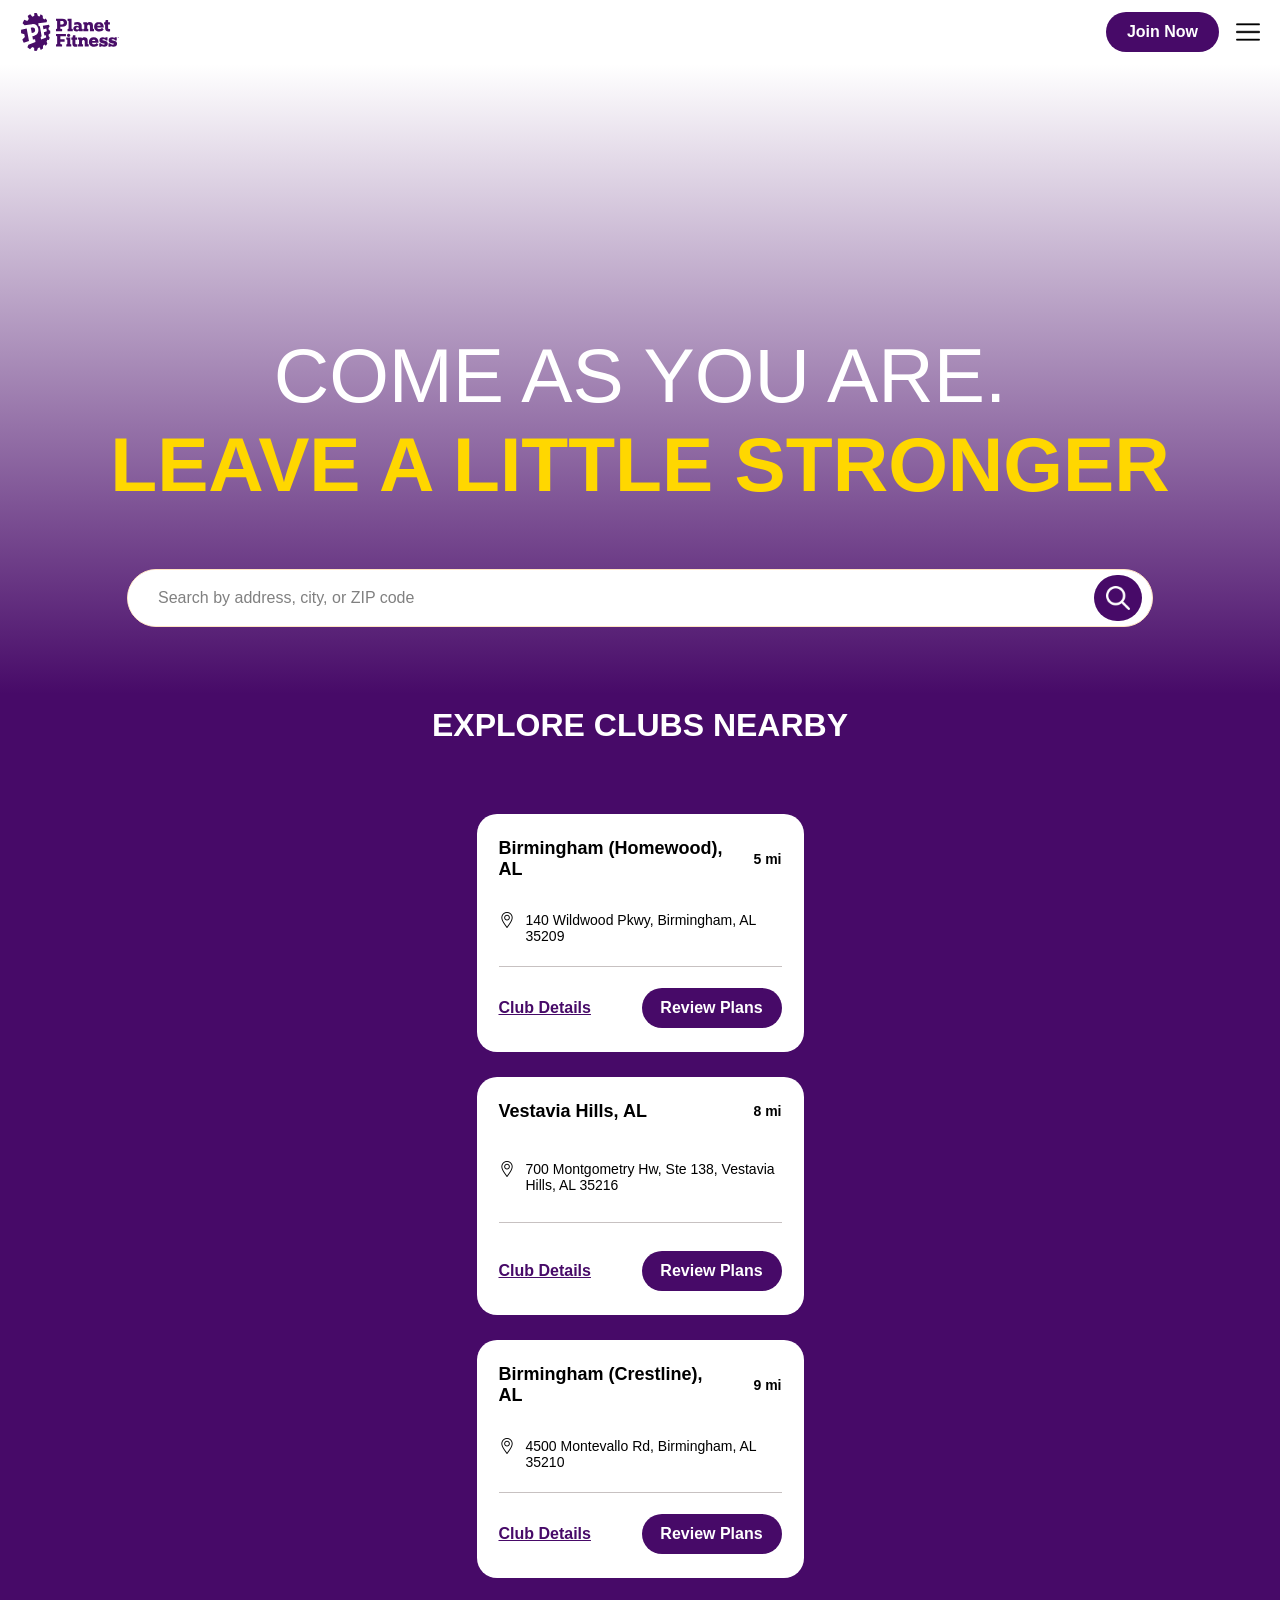
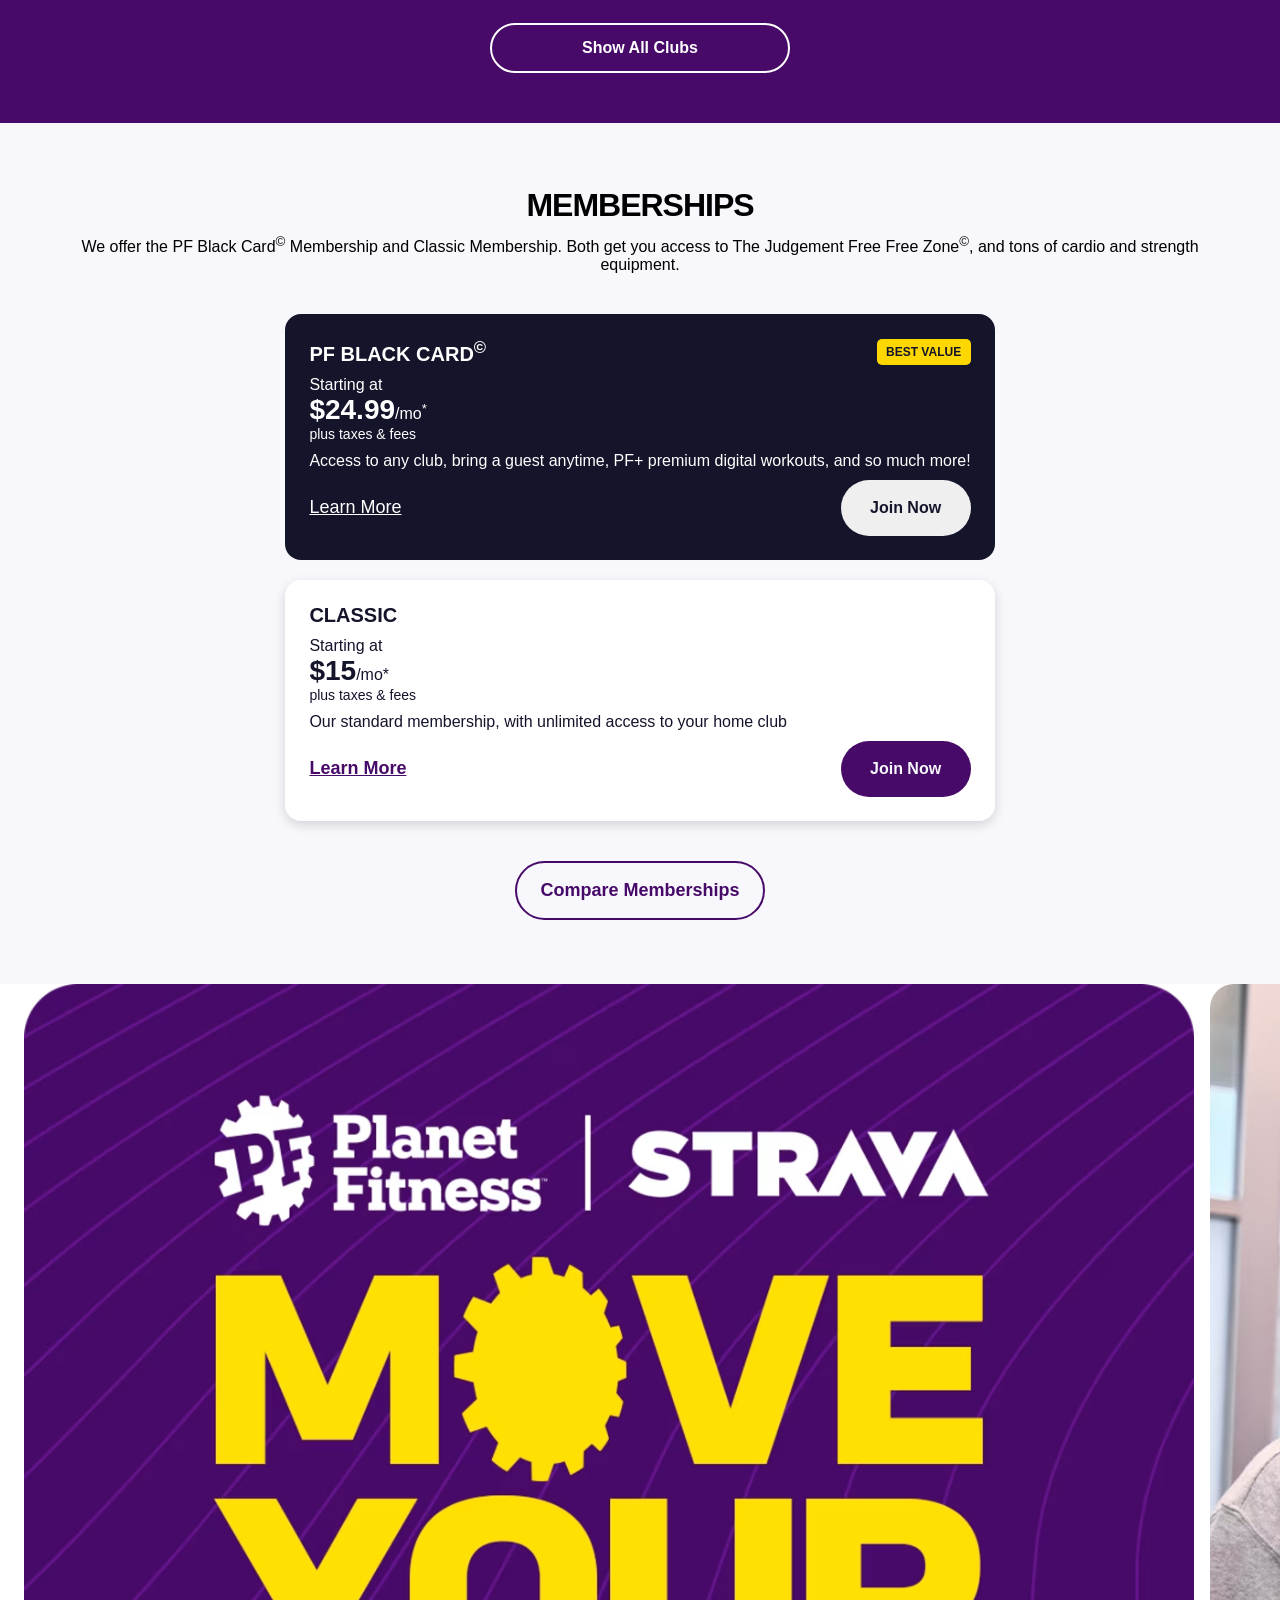
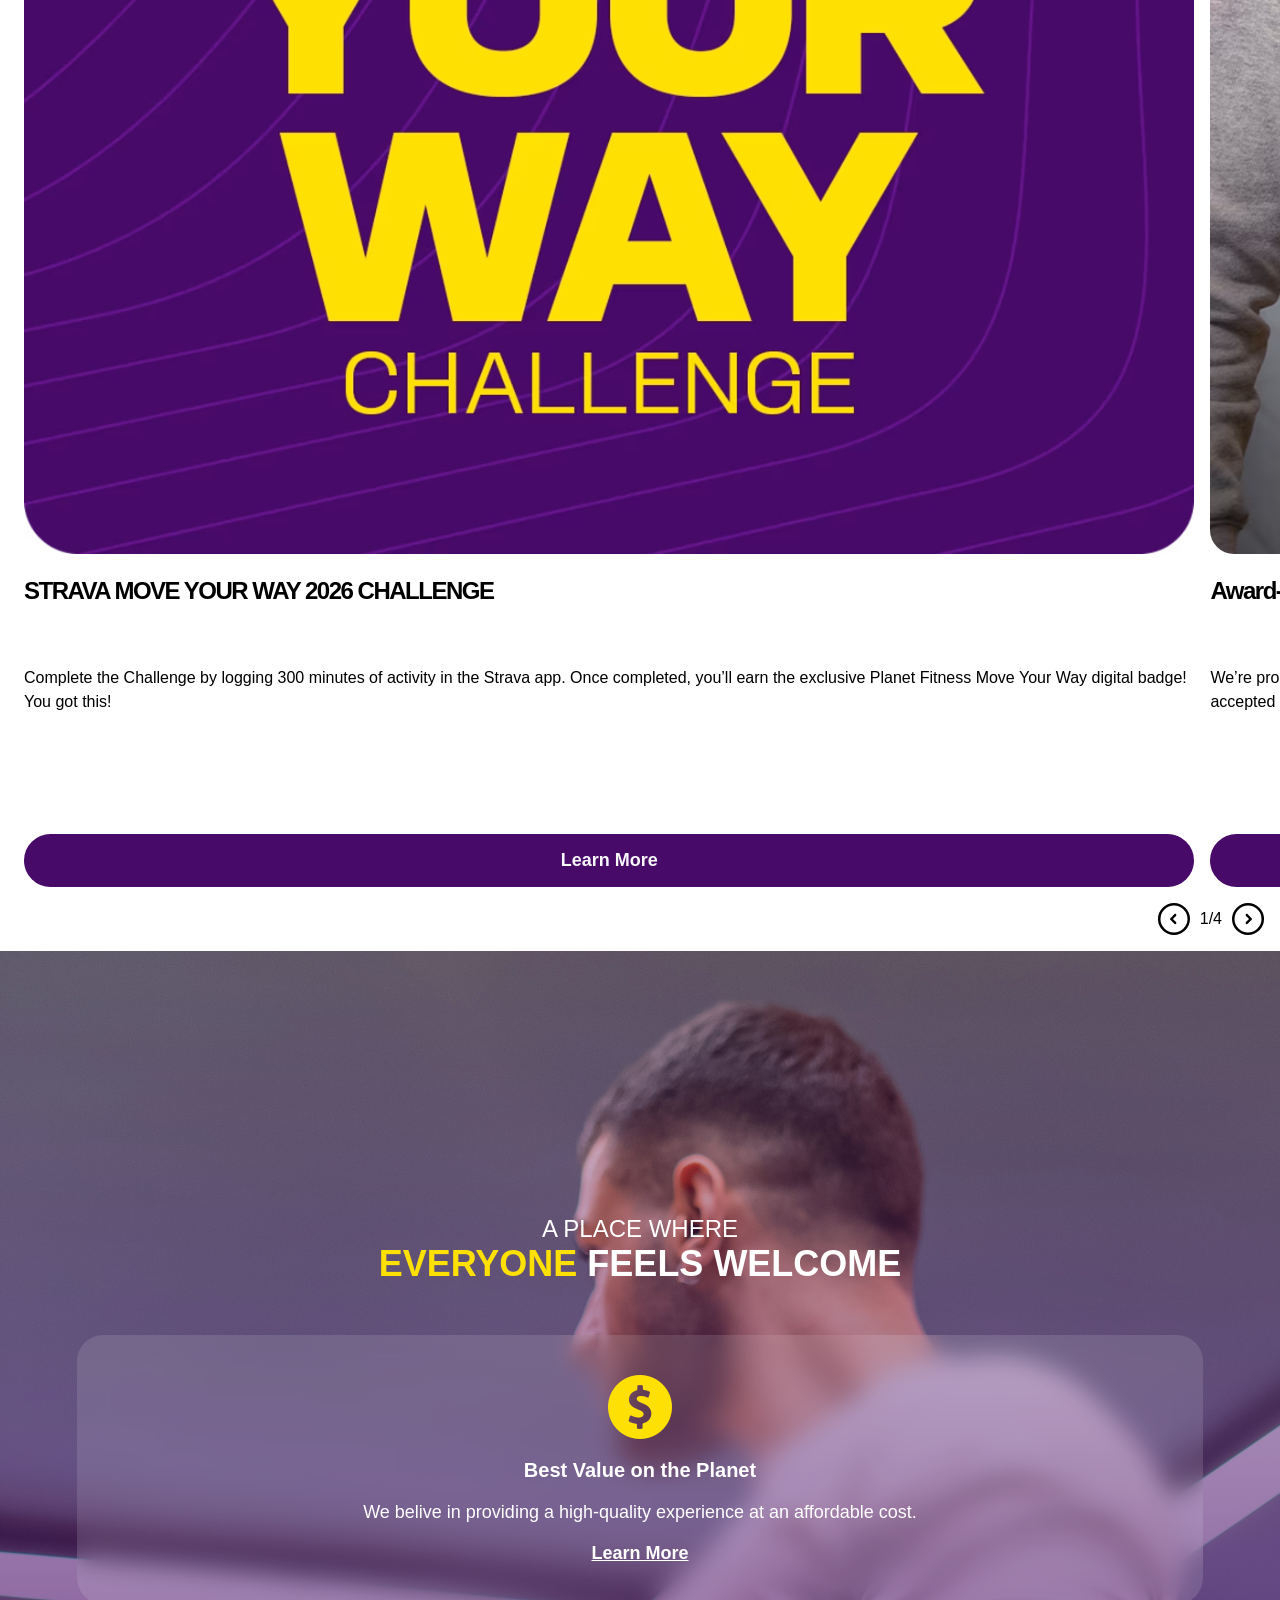
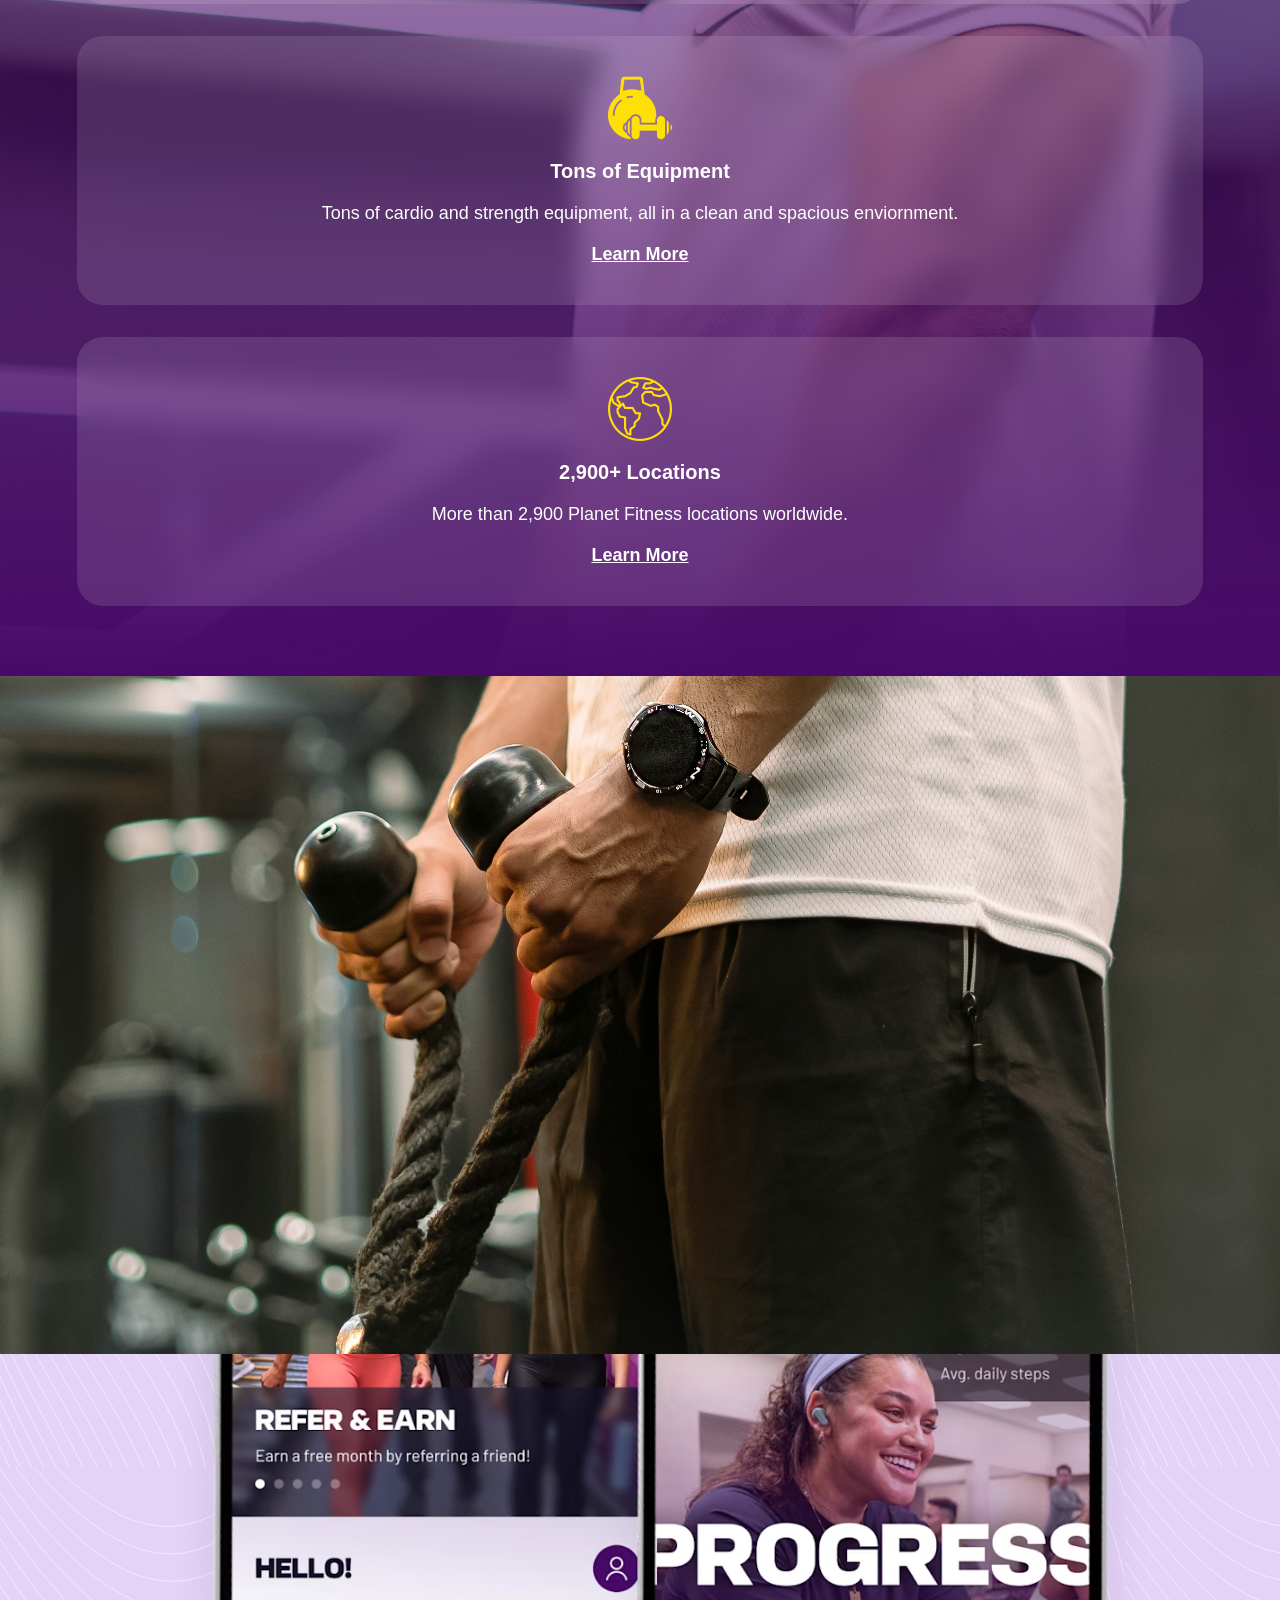
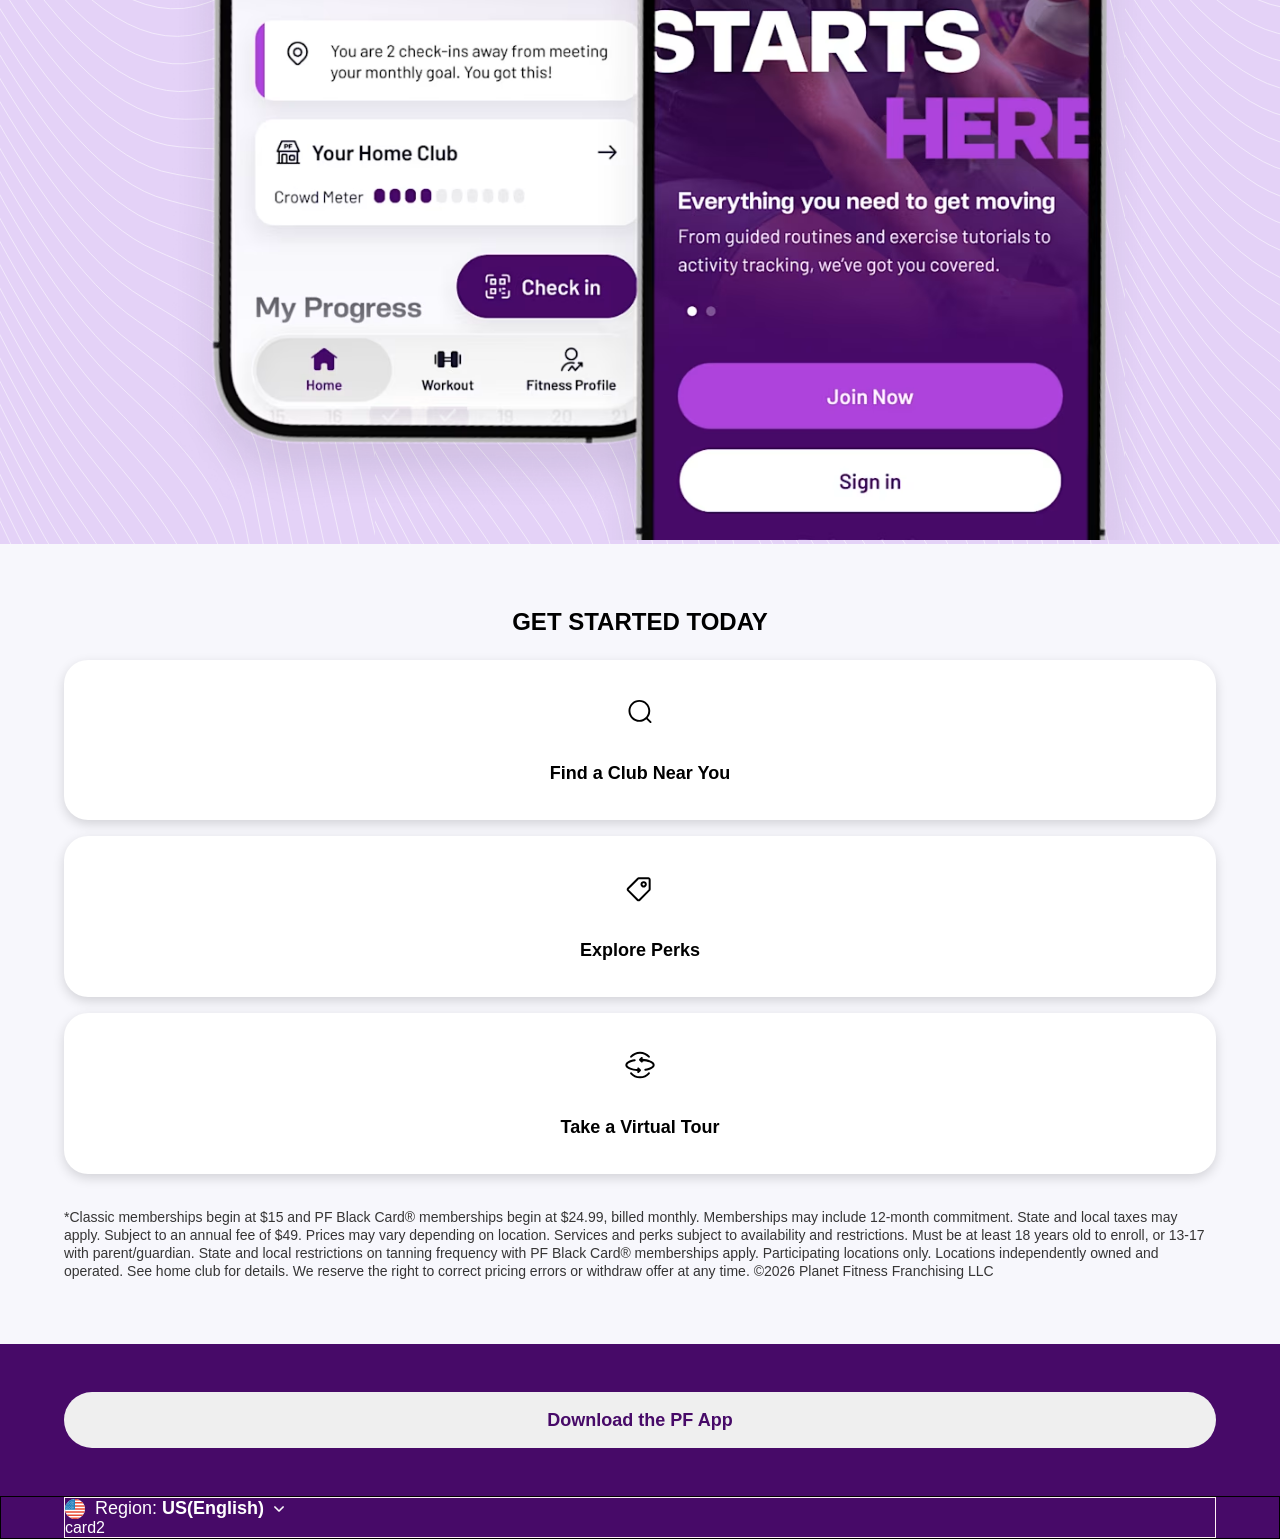
<file: index.html>
<!DOCTYPE html>
<html lang="en">

<head>
    <meta charset="UTF-8">
    <meta name="viewport" content="width=device-width, initial-scale=1.0">
    <title>Sahil Fitness Gym</title>
    <link rel="stylesheet" href="./index.css" />
    <link rel="icon" type="image/png" href="./Images/search.png">

    <link rel="preconnect" href="https://fonts.googleapis.com">
</head>

<body>

    <!-- Navbar -->
    <header id="main-header">
        <img src="./Images/Logo.svg" id="header-logo">
        <div id="header-right">
            <button>Join Now</button>
            <img src="./Images/hamberger.png" id="icon" />
        </div>
    </header>

    <!-- When you want pop-up make body to overflow as hidden -->
    <section id="popup">

        <div id="popup-container">
            <header id="popup-header">
                <img src="./Images/Logo.svg" id="popup-header-logo" />
                <img src="./Images/cross.png" id="popup-close" />
            </header>

            <div id="popup-content">

                <div class="line"></div>

                <div class="popup-content-heading">
                    <p class="popup-content-heading-text">Memberships</p>
                    <img class="popup-content-heading-icon" src="./Images/icons/right-icon.svg"/>
                </div>

                <div class="line"></div>

                <div class="popup-content-dropdown">
                    <div class="popup-content-dropdown-heading" id="why-pf-heading">
                        <p class="popup-content-heading-text">Why PF</p>
                        <img class="popup-content-heading-icon down-arrow" id="why-pf-icon" src="./Images/icons/right-icon.svg" />
                    </div>
                    <!-- Make it flex on click JS -->
                    <div class="popup-content-dropdown-list">
                        <p>Why Planet Fitness</p>
                        <p>About Planet Fitness</p>
                        <p>PF Purpose</p>
                        <p>Member Perks</p>
                    </div>
                </div>

                <div class="line"></div>

                <div class="popup-content-dropdown">
                    <div class="popup-content-dropdown-heading" id="work-out-with-us">
                        <p class="popup-content-heading-text">Work Out With Us</p>
                        <img class="popup-content-heading-icon down-arrow" id="work-out-with-us-icon" src="./Images/icons/right-icon.svg" />
                    </div>
                    <!-- Make it flex on click JS -->
                    <div class="popup-content-dropdown-list"  id="work-out-with-us-list">
                        <p>Our Clubs</p>
                        <p>PF App</p>
                        <p>Blog</p>
                    </div>
                </div>

                <div class="line"></div>

                <div class="popup-content-heading">
                    <p class="popup-content-heading-text">PF Store</p>
                    <!-- Not applying a class to below because it is already in that size -->
                    <img src="./Images/icons/externallink-icon.svg" />  
                </div>
                
                <div class="line"></div>

                
                <div id="popup-region">
                    <!-- Drowpdown languagas -->
                    <div id="popup-region-heading">
                        <div id="popup-region-heading-left">
                            <img src="./Images/icons/us-flag.svg"/>
                            <p>Region: <span class="purple-highlight" id="popup-region-selected">US (English)</span></p>
                        </div>
                        <img class="popup-content-heading-icon" id="pop-dropdow=heading-arrow" src="./Images/icons/right-icon.svg"/>
                    </div>

                    <div id="popup-region-list">
                        <div>
                            <img src="./Images/icons/us-flag.svg"/>
                            <p>US (English)</p>
                        </div>
                        <div>
                            <img src="./Images/icons/us-flag.svg"/>
                            <p>US (Spanish)</p>
                        </div>

                        <div>
                            <img src="./Images/icons/india-flag.png" id="india"/>
                            <p>India (English)</p>
                        </div>
                        <div>
                            <img src="./Images/icons/mexico-flag.svg"/>
                            <p>Mexio (Spanish)</p>
                        </div>
                        <div>
                            <img src="./Images/icons/canada-icon.svg"/>
                            <p>Canada (English)</p>
                        </div>
                    </div>
                    
                </div>

                <div class="popup-content-footer">
                    <img src="./Images/icons/SignIn-icon.svg"/>
                    <p>My Account</p>
                </div>

                <div class="popup-content-footer">
                    <img src="./Images/icons/CircledQuestion-icon.svg" id="question-mark"/>
                    <p>Need Help?</p>
                </div>

            </div>
        </div>


    </section>

    <!-- Section1 : Search bar and all -->
    <div id="section-one">
        <!-- This is for video background -->
        <video autoplay muted loop playsinline>
            <source src="./videos/gym.mp4" type="video/mp4">
        </video>

        <!-- This is for background color -->
        <div id="background-color"></div>

        <!-- Actual content -->
        <div id="section-one-content">
            <div id="section-one-top">
                <h1 id="section-one-top-first">COME AS YOU ARE.</h1>
                <h1 id="section-one-top-highlight">LEAVE A LITTLE STRONGER</h1>
            </div>
            <div id="section-one-middle">
                <input type="text" placeholder="Search by address, city, or ZIP code">
                <div>
                    <img src="./Images/search.png" />
                </div>
            </div>

            <div id="section-one-bottom">
                <h1>EXPLORE CLUBS NEARBY</h1>
            </div>
        </div>

    </div>

    <!-- Near by Gym cards -->
    <div id="section-two">
        <div id="section-two-cards-outside-container">

            <div class="section-two-cards">
                <div class="section-two-cards-container">
                    <div class="section-two-cards-header">
                        <div class="section-two-cards-header-1">Birmingham (Homewood), AL</div>
                        <div class="section-two-cards-header-2">5 mi</div>
                    </div>
                    <div class="section-two-cards-location">
                        <img src="./Images/location.png" />
                        <div class="section-two-cards-location-2">140 Wildwood Pkwy, Birmingham, AL 35209</div>
                    </div>
                    <div class="section-two-cards-hr">

                    </div>
                    <div class="section-two-cards-footer">
                        <div class="section-two-cards-footer-1">Club Details</div>
                        <button>Review Plans</button>
                    </div>
                </div>
            </div>

            <div class="section-two-cards">
                <div class="section-two-cards-container">
                    <div class="section-two-cards-header">
                        <div class="section-two-cards-header-1">Vestavia Hills, AL</div>
                        <div class="section-two-cards-header-2">8 mi</div>
                    </div>
                    <div class="section-two-cards-location">
                        <img src="./Images/location.png" />
                        <div class="section-two-cards-location-2">700 Montgometry Hw, Ste 138, Vestavia Hills, AL 35216
                        </div>
                    </div>
                    <div class="section-two-cards-hr">

                    </div>
                    <div class="section-two-cards-footer">
                        <div class="section-two-cards-footer-1">Club Details</div>
                        <button>Review Plans</button>
                    </div>
                </div>
            </div>

            <div class="section-two-cards">
                <div class="section-two-cards-container">
                    <div class="section-two-cards-header">
                        <div class="section-two-cards-header-1">Birmingham (Crestline), AL</div>
                        <div class="section-two-cards-header-2">9 mi</div>
                    </div>
                    <div class="section-two-cards-location">
                        <img src="./Images/location.png" />
                        <div class="section-two-cards-location-2">4500 Montevallo Rd, Birmingham, AL 35210</div>
                    </div>
                    <div class="section-two-cards-hr">

                    </div>
                    <div class="section-two-cards-footer">
                        <div class="section-two-cards-footer-1">Club Details</div>
                        <button>Review Plans</button>
                    </div>
                </div>
            </div>

            <div id="section-two-show-btn">
                <button>Show All Clubs</button>
            </div>

        </div>

    </div>

    <!-- Memberships -->
    <div id="section-three">
        <div id="section-three-container">
            <div id="section-three-part1">
                <div id="section-three-part1-heading">
                    MEMBERSHIPS
                </div>
                <div id="section-three-part1-body">
                    We offer the PF Black Card<sup>©</sup> Membership and Classic Membership. Both get you access to The
                    Judgement Free Free Zone<sup>©</sup>, and tons of cardio and strength equipment.
                </div>
            </div>

            <!-- Created this middlePart div because we have to change it to flex-row for desktop -->
            <div id="section-three-middlePart">

                <div id="section-three-part2">
                    <div id="section-three-part2-container">
                        <div id="section-three-part2-1">
                            <div id="section-three-part2-1-left">PF BLACK CARD<sup>©</sup></div>
                            <div id="section-three-part2-1-right">BEST VALUE</div>
                        </div>
                        <div id="section-three-part2-2">
                            <p id="section-three-part2-2-1">Starting at</p>
                            <p id="section-three-part2-2-2"><span id="price">$24.99</span>/mo<sup>*</sup></p>
                            <p id="section-three-part2-2-3">plus taxes & fees</p>
                        </div>
                        <div id="section-three-part2-3">
                            Access to any club, bring a guest anytime, PF+ premium digital workouts, and so much more!
                        </div>
                        <div id="section-three-part2-4">
                            <div>Learn More</div>
                            <button>Join Now</button>
                        </div>
                    </div>
                </div>

                <div id="section-three-part3">
                    <div id="section-three-part3-container">
                        <div id="section-three-part3-1">
                            CLASSIC
                        </div>
                        <div id="section-three-part3-2">
                            <p>Starting at</p>
                            <p><span>$15</span>/mo*</p>
                            <p id="section-three-part3-2-3">plus taxes & fees</p>
                        </div>
                        <div id="section-three-part3-3">
                            Our standard membership, with unlimited access to your home club
                        </div>
                        <div id="section-three-part3-4">
                            <div>Learn More</div>
                            <button>Join Now</button>
                        </div>

                    </div>
                </div>
            </div>

            <div id="section-three-part4">
                <button>Compare Memberships</button>
            </div>

        </div>

    </div>

    <!-- Section 4 : Slider-->

    <section id="section-four">

        <div id="section-four-slider">
            
            <!-- Container is bcz to scroll -->
            <div id="section-four-slider-container">
                <div id="section-four-slider-card1" class="section-four-slider-card">

                    <img class="card-header" src="./Images/section4/slider-1.avif"/>

                    <div class="card-content">
                        <h2>STRAVA MOVE YOUR WAY 2026 CHALLENGE</h2>
                        <p>Complete the Challenge by logging 300 minutes of activity in the Strava app. Once completed, you’ll earn the exclusive Planet Fitness Move Your Way digital badge! You got this! </p>
                        <button>Learn More</button>
                    </div>
                </div>

                

                <div id="section-four-slider-card2"  class="section-four-slider-card">
                    <img class="card-header" src="./Images/section4/slider-2.avif"/>
                    <div class="card-content">
                        <h2>Award-Winning Member Support</h2>
                        <p>We’re proud to be recognized on America’s Best Customer Service list, a reflection of our team’s commitment to creating a friendly environment where everyone feels accepted and respected.</p>
                        <button>Learn More</button>
                    </div>
                </div>
                
                <div id="section-four-slider-card2"  class="section-four-slider-card">
                    <img class="card-header" src="./Images/section4/slider-3.avif"/>
                    <div class="card-content">
                        <h2>WELCOME TO PLANET FITNESS</h2>
                        <p>We’ve created a comfortable, safe and energetic environment for everyone. A space where you can go at your own pace, and do your own thing without ever having to worry about being judged.</p>
                        <button>Learn More</button>
                    </div>
                </div>

                <div id="section-four-slider-card2"  class="section-four-slider-card">
                    <img class="card-header" src="./Images/section4/slider-4.avif"/>
                    <div class="card-content">
                        <h2>TAKE A VIRTUAL CLUB TOUR!</h2>
                        <p>Join us on a virtual club tour around a Planet Fitness. You’ll learn all about the different areas of the club and Teddy will show you how to get the most out of a membership and where you can start your fitness journey.</p>
                        <button>Learn More</button>
                    </div>
                </div>
                
            </div>

        </div>

        <div id="section-four-controllers">
            <img src="./Images/section4/Arrow.svg" id="left-icon"/>
            <p><span id="current-slide">1</span>/4</p>
            <img src="./Images/section4/Arrow.svg" id="right-icon"/>
        </div>

    </section>






    <!-- Section 5 :  -->
    <section id="section-five">
        <div id="section-five-background-image">
            <img src="./Images/section5/poster.jpg" />
        </div>

        <!-- Below div is for making the gradient -->
        <div id="section-five-background-gradient"></div>

        <div id="section-five-content">
            <div id="section-five-content-1">
                <p>A PLACE WHERE</p>
                <h2><span id="highlight">EVERYONE</span> FEELS WELCOME</h2>
            </div>

            <div id="section-five-content-2">
                <div id="section-five-content-2-card1">
                    <img src="./Images/section5/coin.png" />
                    <h3>Best Value on the Planet</h3>
                    <p>We belive in providing a high-quality experience at an affordable cost.</p>
                    <p class="underline bolder">Learn More</p>
                </div>

                <div id="section-five-content-2-card2">
                    <img src="./Images/section5/gym-equipment.png" />
                    <h3>Tons of Equipment</h3>
                    <p>Tons of cardio and strength equipment, all in a clean and spacious enviornment.</p>
                    <p class="underline bolder">Learn More</p>
                </div>
                <div id="section-five-content-2-card3">
                    <img src="./Images/section5/worldwide.png" />
                    <h3>2,900+ Locations</h3>
                    <p>More than 2,900 Planet Fitness locations worldwide.</p>
                    <p class="underline bolder">Learn More</p>
                </div>
            </div>
        </div>
    </section>

    <!-- Section 6 : Download PF App -->
    <section id="section-six">
        <div id="section-six-container">
            <div id="section-six-1">
                <h2>
                    Bring the
                    <br>
                    Judgement Free Zone® <span>Anywhere</span>
                </h2>
                <div>
                    The PF App has it all – pick the best time to visit your club with the Crowd Meter, track your
                    activities, access hundreds of digital on-demand workouts, and more! Ready to get movin’?
                </div>
                <button>Download the PF App</button>
            </div>


            <div id="section-six-2">
                <img src="./Images/section6/phone.png" />
            </div>

        </div>
    </section>






    <!-- Section 7 :  -->








    <!-- Section 8 :  -->
    <section id="section-8">
        <div id="section-8-container">
            <div id="section-8-header">GET STARTED TODAY</div>
            <div id="section-8-middle">
                <div>
                    <img src="./Images/section8/MagnifierSearch-icon.svg"/>
                    <p>Find a Club Near You</p>
                </div>
                <div>
                    <img src="./Images/section8/Perks-icon.svg"/>
                    <p>Explore Perks</p>
                </div>
                <div>
                    <img src="./Images/section8/VirtualTour-icon.svg"/>
                    <p>Take a Virtual Tour</p>
                </div>
            </div>

            <p id="section-8-footer"> 
                *Classic memberships begin at $15 and PF Black Card® memberships begin at $24.99, billed monthly. Memberships may include 12-month commitment. State and local taxes may apply. Subject to an annual fee of $49. Prices may vary depending on location. Services and perks subject to availability and restrictions. Must be at least 18 years old to enroll, or 13-17 with parent/guardian. State and local restrictions on tanning frequency with PF Black Card® memberships apply. Participating locations only. Locations independently owned and operated. See home club for details. We reserve the right to correct pricing errors or withdraw offer at any time. ©2026 Planet Fitness Franchising LLC
            </p>
        </div>
    </section>


    <!-- Section 9 : Download button -->
    <section id="section-9">
        <div id="section-9-container">
            <img src="./Images/section9/Logo-Brand-Footer.svg"/>
            <button>Download the PF App</button>
        </div>
    </section>


    <!-- Section 10 : Footer -->
    <footer>
        <div id="footer-container">
            <div id="footer-dropdown">
                <img src="./Images/icons/us-flag.svg"/>
                <p>Region: <span id="bolder-text">US(English)</span></p>
                <img src="./Images/footer/arrow.png" id="down-arrow"/>
            </div>
            
            <div>
                card2
            </div>
            
        </div>
    </footer>











</body>
<script src="./index.js"></script>

</html>
</file>
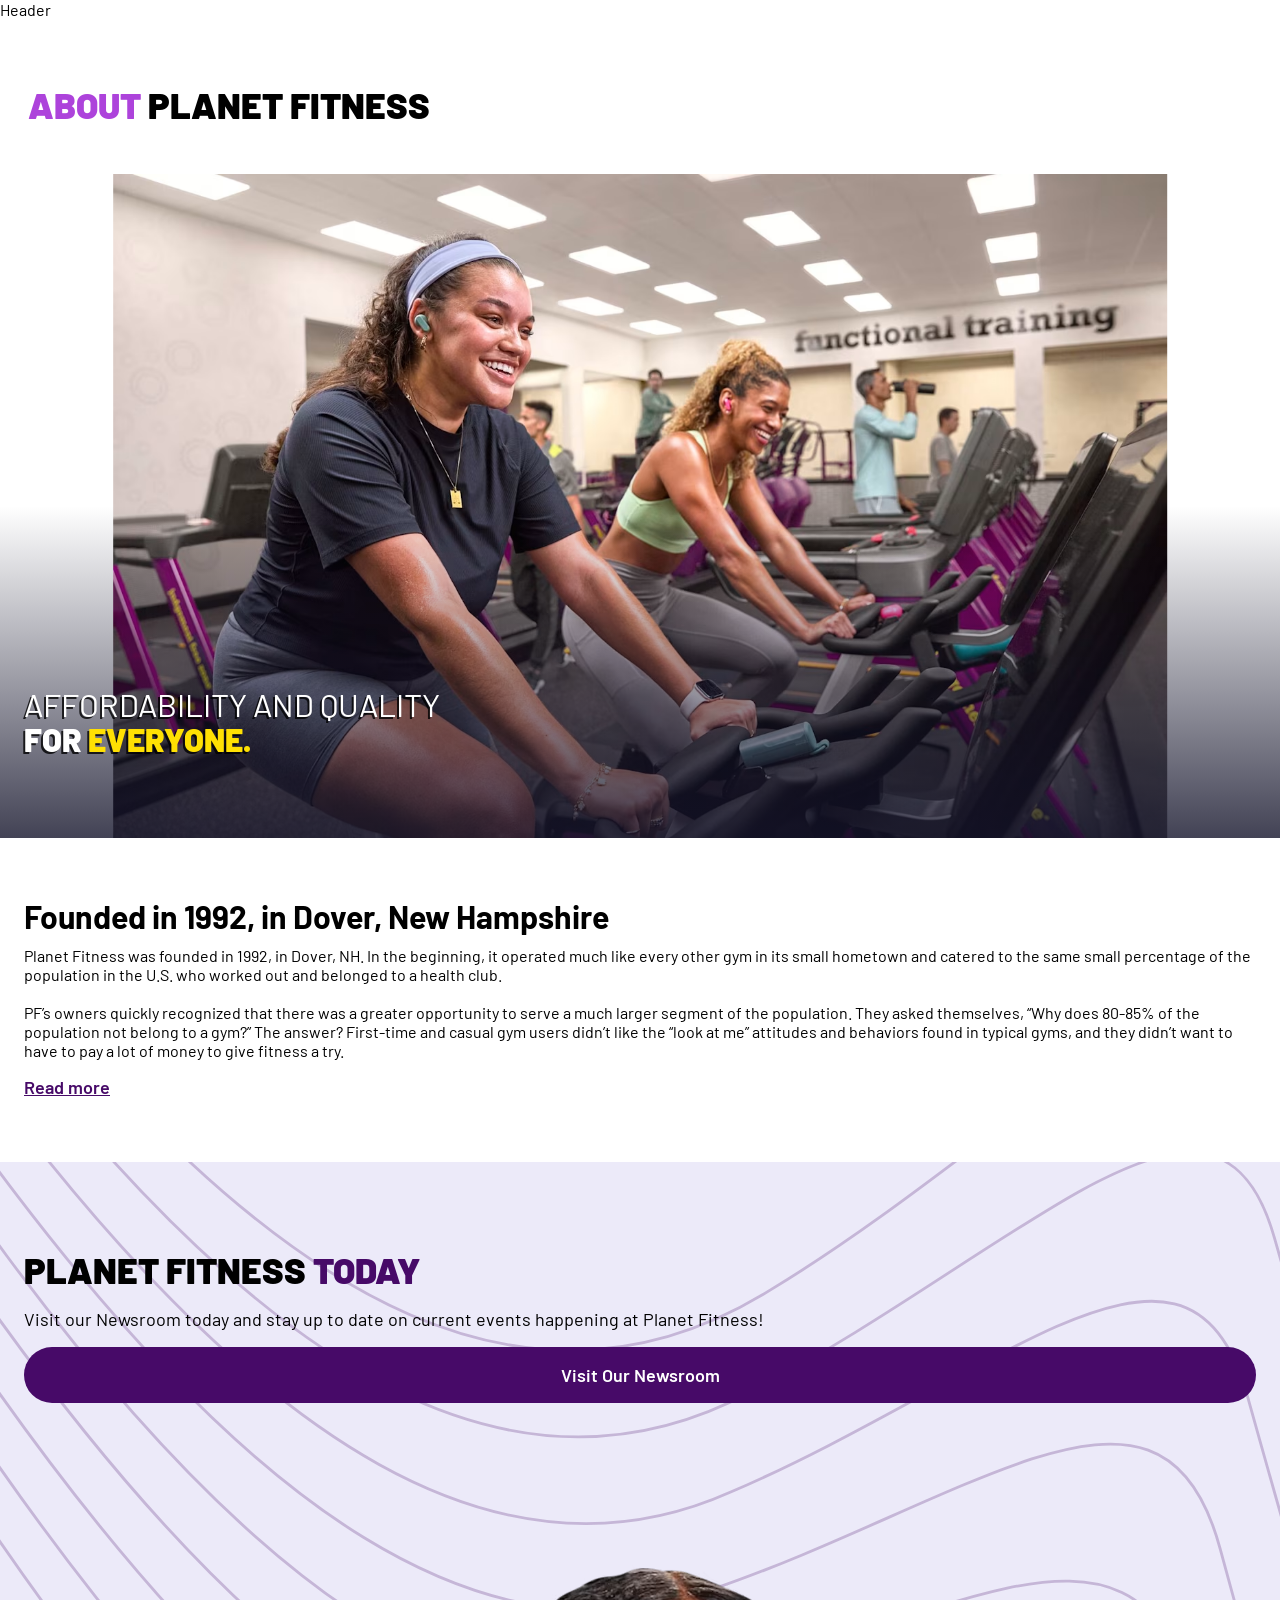
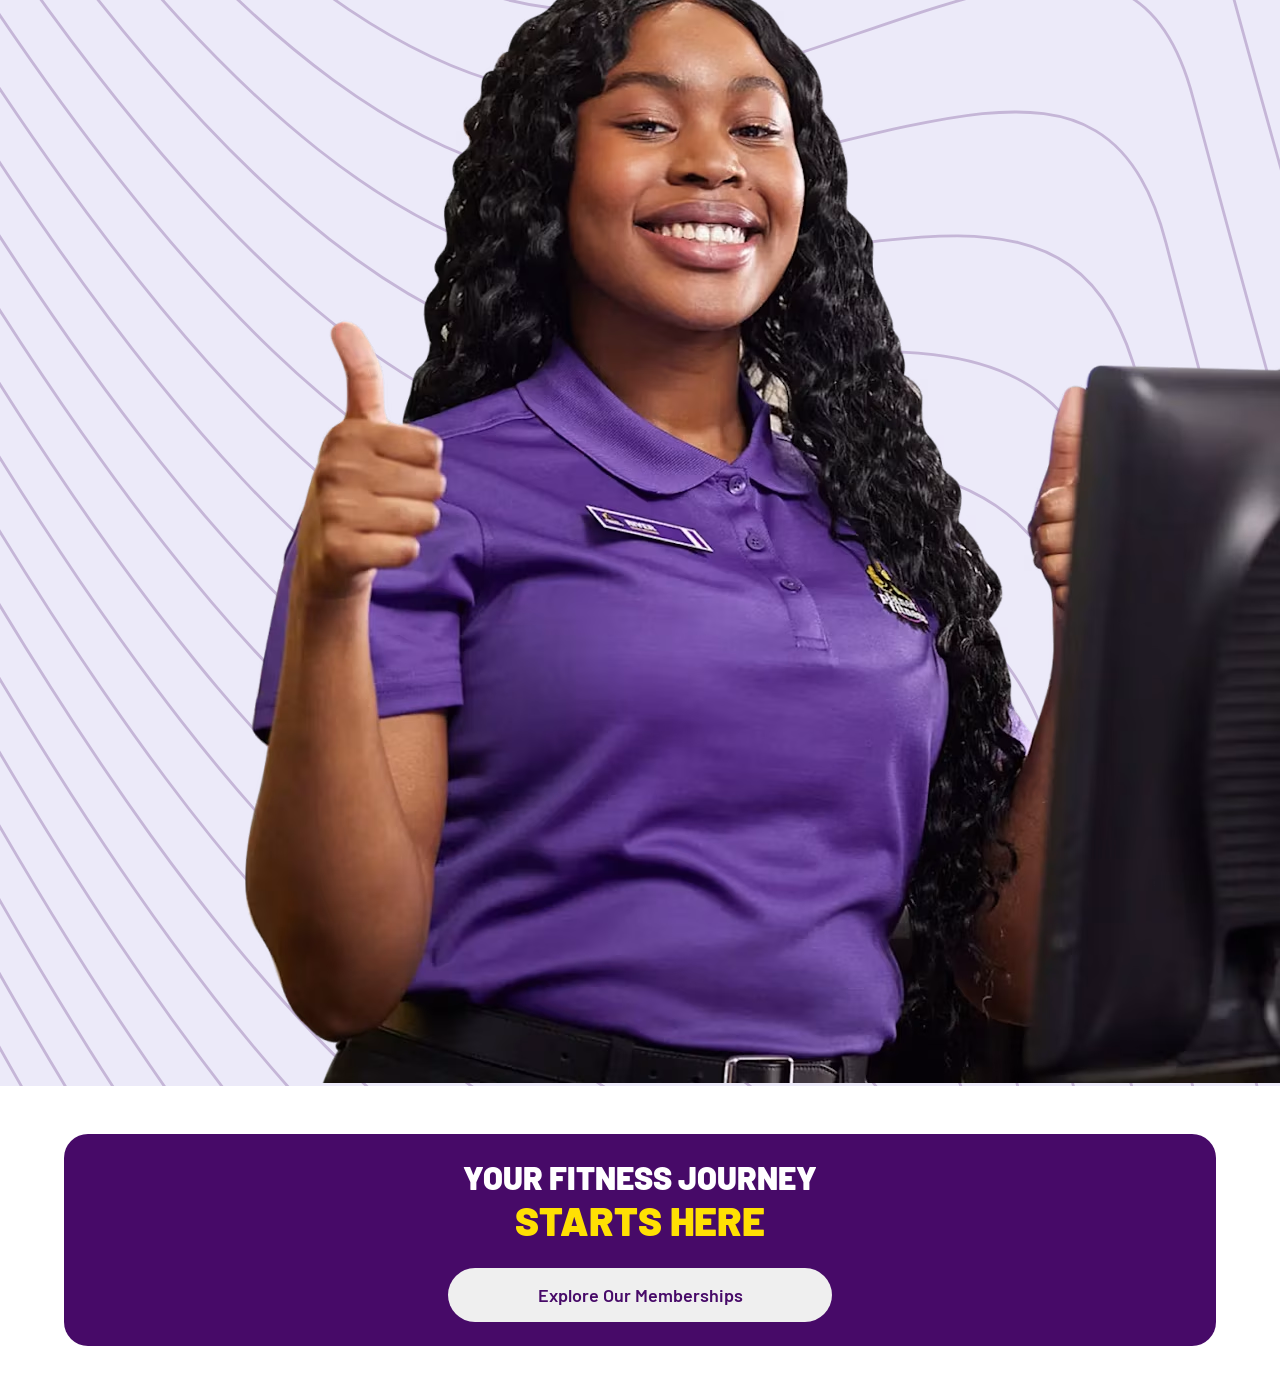
<file: pages/about-planet-fitness.html>
<!DOCTYPE html>
<html lang="en">
<head>
    <meta charset="UTF-8">
    <meta name="viewport" content="width=device-width, initial-scale=1.0">
    <title>About PF</title>
    <link rel="stylesheet" href="../css/about-planet-fitness.css"/>

    <link rel="preconnect" href="https://fonts.googleapis.com">
    <link rel="preconnect" href="https://fonts.gstatic.com" crossorigin>
    <link
        href="https://fonts.googleapis.com/css2?family=Barlow:ital,wght@0,100;0,200;0,300;0,400;0,500;0,600;0,700;0,800;0,900;1,100;1,200;1,300;1,400;1,500;1,600;1,700;1,800;1,900&family=Google+Sans+Flex:opsz,wght@6..144,1..1000&family=Open+Sans:ital,wght@0,300..800;1,300..800&display=swap"
        rel="stylesheet">
</head>
<body>
    <header>
        Header
    </header>


    <section id="section-1">
        <p><span>About </span>Planet Fitness</p>
    </section>

    <section id="section-2">
        <div id="section-2-gradient"></div>
        <img src="../assets/about-planet-fitness/section2.avif"/>
        <div id="section-2-content">
            <div id="section-2-content-container">
                <h2 id="section-2-content-1">Affordability and quality</h2>
                <h2 id="section-2-content-2">For <span>Everyone.</span></h2>
            </div>
        </div>
    </section>

    <section id="section-3">
        <div id="section-3-container">
            <h2>Founded in 1992, in Dover, New Hampshire</h2>
            <p>
                Planet Fitness was founded in 1992, in Dover, NH. In the beginning, it operated much like every other gym in its small hometown and catered to the same small percentage of the population in the U.S. who worked out and belonged to a health club. 
                <br>
                <br>
                PF’s owners quickly recognized that there was a greater opportunity to serve a much larger segment of the population. They asked themselves, “Why does 80-85% of the population not belong to a gym?” The answer? First-time and casual gym users didn’t like the “look at me” attitudes and behaviors found in typical gyms, and they didn’t want to have to pay a lot of money to give fitness a try.
            </p>
            <p class="hide">
                So they completely changed the gym environment, both in attitude and format, creating the non-intimidating, low-cost model that has revolutionized the gym industry. Planet Fitness became known as the “Judgement Free Zone®” – a welcoming and friendly community where people could feel comfortable regardless of their fitness level. 
                <br>
                <br>
                Today, Planet Fitness has become one of the largest and fastest-growing franchisors and operators of fitness centers in the United States by number of members and locations. With more than 2,900 locations in 50 states, the District of Columbia, Puerto Rico, Canada, Panama, Mexico and Australia, Planet Fitness has continued to spread its unique mission of enhancing people’s lives by providing an affordable, high-quality fitness experience in a welcoming, non-intimidating environment.
            </p>
            <p id="readmore">Read more</p>
        </div>
    </section>

    <section id="section-4">
        <div id="section-4-header">
            <div id="section-4-header-container">
                <h2>Planet Fitness <span>Today</span></h2>
                <p>Visit our Newsroom today and stay up to date on current events happening at Planet Fitness!</p>
                <button>Visit Our Newsroom</button>
            </div>
        </div>
        <div id="section-4-footer">
            <img src="../assets/about-planet-fitness/pf-member-thumbs-up.avif"/>
        </div>
    </section>

    <section id="section-5">
        <div id="section-5-container">
            <p>Your fitness journey</p>
            <p><span>Starts here</span></p>
            <button>Explore Our Memberships</button>
        </div>
    </section>


    <footer>

        
    </footer>

</body>
<script src="../js/about-planet-fitness.js"></script>
</html>
</file>
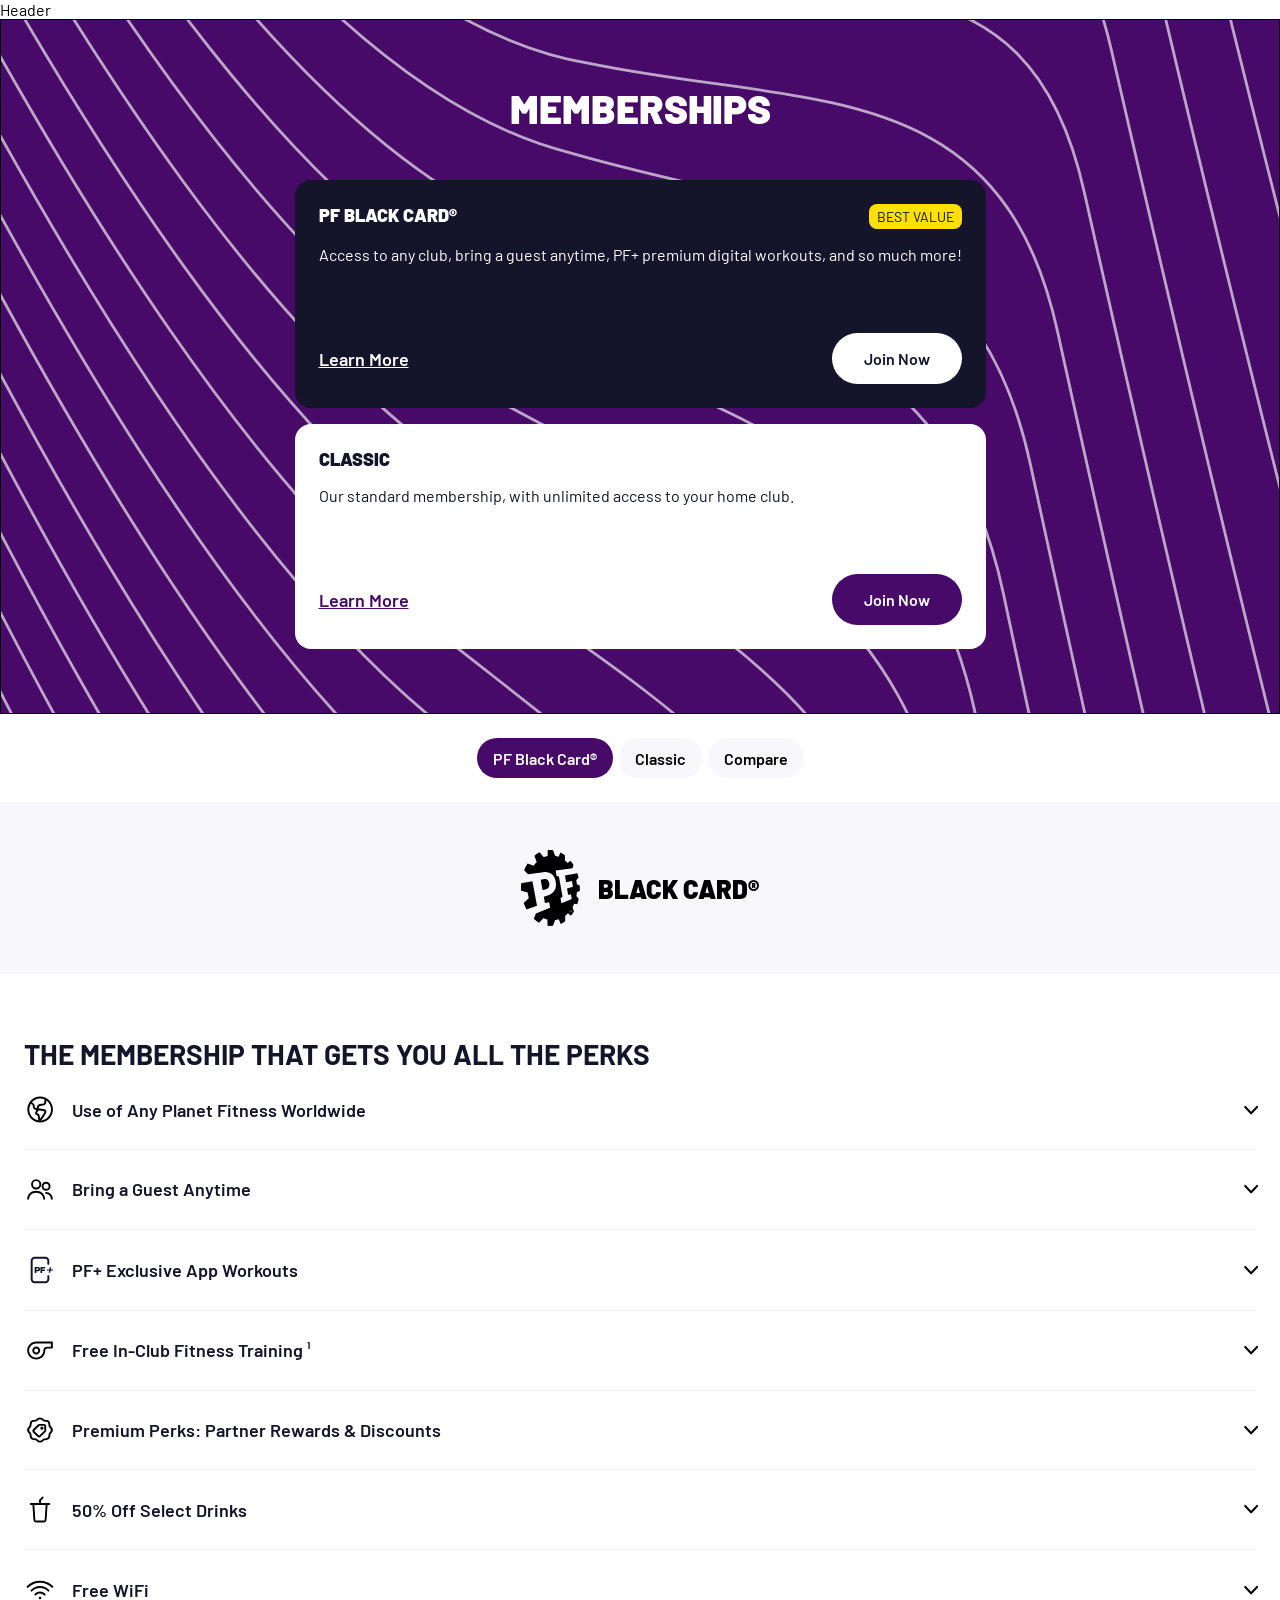
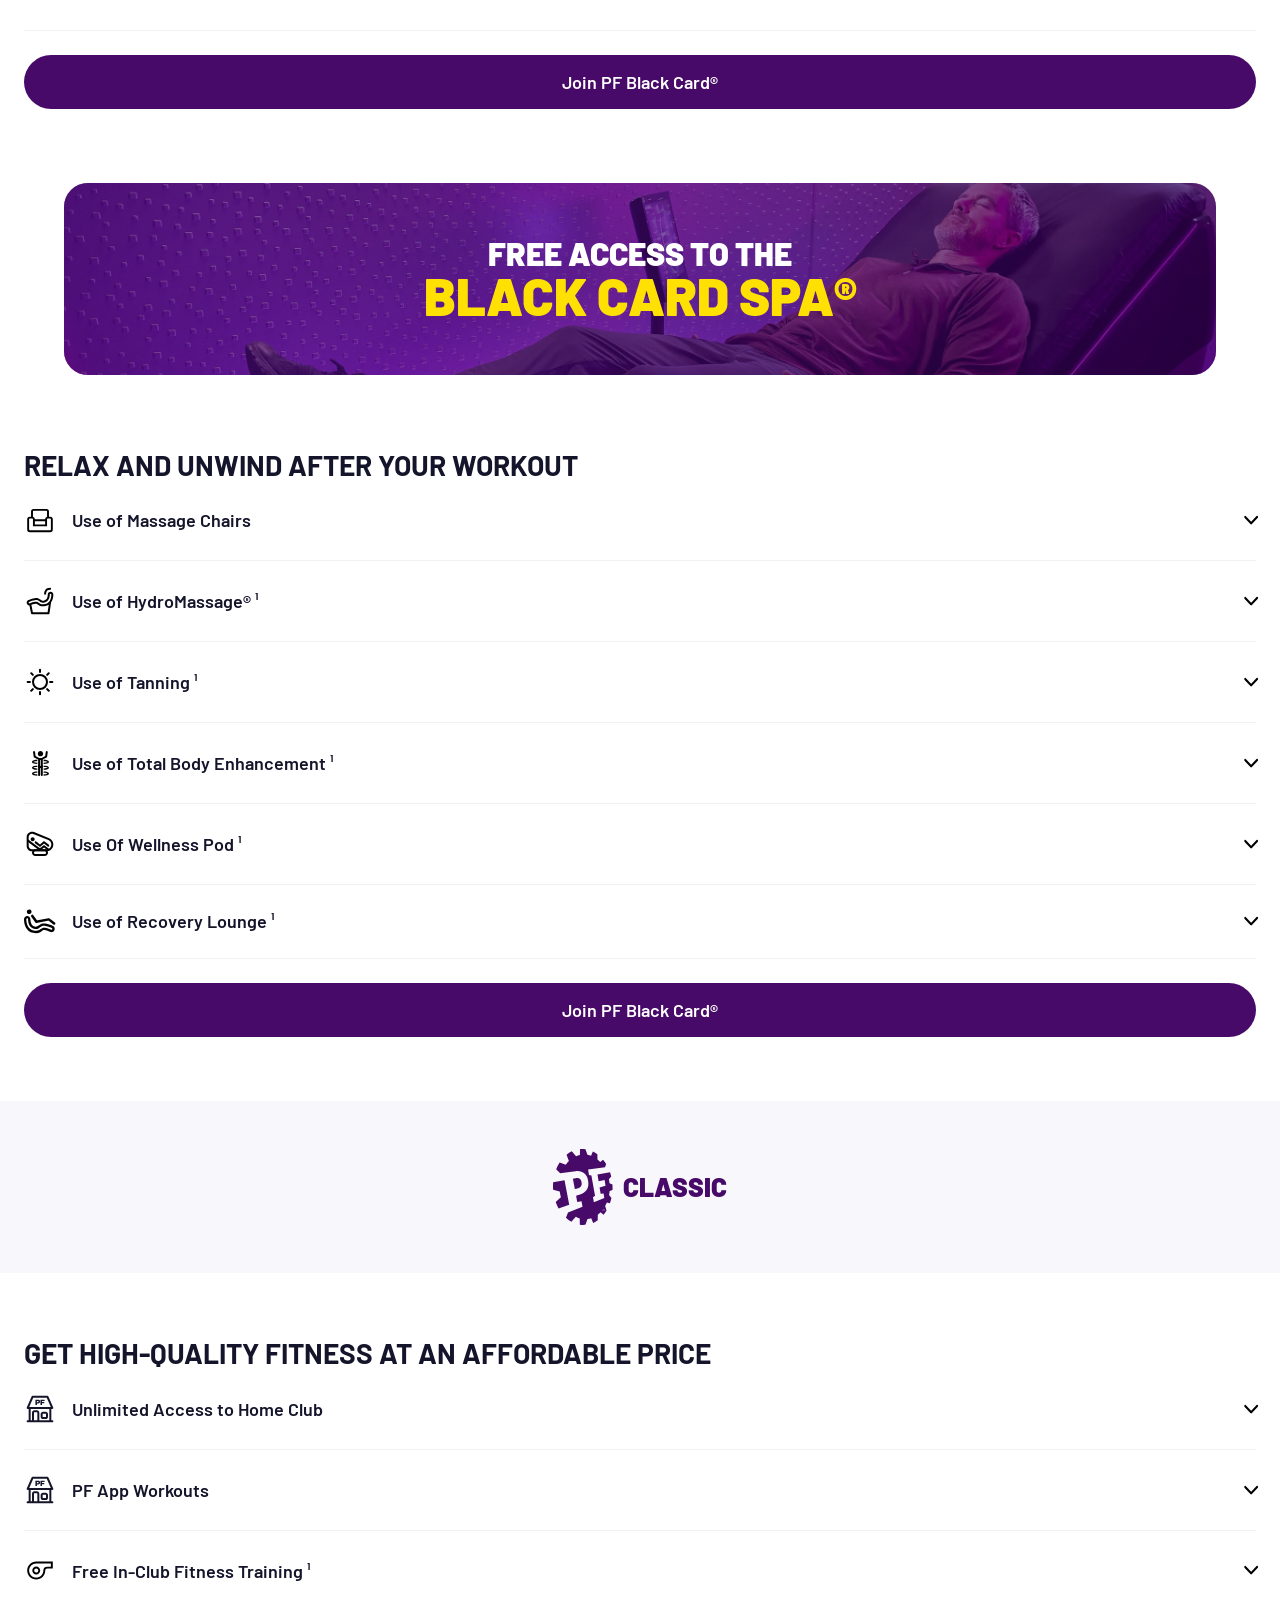
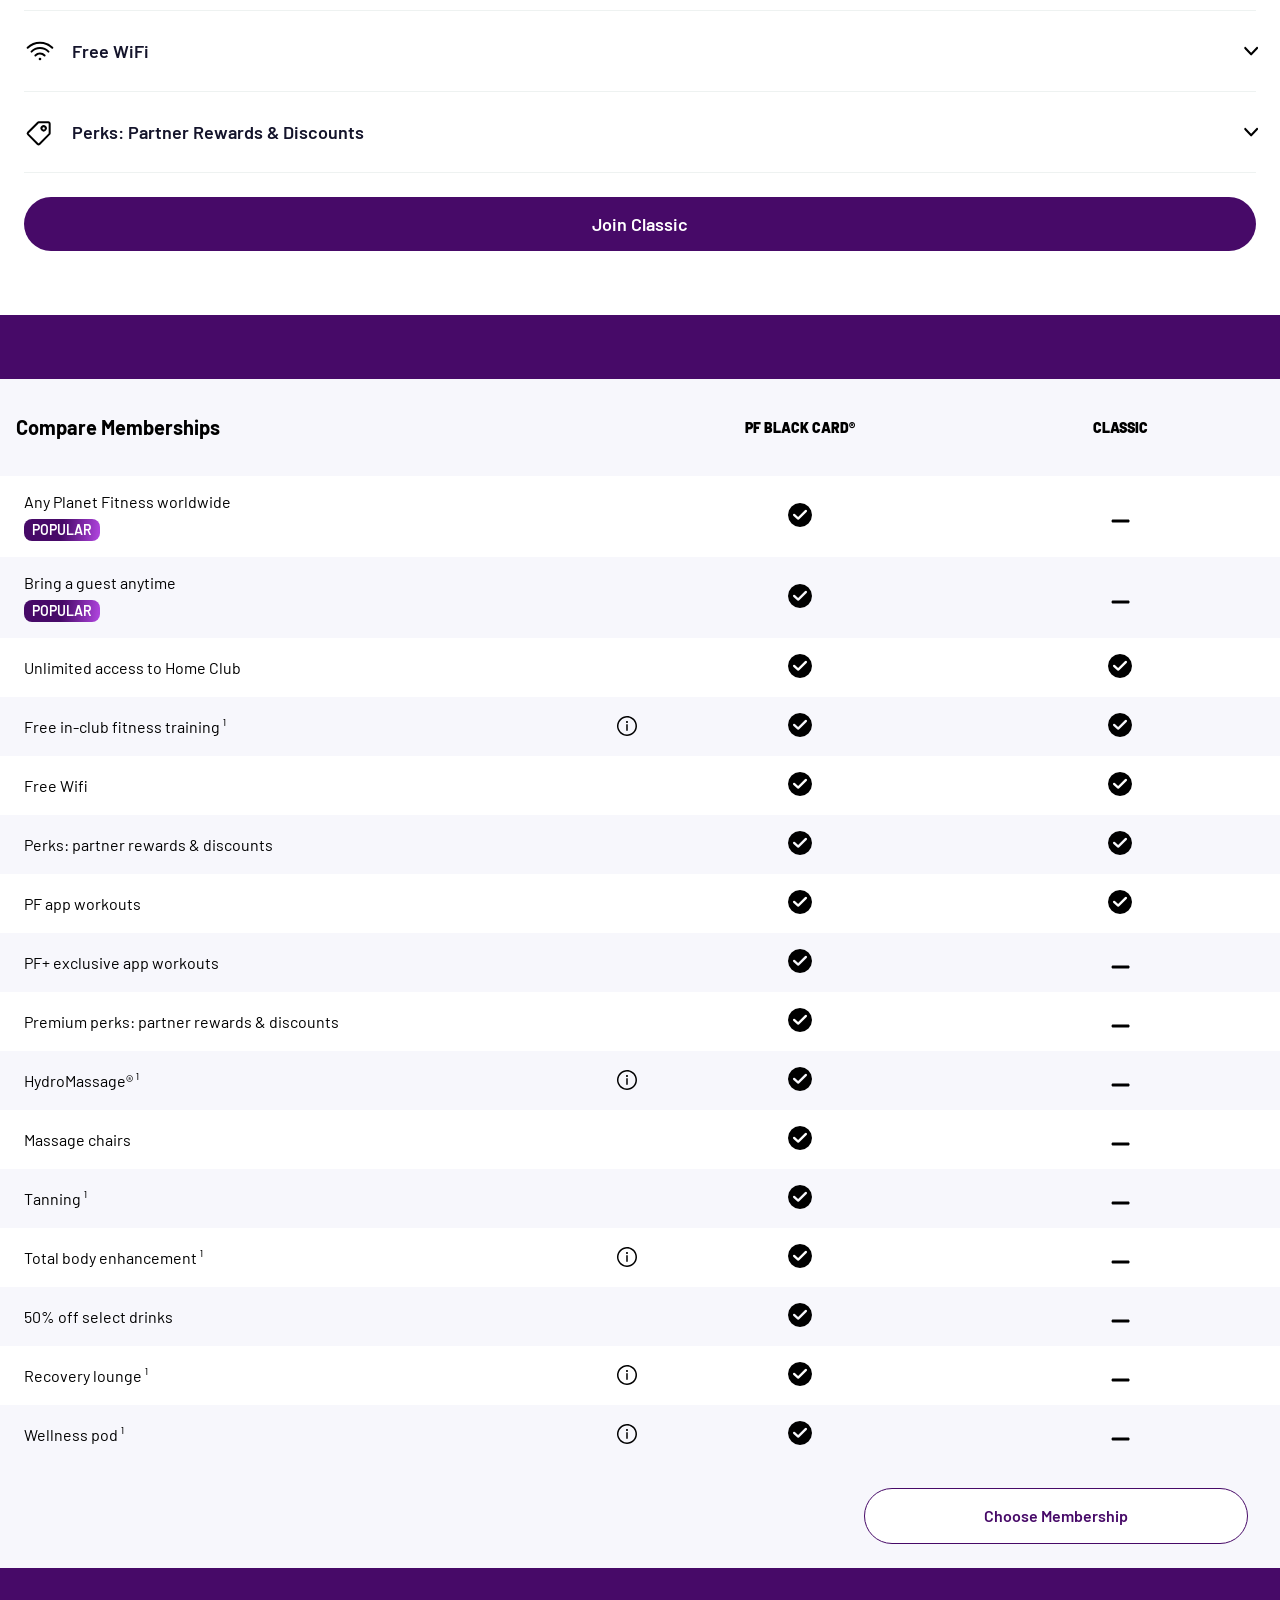
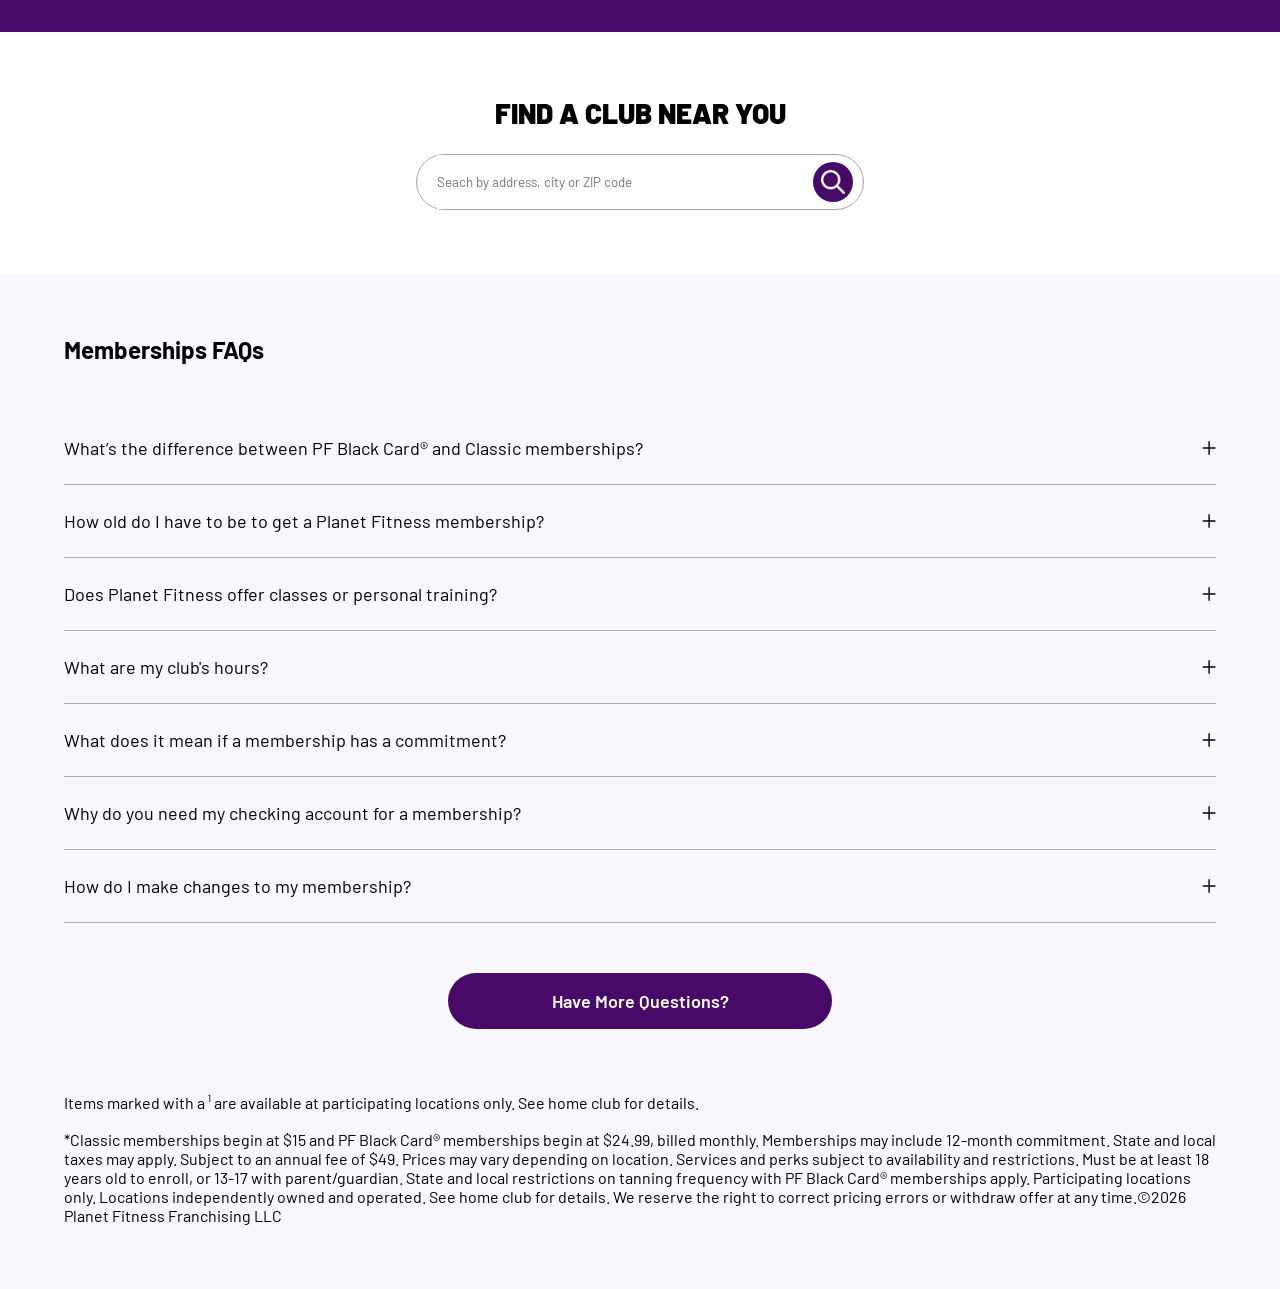
<file: pages/gym-memberships.html>
<!DOCTYPE html>
<html lang="en">

<head>
    <meta charset="UTF-8">
    <meta name="viewport" content="width=device-width, initial-scale=1.0">
    <title>Gym Memberships</title>
    <link rel="stylesheet" href="../css/gym-memberships.css" />

    <link rel="preconnect" href="https://fonts.googleapis.com">
    <link rel="preconnect" href="https://fonts.gstatic.com" crossorigin>
    <link
        href="https://fonts.googleapis.com/css2?family=Barlow:ital,wght@0,100;0,200;0,300;0,400;0,500;0,600;0,700;0,800;0,900;1,100;1,200;1,300;1,400;1,500;1,600;1,700;1,800;1,900&family=Google+Sans+Flex:opsz,wght@6..144,1..1000&family=Open+Sans:ital,wght@0,300..800;1,300..800&display=swap"
        rel="stylesheet">
</head>

<body>

    <header>
        Header
    </header>

    <!-- Section 2 : Membership option -->
    <section id="section-2">
        <div id="section-2-container">

            <div id="section-2-header">
                Memberships
            </div>

            <div id="section-2-card">

                <div id="section-2-card1"  class="section-2-card-holder">
                    <div id="section-2-card1-container" class="section-2-card-container">
                        <div id="section-2-card1-header" class="section-2-card-header">
                            <p>PF BLACK CARD®</p>
                            <button>BEST VALUE</button>
                        </div>
                        <div id="section-2-card1-description"  class="section-2-card-description">
                            <p>Access to any club, bring a guest anytime, PF+ premium digital workouts, and so much more!</p>
                        </div>
                        <div id="section-2-card1-footer"  class="section-2-card-footer">
                            <p>Learn More</p>
                            <button>Join Now</button>
                        </div>
                    </div>
                </div>

                <div id="section-2-card2" class="section-2-card-holder">
                    <div id="section-2-card2-container"  class="section-2-card-container">
                        <div id="section-2-card2-header" class="section-2-card-header">
                            <p>CLASSIC</p>
                        </div>
                        <div id="section-2-card2-description" class="section-2-card-description">
                            <p>Our standard membership, with unlimited access to your home club.</p>
                        </div>
                        <div id="section-2-card2-footer" class="section-2-card-footer">
                            <p>Learn More</p>
                            <button>Join Now</button>
                        </div>
                    </div>
                </div>
            </div>
        </div>
    </section>


    <!-- Section 3 : Headers -->
    <section id="section-3">
        <button class="section-3-active">PF Black Card®</button>
        <button>Classic</button>
        <button>Compare</button>
    </section>

    <!-- PF Black Section's  -->

    <!-- Section 4 : PF Black Card logo -->
    <section id="section-4">
        <img src="../assets/gym-memberships/section4/Logo-Brand-Black.svg"/>
        <p>BLACK CARD®</p>
    </section>

    <!-- Section 5 :  -->
    <section id="section-5">

        <div id="section-5-container">

            <div id="section-5-left">

                <div id="section-5-left-heading">
                    <h3>The Membership That Gets You All the Perks</h3>
                </div>
                
                <!-- Content -->
                <div id="section-5-left-content">

                    <!-- Dropdown 1 -->
                    <div class="section-5-left-content-card">
                        <div class="section-5-left-content-header-container">
                            <div class="section-5-left-content-header-left">
                                <img src="../assets/gym-memberships/section5/icon-1.svg"/>
                                <p>Use of Any Planet Fitness Worldwide</p>
                            </div>
                            <img src="../assets/gym-memberships/section5/arrow-icon.svg" class="section-5-left-content-header-right"/>
                        </div>
                        <div class="section-5-left-content-content">
                            <!-- Image to display -->
                            <img src="../assets/gym-memberships/section5/1.avif"/>
                            <p>As a PF Black Card® member, you’ll have the ability to use any of our 2,900+ locations.</p>
                        </div>
                    </div>

                    <!-- Dropdown 2 -->
                    <div class="section-5-left-content-card">
                        <div class="section-5-left-content-header-container">
                            <div class="section-5-left-content-header-left">
                                <img src="../assets/gym-memberships/section5/icon-2.svg"/>
                                <p>Bring a Guest Anytime</p>
                            </div>
                            <img src="../assets/gym-memberships/section5/arrow-icon.svg" class="section-5-left-content-header-right"/>
                        </div>
                        <div class="section-5-left-content-content">
                            <!-- Image to display -->
                            <img src="../assets/gym-memberships/section5/2.avif"/>
                            <p>Working out is better with a buddy. PF Black Card® members can bring a guest for free every visit!</p>
                        </div>
                    </div>

                    <!-- Dropdown 3 -->
                    <div class="section-5-left-content-card">
                        <div class="section-5-left-content-header-container">
                            <div class="section-5-left-content-header-left">
                                <img src="../assets/gym-memberships/section5/icon-3.svg"/>
                                <p>PF+ Exclusive App Workouts</p>
                            </div>
                            <img src="../assets/gym-memberships/section5/arrow-icon.svg" class="section-5-left-content-header-right"/>
                        </div>
                        <div class="section-5-left-content-content">
                            <!-- Image to display -->
                            <img src="../assets/gym-memberships/section5/3.avif"/>
                            <p>Unlock exclusive digital workout content, with access to our brand's premium subscription.</p>
                        </div>
                    </div>

                    <!-- Dropdown 4 -->
                    <div class="section-5-left-content-card">
                        <div class="section-5-left-content-header-container">
                            <div class="section-5-left-content-header-left">
                                <img src="../assets/gym-memberships/section5/icon-4.svg"/>
                                <p>Free In-Club Fitness Training ¹</p>
                            </div>
                            <img src="../assets/gym-memberships/section5/arrow-icon.svg" class="section-5-left-content-header-right"/>
                        </div>
                        <div class="section-5-left-content-content">
                            <!-- Image to display -->
                            <img src="../assets/gym-memberships/section5/4.avif"/>
                            <p>With our certified fitness trainers you can take a small group fitness class, learn about our extensive range of cardio and strength machines, or create a customized workout plan. It’s all free!</p>
                        </div>
                    </div>

                    <!-- Dropdown 5 -->
                    <div class="section-5-left-content-card">
                        <div class="section-5-left-content-header-container">
                            <div class="section-5-left-content-header-left">
                                <img src="../assets/gym-memberships/section5/icon-5.svg"/>
                                <p>Premium Perks: Partner Rewards & Discounts</p>
                            </div>
                            <img src="../assets/gym-memberships/section5/arrow-icon.svg" class="section-5-left-content-header-right"/>
                        </div>
                        <div class="section-5-left-content-content">
                            <!-- Image to display -->
                            <img src="../assets/gym-memberships/section5/5.avif"/>
                            <p>Making fitness even more rewarding. PF Black Card® Members get even more exclusive discounts and special offers.</p>
                        </div>
                    </div>


                    <!-- Dropdown 6 -->
                    <div class="section-5-left-content-card">
                        <div class="section-5-left-content-header-container">
                            <div class="section-5-left-content-header-left">
                                <img src="../assets/gym-memberships/section5/icon-6.svg"/>
                                <p>50% Off Select Drinks</p>
                            </div>
                            <img src="../assets/gym-memberships/section5/arrow-icon.svg" class="section-5-left-content-header-right"/>
                        </div>
                        <div class="section-5-left-content-content">
                            <!-- Image to display -->
                            <img src="../assets/gym-memberships/section5/6.avif"/>
                            <p>PF Black Card® members get special pricing that makes it easier to opt for healthy beverages.</p>
                        </div>
                    </div>

                    <!-- Dropdown 7 -->
                    <div class="section-5-left-content-card">
                        <div class="section-5-left-content-header-container">
                            <div class="section-5-left-content-header-left">
                                <img src="../assets/gym-memberships/section5/icon-7.svg"/>
                                <p>Free WiFi</p>
                            </div>
                            <img src="../assets/gym-memberships/section5/arrow-icon.svg" class="section-5-left-content-header-right"/>
                        </div>
                        <div class="section-5-left-content-content">
                            <!-- Image to display -->
                            <img src="../assets/gym-memberships/section5/7.avif"/>
                            <p>Enjoy free WiFi at Planet Fitness. Just ask for the WiFi password at the front desk.</p>
                        </div>
                    </div>

                </div>

                <div id="section-5-left-button">
                    <button>Join PF Black Card®</button>
                </div>
            </div>

            <div id="section-5-right">
                This is right side
            </div>
        </div>
    </section>

    <!-- Section 6 :  -->
    <section id="section-6">
        <div id="section-6-container">
            <img src="../assets/gym-memberships/section6/pf-member-on-massage-chair.svg"/>
            <div id="section-6-gradient"></div>
            <div id="section-6-content">
                <p>FREE ACCESS TO THE</p>
                <p id="section-6-content-highlight">BLACK CARD SPA®</p>
            </div>
        </div>

    </section>


    <!-- Section 7 :  -->
    <section id="section-7">

        <div id="section-7-container">

            <div id="section-7-left">

                <div id="section-7-left-heading">
                    <h3>Relax and Unwind After Your Workout</h3>
                </div>
                
                <!-- Content -->
                <div id="section-7-left-content">

                    <!-- Dropdown 1 -->
                    <div class="section-7-left-content-card">
                        <div class="section-7-left-content-header-container">
                            <div class="section-7-left-content-header-left">
                                <img src="../assets/gym-memberships/section7/icon-1.svg"/>
                                <p>Use of Massage Chairs</p>
                            </div>
                            <img src="../assets/gym-memberships/section7/arrow-icon.svg" class="section-7-left-content-header-right"/>
                        </div>
                        <div class="section-7-left-content-content">
                            <!-- Image to display -->
                            <img src="../assets/gym-memberships/section7/1.avif"/>
                            <p>With a PF Black Card® membership, you can relax and unwind with a massage after your workout (or before – we don’t judge).</p>
                        </div>
                    </div>

                    <!-- Dropdown 2 -->
                    <div class="section-7-left-content-card">
                        <div class="section-7-left-content-header-container">
                            <div class="section-7-left-content-header-left">
                                <img src="../assets/gym-memberships/section7/icon-2.svg"/>
                                <p>Use of HydroMassage® ¹</p>
                            </div>
                            <img src="../assets/gym-memberships/section7/arrow-icon.svg" class="section-7-left-content-header-right"/>
                        </div>
                        <div class="section-7-left-content-content">
                            <!-- Image to display -->
                            <img src="../assets/gym-memberships/section7/2.avif"/>
                            <p>HydroMassage® is an innovative water massage for wellness and muscle recovery. Powerful waves of heated water massage target specific areas for a personalized and relaxing experience.</p>
                        </div>
                    </div>


                    <!-- Dropdown 3 -->
                    <div class="section-7-left-content-card">
                        <div class="section-7-left-content-header-container">
                            <div class="section-7-left-content-header-left">
                                <img src="../assets/gym-memberships/section7/icon-3.svg"/>
                                <p>Use of Tanning ¹</p>
                            </div>
                            <img src="../assets/gym-memberships/section7/arrow-icon.svg" class="section-7-left-content-header-right"/>
                        </div>
                        <div class="section-7-left-content-content">
                            <!-- Image to display -->
                            <img src="../assets/gym-memberships/section7/3.avif"/>
                            <p>An exclusive benefit for PF Black Card® members.</p>
                        </div>
                    </div>

                    <!-- Dropdown 4 -->
                    <div class="section-7-left-content-card">
                        <div class="section-7-left-content-header-container">
                            <div class="section-7-left-content-header-left">
                                <img src="../assets/gym-memberships/section7/icon-4.svg"/>
                                <p>Use of Total Body Enhancement ¹</p>
                            </div>
                            <img src="../assets/gym-memberships/section7/arrow-icon.svg" class="section-7-left-content-header-right"/>
                        </div>
                        <div class="section-7-left-content-content">
                            <!-- Image to display -->
                            <img src="../assets/gym-memberships/section7/4.avif"/>
                            <p>This booth features a UV free application of red light, which pairs with vibra-shape technology.</p>
                        </div>
                    </div>

                    <!-- Dropdown 5 -->
                    <div class="section-7-left-content-card">
                        <div class="section-7-left-content-header-container">
                            <div class="section-7-left-content-header-left">
                                <img src="../assets/gym-memberships/section7/icon-5.svg"/>
                                <p>Use Of Wellness Pod ¹</p>
                            </div>
                            <img src="../assets/gym-memberships/section7/arrow-icon.svg" class="section-7-left-content-header-right"/>
                        </div>
                        <div class="section-7-left-content-content">
                            <!-- Image to display -->
                            <img src="../assets/gym-memberships/section7/5.avif"/>
                            <p>A relaxing and rejuvenating escape awaits in the Wellness Pod! Personalize your session by choosing your visual, audio, temperature and scent preferences.</p>
                        </div>
                    </div>

                    <!-- Dropdown 6 -->
                    <div class="section-7-left-content-card">
                        <div class="section-7-left-content-header-container">
                            <div class="section-7-left-content-header-left">
                                <img src="../assets/gym-memberships/section7/icon-6.svg"/>
                                <p>Use of Recovery Lounge ¹</p>
                            </div>
                            <img src="../assets/gym-memberships/section7/arrow-icon.svg" class="section-7-left-content-header-right"/>
                        </div>
                        <div class="section-7-left-content-content">
                            <!-- Image to display -->
                            <img src="../assets/gym-memberships/section7/6.avif"/>
                            <p>The Recovery Lounge offers targeted cold for soreness and aches, complemented by warmth in other areas for comfort. This balanced approach ensures a holistic and refreshing recovery, ideal post-workout.</p>
                        </div>
                    </div>

                </div>

                <div id="section-7-left-button">
                    <button>Join PF Black Card®</button>
                </div>
            </div>

            <div id="section-7-right">
                This is right side
            </div>
        </div>
    </section>

    <!-- PF Classic Sections -->
    <section id="section-8">
        <img src="../assets/gym-memberships/section8/Logo-Brand.svg"/>
        <p>CLASSIC</p>
    </section>

    <!-- Section 9 : -->
     <section id="section-9">

        <div id="section-9-container">

            <div id="section-9-left">

                <div id="section-9-left-heading">
                    <h3>Get High-Quality Fitness at an Affordable Price</h3>
                </div>
                
                <!-- Content -->
                <div id="section-9-left-content">

                    <!-- Dropdown 1 -->
                    <div class="section-9-left-content-card">
                        <div class="section-9-left-content-header-container">
                            <div class="section-9-left-content-header-left">
                                <img src="../assets/gym-memberships/section9/icon-1.svg"/>
                                <p>Unlimited Access to Home Club</p>
                            </div>
                            <img src="../assets/gym-memberships/section9/arrow-icon.svg" class="section-9-left-content-header-right"/>
                        </div>
                        <div class="section-9-left-content-content">
                            <!-- Image to display -->
                            <img src="../assets/gym-memberships/section9/1.avif"/>
                            <p>Come in anytime, as often as you like.</p>
                        </div>
                    </div>

                    <!-- Dropdown 2 -->
                    <div class="section-9-left-content-card">
                        <div class="section-9-left-content-header-container">
                            <div class="section-9-left-content-header-left">
                                <img src="../assets/gym-memberships/section9/icon-2.svg"/>
                                <p>PF App Workouts</p>
                            </div>
                            <img src="../assets/gym-memberships/section9/arrow-icon.svg" class="section-9-left-content-header-right"/>
                        </div>
                        <div class="section-9-left-content-content">
                            <!-- Image to display -->
                            <img src="../assets/gym-memberships/section9/2.avif"/>
                            <p>Check out the FREE PF App for tons of on-demand workouts for all fitness levels and styles.</p>
                        </div>
                    </div>

                    <!-- Dropdown 3 -->
                    <div class="section-9-left-content-card">
                        <div class="section-9-left-content-header-container">
                            <div class="section-9-left-content-header-left">
                                <img src="../assets/gym-memberships/section9/icon-3.svg"/>
                                <p>Free In-Club Fitness Training ¹</p>
                            </div>
                            <img src="../assets/gym-memberships/section9/arrow-icon.svg" class="section-9-left-content-header-right"/>
                        </div>
                        <div class="section-9-left-content-content">
                            <!-- Image to display -->
                            <img src="../assets/gym-memberships/section9/3.avif"/>
                            <p>With our certified fitness trainers you can take a small group fitness class, learn about our extensive range of cardio and strength machines, or create a customized workout plan. It’s all free!</p>
                        </div>
                    </div>

                    <!-- Dropdown 4 -->
                    <div class="section-9-left-content-card">
                        <div class="section-9-left-content-header-container">
                            <div class="section-9-left-content-header-left">
                                <img src="../assets/gym-memberships/section9/icon-4.svg"/>
                                <p>Free WiFi</p>
                            </div>
                            <img src="../assets/gym-memberships/section9/arrow-icon.svg" class="section-9-left-content-header-right"/>
                        </div>
                        <div class="section-9-left-content-content">
                            <!-- Image to display -->
                            <img src="../assets/gym-memberships/section9/4.avif"/>
                            <p>Enjoy free WiFi at Planet Fitness. Just ask for the WiFi password at the front desk.</p>
                        </div>
                    </div>

                    <!-- Dropdown 5 -->
                    <div class="section-9-left-content-card">
                        <div class="section-9-left-content-header-container">
                            <div class="section-9-left-content-header-left">
                                <img src="../assets/gym-memberships/section9/icon-5.svg"/>
                                <p>Perks: Partner Rewards & Discounts</p>
                            </div>
                            <img src="../assets/gym-memberships/section9/arrow-icon.svg" class="section-9-left-content-header-right"/>
                        </div>
                        <div class="section-9-left-content-content">
                            <!-- Image to display -->
                            <img src="../assets/gym-memberships/section9/5.avif"/>
                            <p>Making fitness even more rewarding. Members get exclusive discounts and special offers.</p>
                        </div>
                    </div>

                    

                </div>

                <div id="section-9-left-button">
                    <button>Join Classic</button>
                </div>
            </div>

            <div id="section-9-right">
                This is right side
            </div>
        </div>
    </section>


    <!-- Section 10 : Comparision -->

    <section id="section-10">
        <div id="section-10-container">
            <table>
                <tr>
                    <th id="table-column1"><p>Compare Memberships</p></th>
                    <th id="table-column2">
                        <div id="table-column2-wrapper">
                            <div>
                                <img src="../assets/gym-memberships/section10/icon-1.svg"/>
                            </div>
                            <p>PF Black Card®</p>
                        </div>
                    </th>
                    <th id="table-column3">
                        <div id="table-column3-wrapper">
                            <div>
                                <img src="../assets/gym-memberships/section10/icon-1.svg"/>
                            </div>
                            <p>Classic</p>
                        </div>
                    </th>
                </tr>

                <tr class="section-10-row">
                    <td class="section-10-col1-row1">
                        <div>
                            <p>Any Planet Fitness worldwide</p>
                            <button>Popular</button>
                        </div>
                    </td>
                    <td class="section-10-col2-row1">
                        <img src="../assets/gym-memberships/section10/checked.png"/>
                    </td>
                    <td class="section-10-col3-row1">
                        <img src="../assets/gym-memberships/section10/dash-icon.svg"/>
                    </td>
                </tr>

                <tr class="section-10-row">
                    <td class="section-10-col1-row1">
                        <div>
                            <p>Bring a guest anytime</p>
                            <button>Popular</button>
                        </div>
                    </td>
                    <td class="section-10-col2-row1">
                        <img src="../assets/gym-memberships/section10/checked.png"/>
                    </td>
                    <td class="section-10-col3-row1">
                        <img src="../assets/gym-memberships/section10/dash-icon.svg"/>
                    </td>
                </tr>

                <tr class="section-10-row">
                    <td class="section-10-col1-row1">
                        <div>
                            <p>Unlimited access to Home Club</p>
                        </div>
                    </td>
                    <td class="section-10-col2-row1">
                        <img src="../assets/gym-memberships/section10/checked.png"/>
                    </td>
                    <td class="section-10-col3-row1 section-10-checked">
                        <img src="../assets/gym-memberships/section10/checked.png"/>
                    </td>
                </tr>

                <tr class="section-10-row">
                    <td class="section-10-col1-row1">
                        <div id="info-icon-div">
                            <p>Free in-club fitness training ¹</p>
                            <img src="../assets/gym-memberships/section10/Info-icon.svg"/>
                        </div>
                    </td>
                    <td class="section-10-col2-row1">
                        <img src="../assets/gym-memberships/section10/checked.png"/>
                    </td>
                    <td class="section-10-col3-row1 section-10-checked">
                        <img src="../assets/gym-memberships/section10/checked.png"/>
                    </td>
                </tr>

                <tr class="section-10-row">
                    <td class="section-10-col1-row1">
                        <div>
                            <p>Free Wifi</p>
                        </div>
                    </td>
                    <td class="section-10-col2-row1">
                        <img src="../assets/gym-memberships/section10/checked.png"/>
                    </td>
                    <td class="section-10-col3-row1 section-10-checked">
                        <img src="../assets/gym-memberships/section10/checked.png"/>
                    </td>
                </tr>


                <tr class="section-10-row">
                    <td class="section-10-col1-row1">
                        <div>
                            <p>Perks: partner rewards & discounts</p>
                        </div>
                    </td>
                    <td class="section-10-col2-row1">
                        <img src="../assets/gym-memberships/section10/checked.png"/>
                    </td>
                    <td class="section-10-col3-row1 section-10-checked">
                        <img src="../assets/gym-memberships/section10/checked.png"/>
                    </td>
                </tr>

                <tr class="section-10-row">
                    <td class="section-10-col1-row1">
                        <div>
                            <p>PF app workouts</p>
                        </div>
                    </td>
                    <td class="section-10-col2-row1">
                        <img src="../assets/gym-memberships/section10/checked.png"/>
                    </td>
                    <td class="section-10-col3-row1 section-10-checked">
                        <img src="../assets/gym-memberships/section10/checked.png"/>
                    </td>
                </tr>

                <tr class="section-10-row">
                    <td class="section-10-col1-row1">
                        <div>
                            <p>PF+ exclusive app workouts</p>
                        </div>
                    </td>
                    <td class="section-10-col2-row1">
                        <img src="../assets/gym-memberships/section10/checked.png"/>
                    </td>
                    <td class="section-10-col3-row1">
                        <img src="../assets/gym-memberships/section10/dash-icon.svg"/>
                    </td>
                </tr>

                <tr class="section-10-row">
                    <td class="section-10-col1-row1">
                        <div>
                            <p>Premium perks: partner rewards & discounts </p>
                        </div>
                    </td>
                    <td class="section-10-col2-row1">
                        <img src="../assets/gym-memberships/section10/checked.png"/>
                    </td>
                    <td class="section-10-col3-row1">
                        <img src="../assets/gym-memberships/section10/dash-icon.svg"/>
                    </td>
                </tr>

                <tr class="section-10-row">
                    <td class="section-10-col1-row1">
                        <div id="info-icon-div">
                            <p>HydroMassage® ¹</p>
                            <img src="../assets/gym-memberships/section10/Info-icon.svg"/>
                        </div>
                    </td>
                    <td class="section-10-col2-row1">
                        <img src="../assets/gym-memberships/section10/checked.png"/>
                    </td>
                    <td class="section-10-col3-row1">
                        <img src="../assets/gym-memberships/section10/dash-icon.svg"/>
                    </td>
                </tr>

                <tr class="section-10-row">
                    <td class="section-10-col1-row1">
                        <div>
                            <p>Massage chairs</p>
                        </div>
                    </td>
                    <td class="section-10-col2-row1">
                        <img src="../assets/gym-memberships/section10/checked.png"/>
                    </td>
                    <td class="section-10-col3-row1">
                        <img src="../assets/gym-memberships/section10/dash-icon.svg"/>
                    </td>
                </tr>

                <tr class="section-10-row">
                    <td class="section-10-col1-row1">
                        <div>
                            <p>Tanning ¹</p>
                        </div>
                    </td>
                    <td class="section-10-col2-row1">
                        <img src="../assets/gym-memberships/section10/checked.png"/>
                    </td>
                    <td class="section-10-col3-row1">
                        <img src="../assets/gym-memberships/section10/dash-icon.svg"/>
                    </td>
                </tr>

                <tr class="section-10-row">
                    <td class="section-10-col1-row1">
                        <div id="info-icon-div">
                            <p>Total body enhancement ¹</p>
                            <img src="../assets/gym-memberships/section10/Info-icon.svg"/>
                        </div>
                    </td>
                    <td class="section-10-col2-row1">
                        <img src="../assets/gym-memberships/section10/checked.png"/>
                    </td>
                    <td class="section-10-col3-row1">
                        <img src="../assets/gym-memberships/section10/dash-icon.svg"/>
                    </td>
                </tr>

                <tr class="section-10-row">
                    <td class="section-10-col1-row1">
                        <div>
                            <p>50% off select drinks</p>
                        </div>
                    </td>
                    <td class="section-10-col2-row1">
                        <img src="../assets/gym-memberships/section10/checked.png"/>
                    </td>
                    <td class="section-10-col3-row1">
                        <img src="../assets/gym-memberships/section10/dash-icon.svg"/>
                    </td>
                </tr>

                <tr class="section-10-row">
                    <td class="section-10-col1-row1">
                        <div id="info-icon-div">
                            <p>Recovery lounge ¹</p>
                            <img src="../assets/gym-memberships/section10/Info-icon.svg"/>
                        </div>
                    </td>
                    <td class="section-10-col2-row1">
                        <img src="../assets/gym-memberships/section10/checked.png"/>
                    </td>
                    <td class="section-10-col3-row1">
                        <img src="../assets/gym-memberships/section10/dash-icon.svg"/>
                    </td>
                </tr>

                <tr class="section-10-row">
                    <td class="section-10-col1-row1">
                        <div id="info-icon-div">
                            <p>Wellness pod ¹</p>
                            <img src="../assets/gym-memberships/section10/Info-icon.svg"/>
                        </div>
                    </td>
                    <td class="section-10-col2-row1">
                        <img src="../assets/gym-memberships/section10/checked.png"/>
                    </td>
                    <td class="section-10-col3-row1">
                        <img src="../assets/gym-memberships/section10/dash-icon.svg"/>
                    </td>
                </tr>




            </table>

            <div id="section-10-footer-button">
                <button>Choose Membership</button>
            </div>
        </div>
    </section>

    <!-- Section 11 : Find a club near  -->
    <section id="section-11">
        <div id="find-club-container">
            <p>Find a Club near you</p>
            <div id="find-club-search-div">
                <input type="text" placeholder="Seach by address, city or ZIP code"/>
                <div id="find-club-search-icon-div">
                    <img src="../assets/gym-memberships/section11/search.png"/>
                </div>
            </div>
        </div>
    </section>

    <section id="section-12">
        <div id="section-12-container">

            <p>Memberships FAQs</p>
            <div id="membership-faq-container">
                <!-- Question 1 -->
                <div class="membership-faq-number">
                    <div class="membership-faq-header">
                        <p>What’s the difference between PF Black Card® and Classic memberships?</p>
                        <img src="../assets/gym-memberships/section12/Add-icon.svg"/>
                    </div>
                    <div class="membership-faq-number-answer">
                        <p>
                            Planet Fitness offers two membership options: PF Black Card® and Classic. With a PF Black Card®, you will have access to all Planet Fitness clubs worldwide, while the Classic membership gives you access to your home club location. Additionally, as a PF Black Card® member you will have access to several amenities that are not available to Classic members such as the option to bring a guest anytime, access to the PF Black Card® Spa, and other exclusive PF Black Card® perks.
                        </p>
                    </div>
                </div>

                <!-- Question 2 -->
                <div class="membership-faq-number">
                    <div class="membership-faq-header">
                        <p>How old do I have to be to get a Planet Fitness membership? </p>
                        <img src="../assets/gym-memberships/section12/Add-icon.svg"/>
                    </div>
                    <div class="membership-faq-number-answer">
                        <p>
                            You can join PF if you are 13 years or older with a parent/legal guardian's permission. Members aged 13 must be accompanied by a parent or guardian when they work out. Many clubs also require that members aged 14 must be accompanied by a parent/guardian at all times. Members who are 15-17 years old (15-18 in regions where 19 is the age of majority) must have a signed waiver from a parent or guardian. For further questions or clarifications regarding age policy, reach out to your <span class="section-11-highlight">local club</span> for more details.
                        </p>
                    </div>
                </div>

                <!-- Question 3 -->
                <div class="membership-faq-number">
                    <div class="membership-faq-header">
                        <p>Does Planet Fitness offer classes or personal training?</p>
                        <img src="../assets/gym-memberships/section12/Add-icon.svg"/>
                    </div>
                    <div class="membership-faq-number-answer">
                        <p>Yes. We offer free fitness training in small group formats that are first come, first serve. Fitness classes are led by certified fitness trainers and are available to all Planet Fitness members. All trainers must be employed by the club franchise location. Outside trainers are not allowed. Please see your home club for details. </p>
                        <br>
                        <p>
                            Additionally, our PF App is equipped with tons of helpful routines from beginner-level workouts to advanced fitness training. Simply select "Workouts" at the bottom of the home tab to access dozens of training videos. Also, each of our machines is equipped with a unique QR code. Simply scan the QR scanner located at the top right corner of the Tutorials section of the PF App. You will immediately receive instruction on how to use the equipment!
                        </p>
                    </div>
                </div>

                <!-- Question 4 -->
                <div class="membership-faq-number">
                    <div class="membership-faq-header">
                        <p>What are my club's hours?</p>
                        <img src="../assets/gym-memberships/section12/Add-icon.svg"/>
                    </div>
                    <div class="membership-faq-number-answer">
                        <p>Please visit <span class="section-11-highlight">Gyms Near me</span> and click on "Club Details" to get more information on specific club details including club hours, class schedules, and more.
                        </p>
                    </div>
                </div>

                <!-- Question 5 -->
                <div class="membership-faq-number">
                    <div class="membership-faq-header">
                        <p>What does it mean if a membership has a commitment?</p>
                        <img src="../assets/gym-memberships/section12/Add-icon.svg"/>
                    </div>
                    <div class="membership-faq-number-answer">
                        <p>The Commitment length associated with your membership is the minimal number of months you will be billed. If you cancel before this time, you may be subject to a buyout fee. For No Commitment memberships, you may cancel at anytime without paying a fee.</p>
                    </div>
                </div>

                <!-- Question 6 -->
                <div class="membership-faq-number">
                    <div class="membership-faq-header">
                        <p>Why do you need my checking account for a membership? </p>
                        <img src="../assets/gym-memberships/section12/Add-icon.svg"/>
                    </div>
                    <div class="membership-faq-number-answer">
                        <p>The method in which members are able to pay for their monthly membership varies by location, but many Planet Fitness clubs accept payment through checking accounts only. We require an Electronic Funds Transfer (EFT) through checking accounts for your convenience: This allows us to be able to continue your membership without interruption or the need to update your payment information if your credit card is lost, stolen, invalid, or expired.</p>
                    </div>
                </div>

                <!-- Question 7 -->
                <div class="membership-faq-number">
                    <div class="membership-faq-header">
                        <p>How do I make changes to my membership?</p>
                        <img src="../assets/gym-memberships/section12/Add-icon.svg"/>
                    </div>
                    <div class="membership-faq-number-answer">
                        <p>You can make changes to your membership by contacting your home club or logging into your account online at <span class="section-11-highlight">My Account | Planet Fitness</span></p>
                    </div>
                </div>


            </div>

            <div id="section-12-footer">
                <button>Have More Questions?</button>
            </div>
        </div>
    </section>  

    <section id="section-13">
        <div id="section-13-container">
            <p>Items marked with a ¹ are available at participating locations only. See home club for details.</p>
            <p>*Classic memberships begin at $15 and PF Black Card® memberships begin at $24.99, billed monthly. Memberships may include 12-month commitment. State and local taxes may apply. Subject to an annual fee of $49. Prices may vary depending on location. Services and perks subject to availability and restrictions. Must be at least 18 years old to enroll, or 13-17 with parent/guardian. State and local restrictions on tanning frequency with PF Black Card® memberships apply. Participating locations only. Locations independently owned and operated. See home club for details. We reserve the right to correct pricing errors or withdraw offer at any time.©2026 Planet Fitness Franchising LLC</p>
        </div>
    </section>

    <footer>
        
    </footer>
        
    </body>
<script src="../js/gym-memberships.js"></script>

</html>
</file>
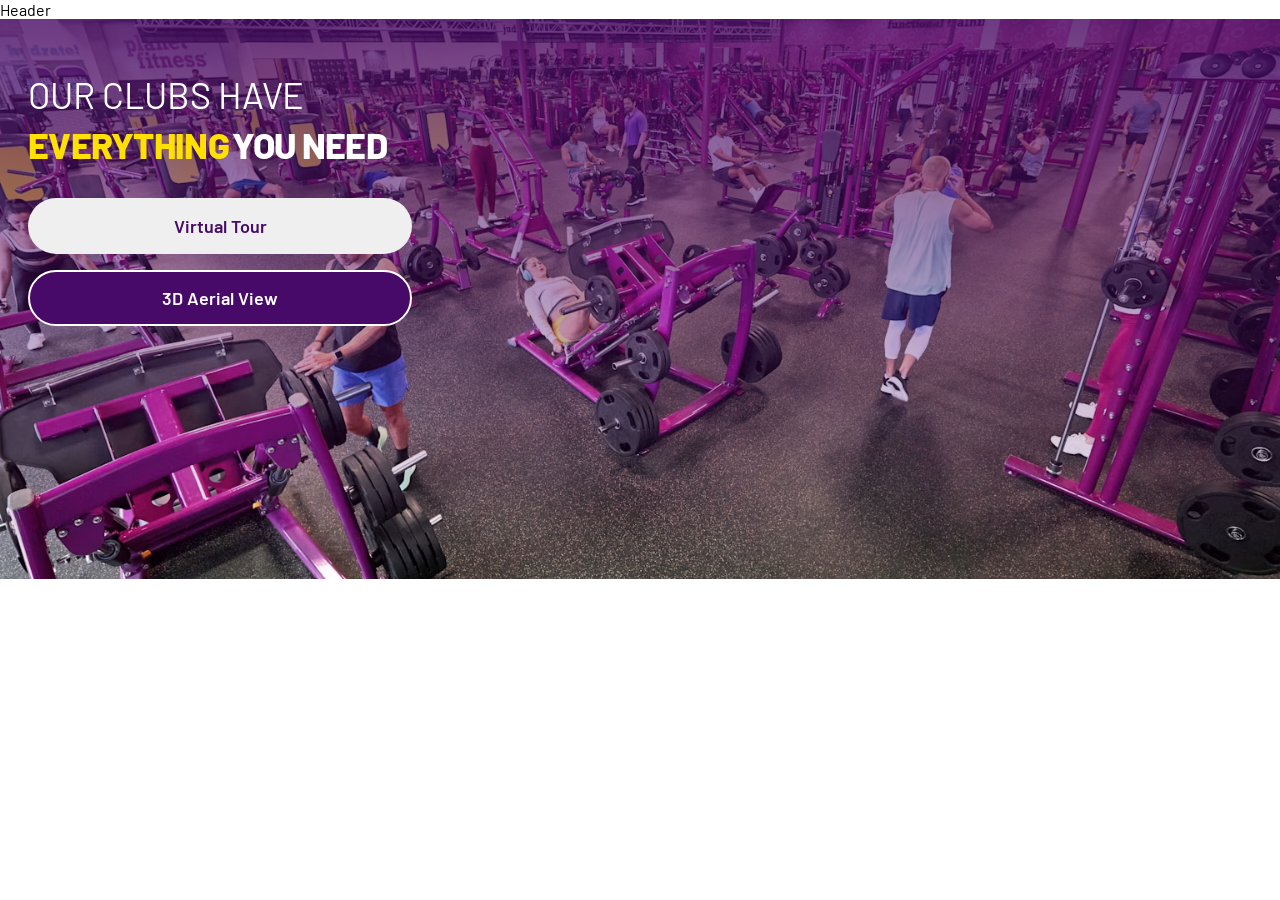
<file: pages/our-clubs.html>
<!DOCTYPE html>
<html lang="en">
<head>
    <meta charset="UTF-8">
    <meta name="viewport" content="width=device-width, initial-scale=1.0">
    <title>Our Clubs</title>
    <link rel="stylesheet" href="../css/our-clubs.css"/>

    <link rel="preconnect" href="https://fonts.googleapis.com">
    <link rel="preconnect" href="https://fonts.gstatic.com" crossorigin>
    <link
        href="https://fonts.googleapis.com/css2?family=Barlow:ital,wght@0,100;0,200;0,300;0,400;0,500;0,600;0,700;0,800;0,900;1,100;1,200;1,300;1,400;1,500;1,600;1,700;1,800;1,900&family=Google+Sans+Flex:opsz,wght@6..144,1..1000&family=Open+Sans:ital,wght@0,300..800;1,300..800&display=swap"
        rel="stylesheet">
</head>
<body>
    <header>
        Header
    </header>

    <section id="section-1">
        <img src="../assets/our-clubs/section1/img1.avif"/>
        <div id="section-1-gradient"></div>
        <div id="section-1-content">
            <p>Our clubs have</p>
            <span class="highlight-text">Everything</span>
            <span>You need</span>
            <div id="section-1-button-container">
                <button id="section-1-button1">Virtual Tour</button>
                <button id="section-1-button2">3D Aerial View</button>
            </div>
        </div>
    </section>


</body>
</html>
</file>
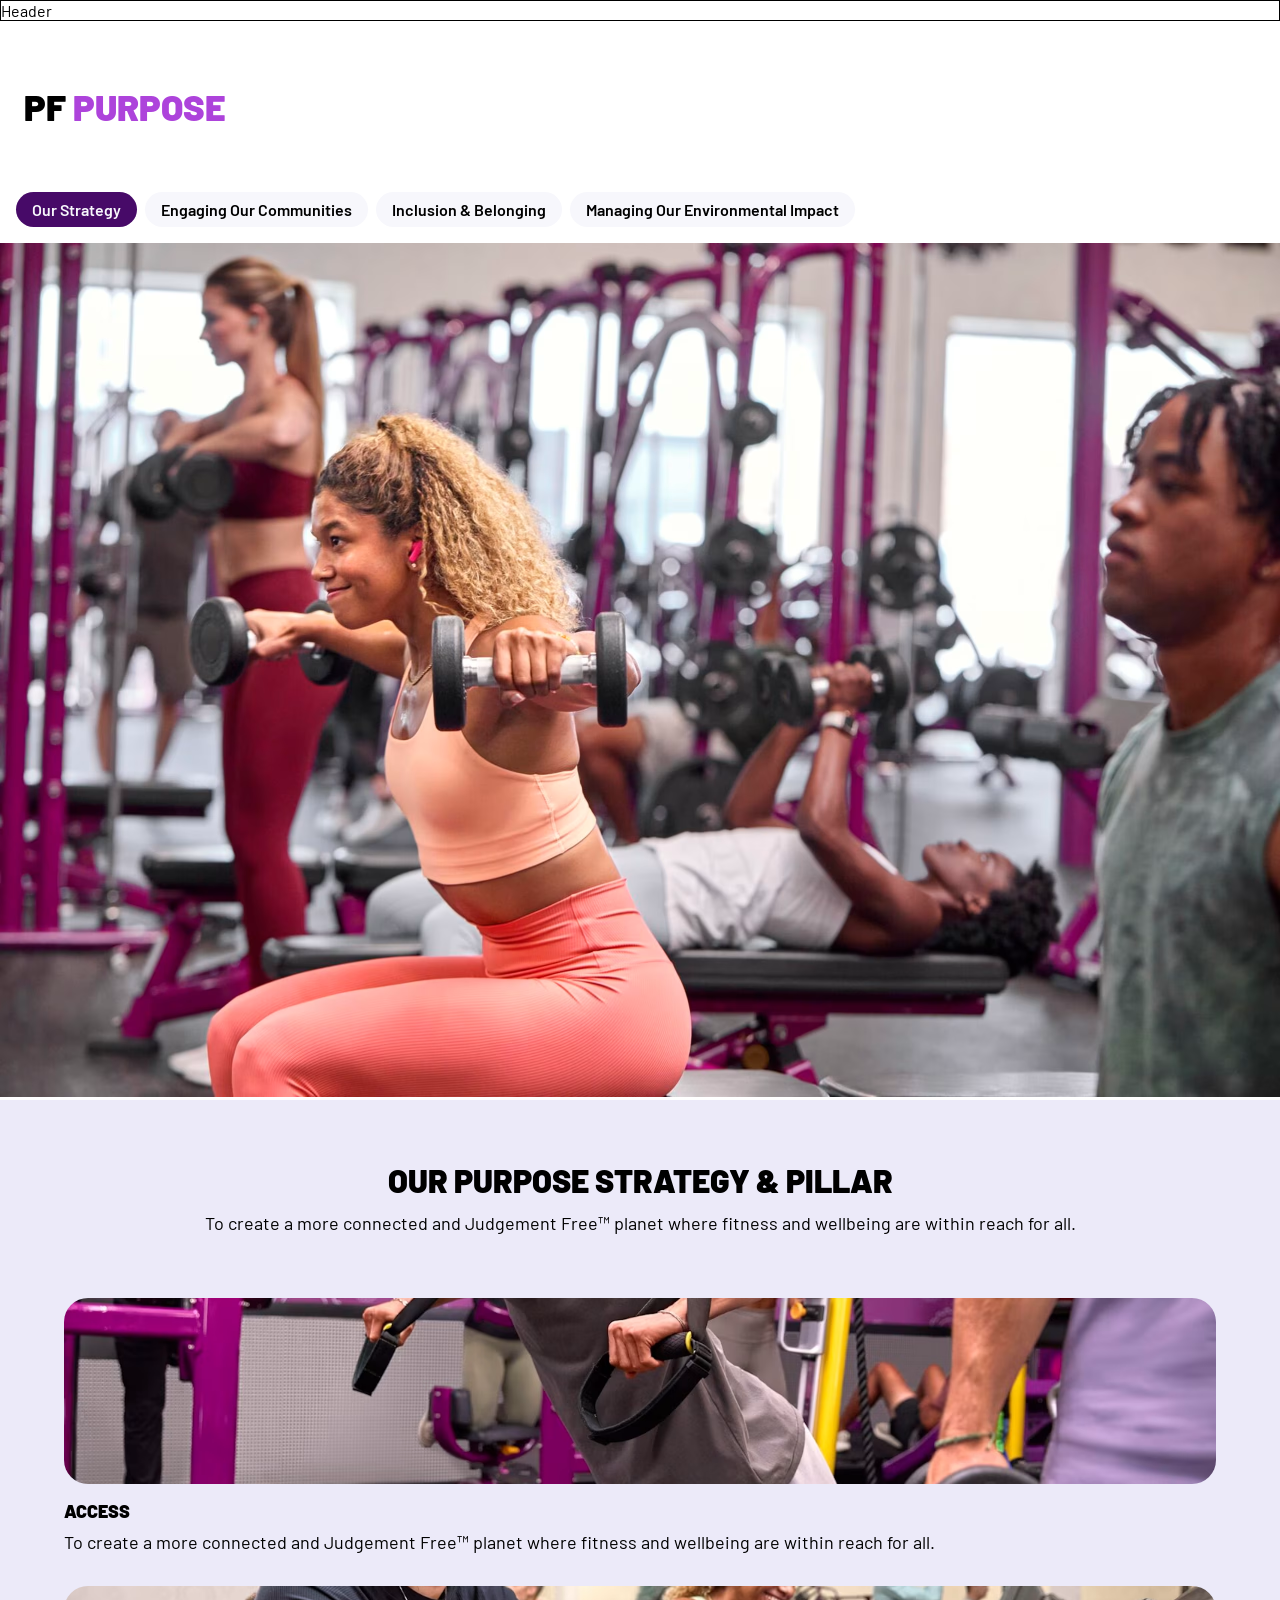
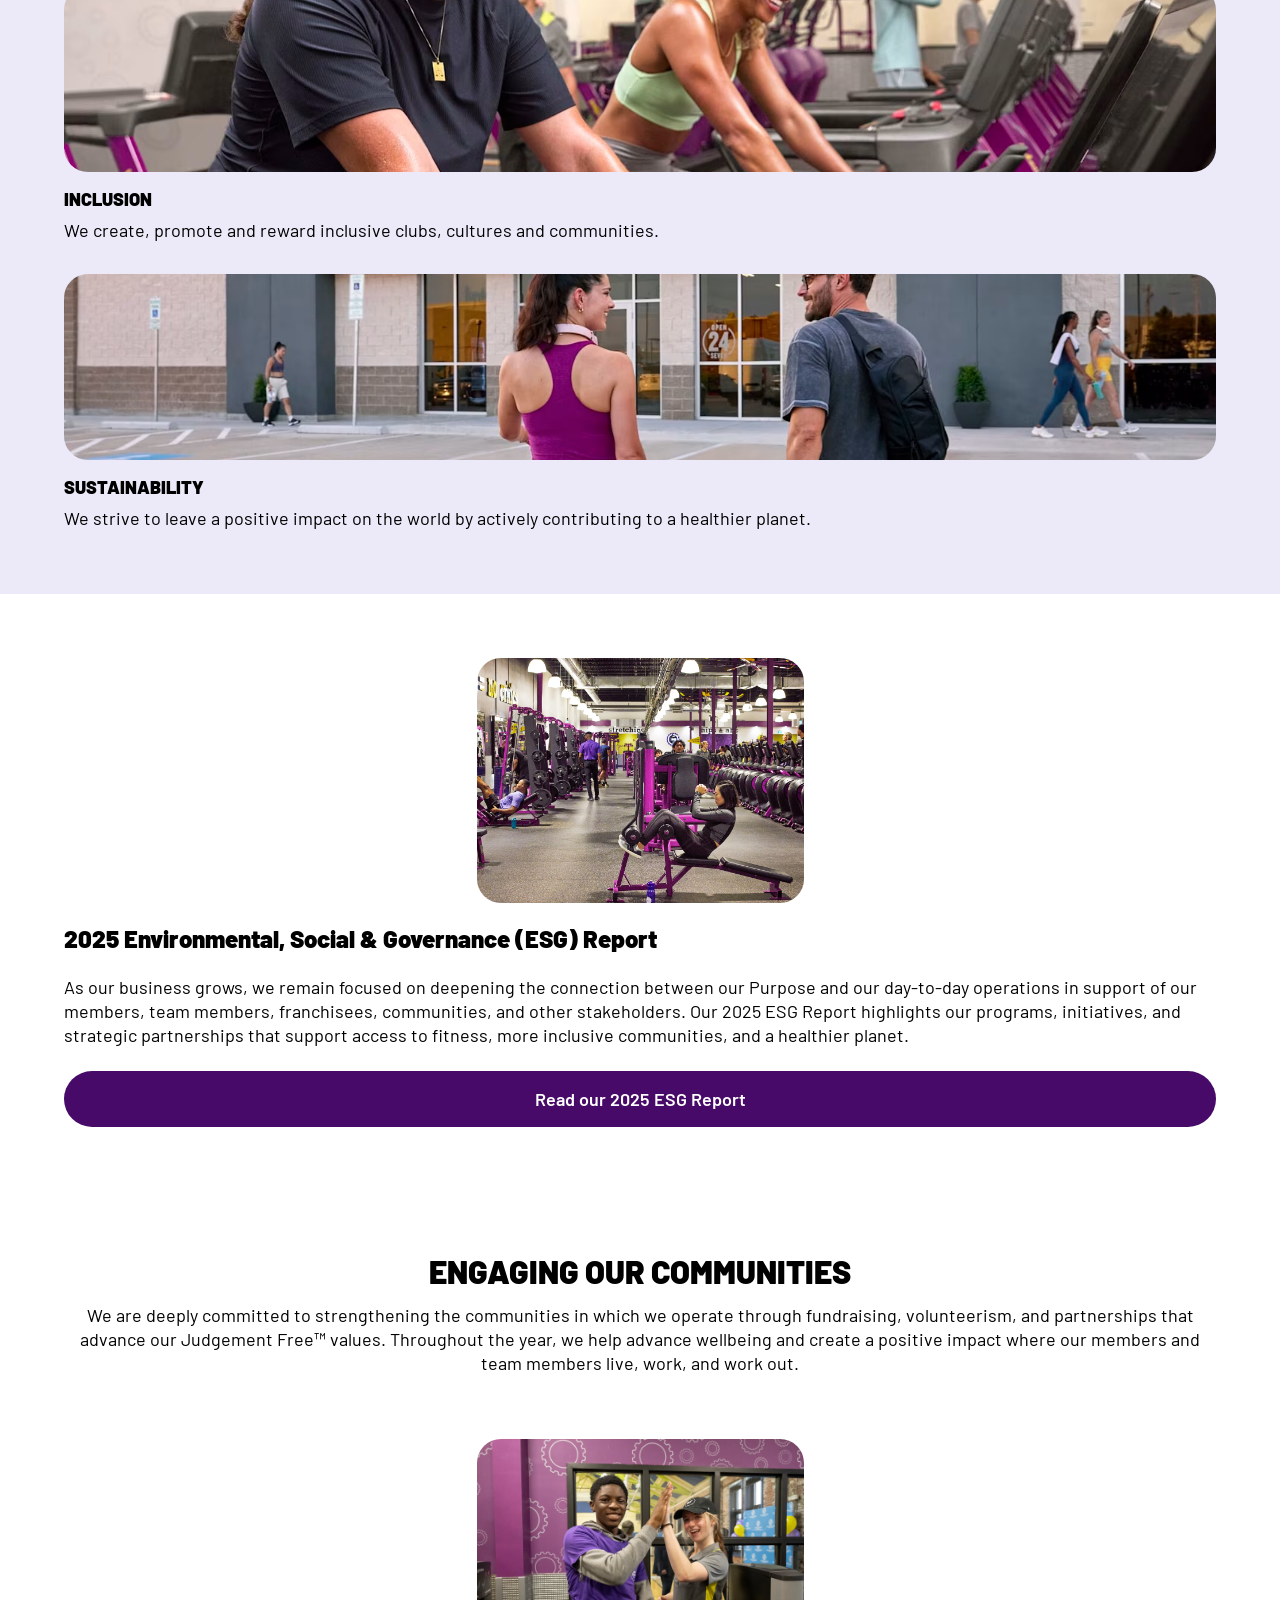
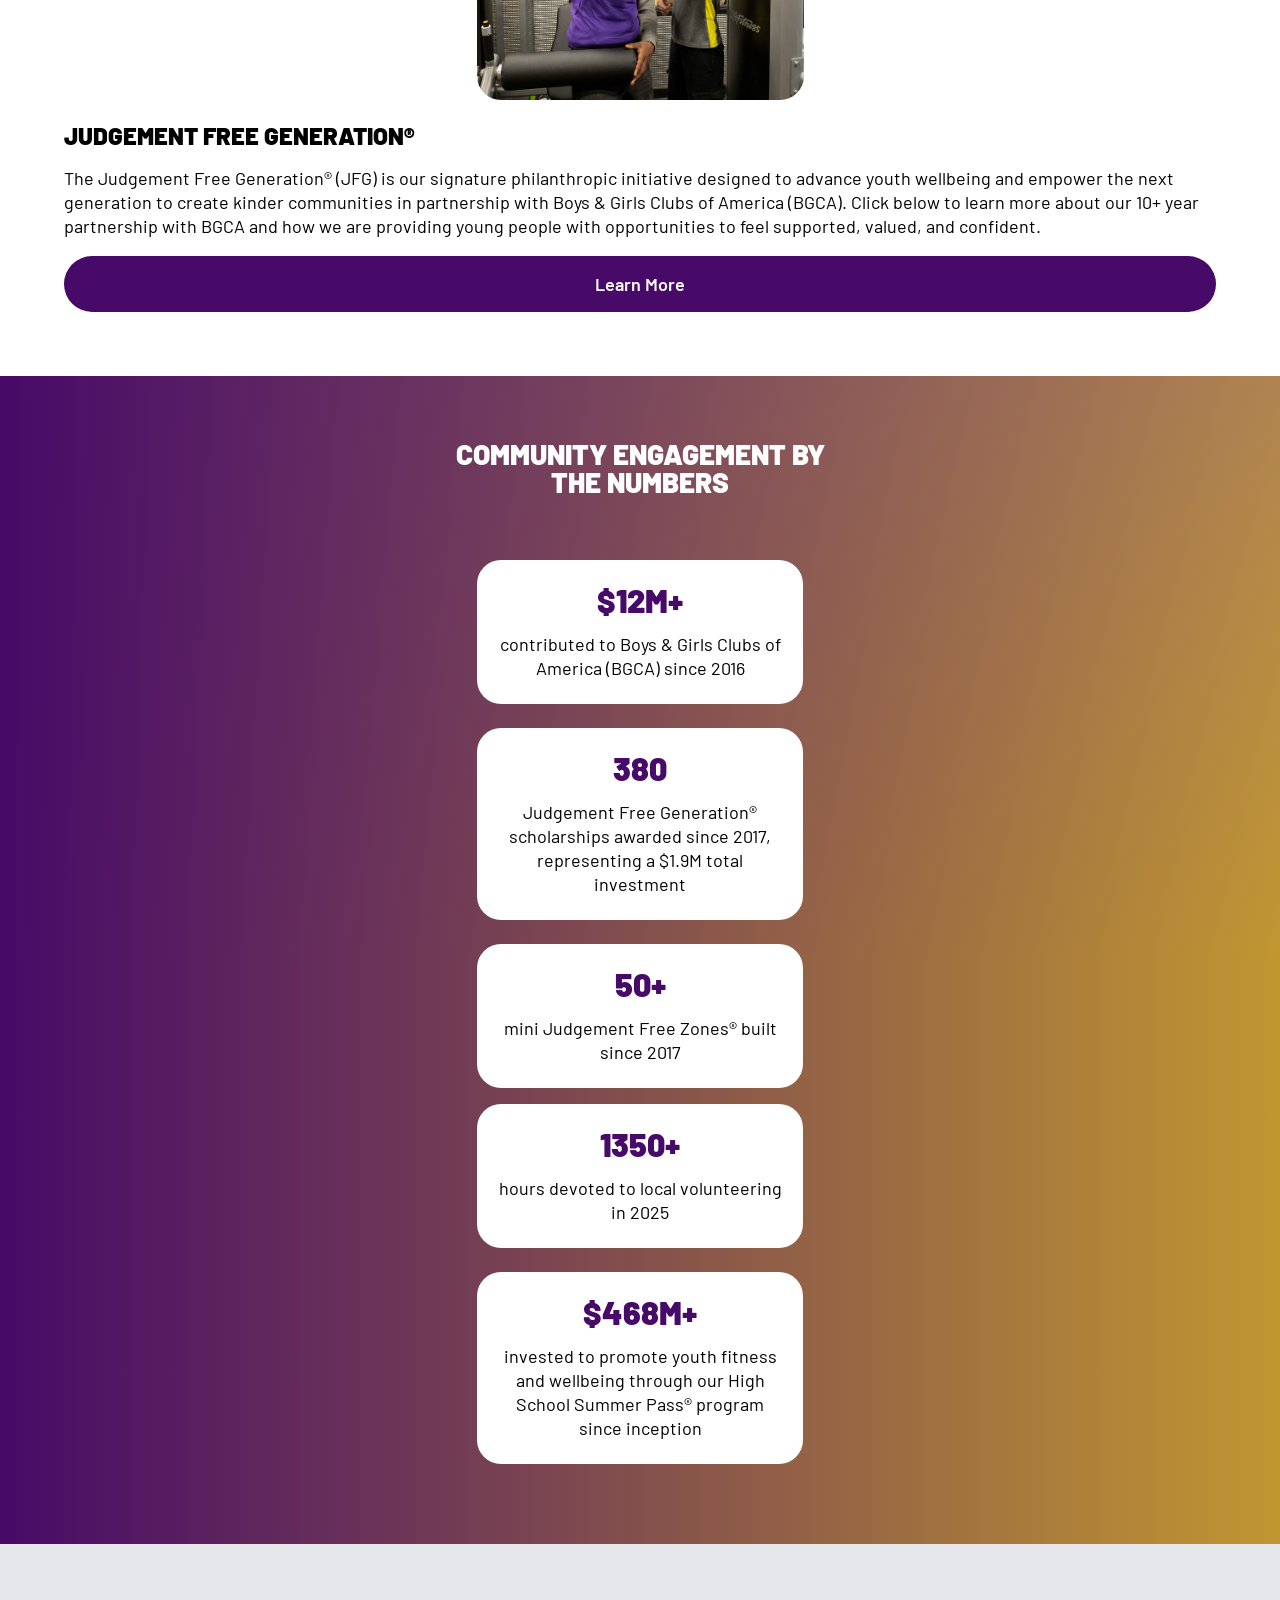
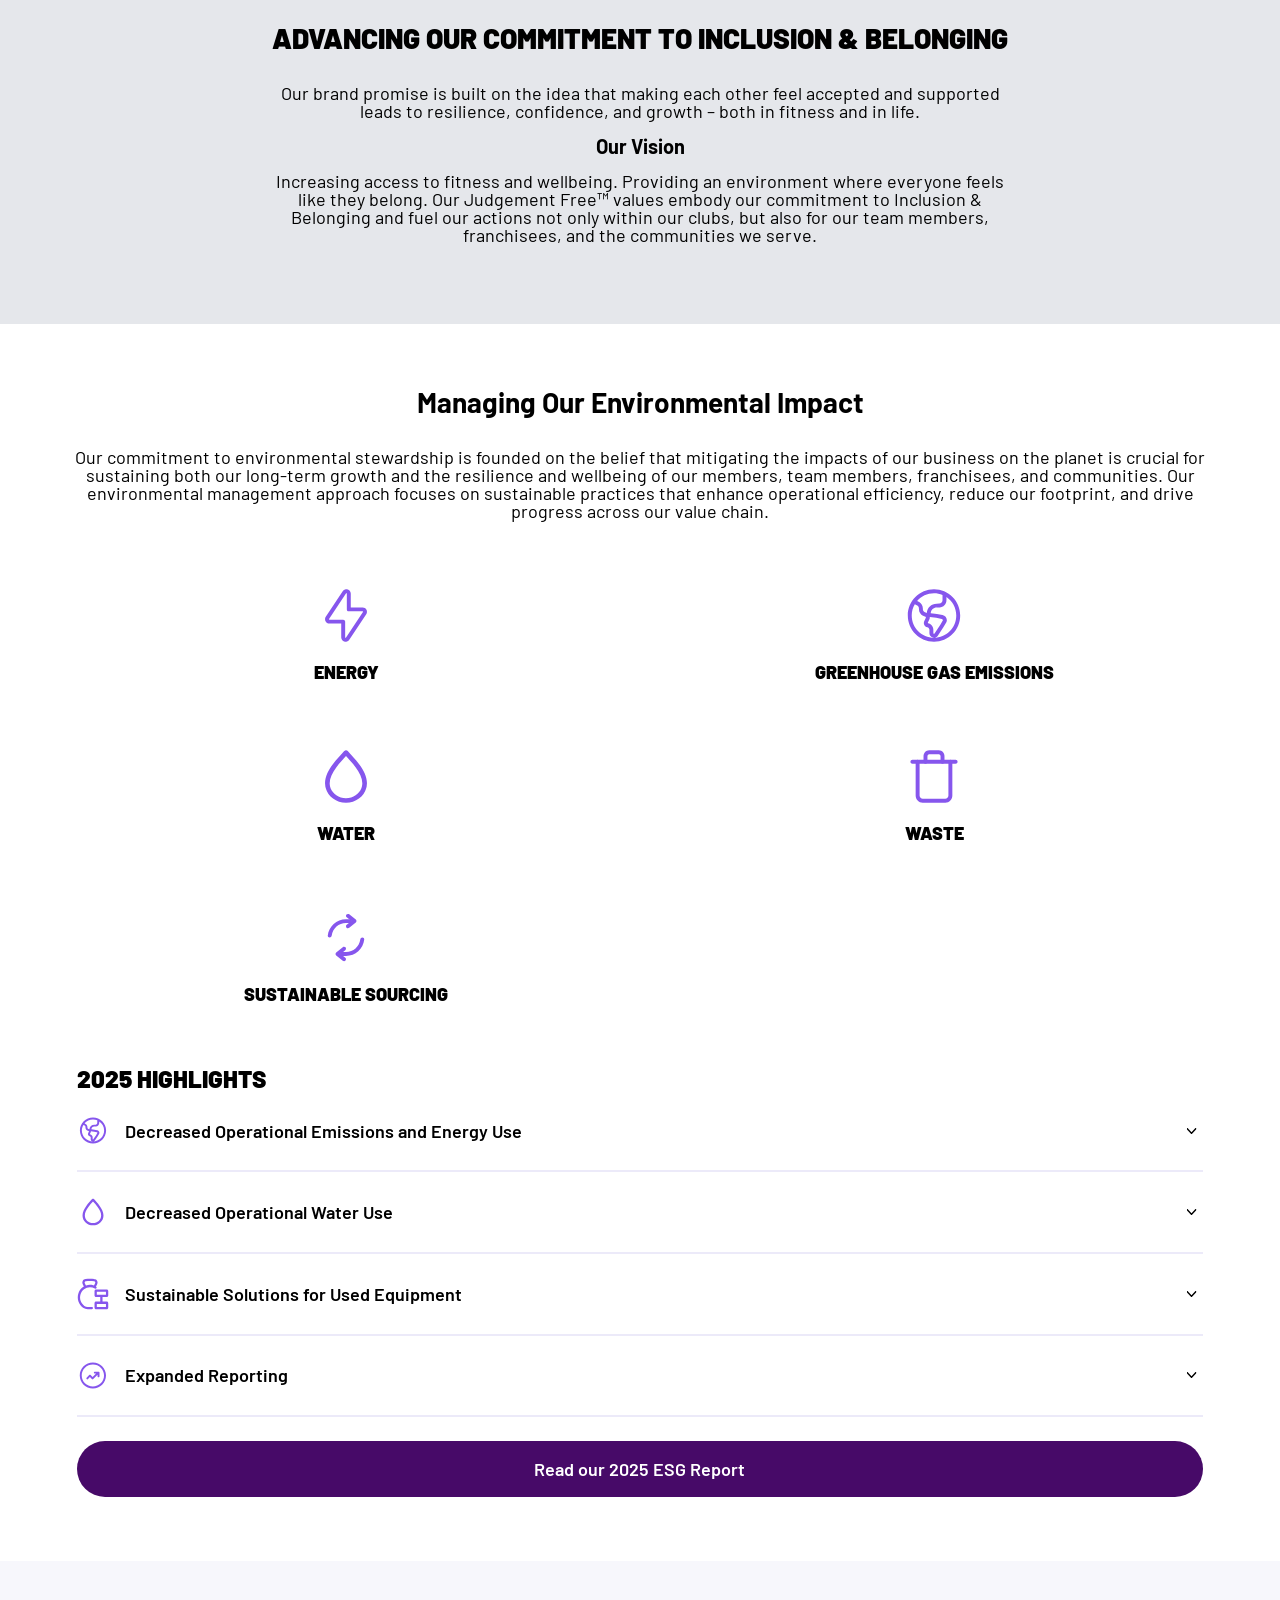
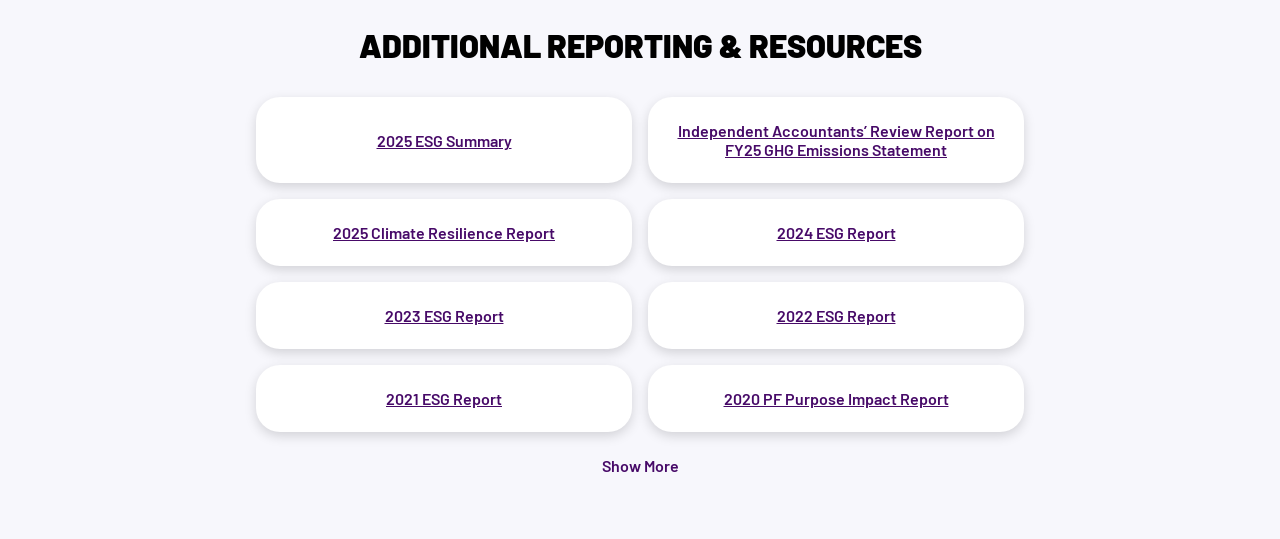
<file: pages/pf-purpose.html>
<!DOCTYPE html>
<html lang="en">

<head>
    <meta charset="UTF-8">
    <meta name="viewport" content="width=device-width, initial-scale=1.0">
    <title>PF Purpose</title>
    <link rel="stylesheet" href="../css/pf-purpose.css" />

    <link rel="preconnect" href="https://fonts.googleapis.com">
    <link rel="preconnect" href="https://fonts.gstatic.com" crossorigin>
    <link
        href="https://fonts.googleapis.com/css2?family=Barlow:ital,wght@0,100;0,200;0,300;0,400;0,500;0,600;0,700;0,800;0,900;1,100;1,200;1,300;1,400;1,500;1,600;1,700;1,800;1,900&family=Google+Sans+Flex:opsz,wght@6..144,1..1000&family=Open+Sans:ital,wght@0,300..800;1,300..800&display=swap"
        rel="stylesheet">
</head>

<body>

    <header>
        Header
    </header>

    <section id="section-1">
        <p>PF <span>Purpose</span></p>
    </section>

    <section id="section-2">
        <button class="section-2-active">Our Strategy</button>
        <button>Engaging Our Communities</button>
        <button>Inclusion & Belonging</button>
        <button>Managing Our Environmental Impact</button>
    </section>

    <section id="section-3">
        <img src="../assets/pf-purpose/section3/bg.avif" />
    </section>

    <section id="section-4">
        <div id="section-4-container">
            <h3>Our purpose strategy & pillar</h3>
            <p>To create a more connected and Judgement Free™ planet where fitness and wellbeing are within reach for
                all.</p>
            <div id="section-4-cards">
                <div class="section-4-card-number">
                    <img src="../assets/pf-purpose/section4/1.avif" />
                    <h3>Access</h3>
                    <p>To create a more connected and Judgement Free™ planet where fitness and wellbeing are within
                        reach for all.</p>
                </div>

                <div class="section-4-card-number">
                    <img src="../assets/pf-purpose/section4/2.avif" />
                    <h3>Inclusion</h3>
                    <p>We create, promote and reward inclusive clubs, cultures and communities.</p>
                </div>

                <div class="section-4-card-number">
                    <img src="../assets/pf-purpose/section4/3.avif" />
                    <h3>Sustainability</h3>
                    <p>We strive to leave a positive impact on the world by actively contributing to a healthier planet.
                    </p>
                </div>
            </div>
        </div>
    </section>


    <section id="section-5">
        <div id="section-5-container">
            <div id="section-5-img-container">
                <img src="../assets/pf-purpose/section5/img1.avif" />
                <!-- Image -->
            </div>
            <div id="section-5-content-container">
                <h2>2025 Environmental, Social & Governance (ESG) Report</h2>
                <p>As our business grows, we remain focused on deepening the connection between our Purpose and our
                    day-to-day operations in support of our members, team members, franchisees, communities, and other
                    stakeholders. Our 2025 ESG Report highlights our programs, initiatives, and strategic partnerships
                    that support access to fitness, more inclusive communities, and a healthier planet. </p>
                <button>Read our 2025 ESG Report</button>
            </div>
        </div>
    </section>

    <!-- Section : 6 -->

    <section id="section-6">
        <div id="section-6-container">
            <h2>Engaging Our Communities</h2>
            <p>We are deeply committed to strengthening the communities in which we operate through fundraising,
                volunteerism, and partnerships that advance our Judgement Free™ values. Throughout the year, we help
                advance wellbeing and create a positive impact where our members and team members live, work, and work
                out.</p>
        </div>
    </section>


    <!-- Section 7 :  -->
    <section id="section-7">
        <div id="section-7-container">
            <div id="section-7-img-container">
                <img src="../assets/pf-purpose/section7/img1.avif" />
            </div>
            <div id="section-7-content">
                <h3>Judgement Free Generation® </h3>
                <p>The Judgement Free Generation® (JFG) is our signature philanthropic initiative designed to
                    advance youth wellbeing and empower the next generation to create kinder communities in
                    partnership with Boys & Girls Clubs of America (BGCA). Click below to learn more about our 10+
                    year partnership with BGCA and how we are providing young people with opportunities to feel
                    supported, valued, and confident.</p>
                <button>Learn More</button>
            </div>
        </div>
    </section>

    <!-- Section 8 :  -->
    <section id="section-8">
        <h2>Community Engagement by the Numbers</h2>
        <div class="section-8-card-container">
            <div class="section-8-card-holder">
                <h2>$12M+</h2>
                <p> contributed to Boys & Girls Clubs of America (BGCA) since 2016</p>
            </div>

            <div class="section-8-card-holder">
                <h2>380</h2>
                <p>Judgement Free Generation® scholarships awarded since 2017, representing a $1.9M total investment</p>
            </div>

            <div class="section-8-card-holder">
                <h2>50+</h2>
                <p>mini Judgement Free Zones® built since 2017</p>
            </div>
        </div>

        <div class="section-8-card-container">
            <div class="section-8-card-holder">
                <h2>1350+</h2>
                <p>hours devoted to local volunteering in 2025</p>
            </div>

            <div class="section-8-card-holder">
                <h2>$468M+</h2>
                <p>invested to promote youth fitness and wellbeing through our High School Summer Pass® program since
                    inception</p>
            </div>
        </div>
    </section>

    <!-- Section 9 -->
    <section id="section-9">
        <div id="section-9-container">
            <h1>Advancing Our Commitment to Inclusion & Belonging</h1>
            <p>Our brand promise is built on the idea that making each other feel accepted and supported leads to
                resilience, confidence, and growth – both in fitness and in life.</p>
            <h3>Our Vision</h3>
            <p>Increasing access to fitness and wellbeing. Providing an environment where everyone feels like they
                belong. Our Judgement Free™ values embody our commitment to Inclusion & Belonging and fuel our actions
                not only within our clubs, but also for our team members, franchisees, and the communities we serve.</p>
        </div>
    </section>


    <!-- Section 10 -->
    <section id="section-10">
        <div id="section-10-container">
            <h3>Managing Our Environmental Impact</h3>
            <p>Our commitment to environmental stewardship is founded on the belief that mitigating the impacts of our
                business on the planet is crucial for sustaining both our long-term growth and the resilience and
                wellbeing of our members, team members, franchisees, and communities. Our environmental management
                approach focuses on sustainable practices that enhance operational efficiency, reduce our footprint, and
                drive progress across our value chain.</p>
        </div>
    </section>

    <!-- Section 11 -->
    <section id="section-11">
        <div id="section-11-container">
            <div class="section-11-cards-container">
                <img src="../assets/pf-purpose/section11/1.svg" />
                <p>Energy</p>
            </div>

            <div class="section-11-cards-container">
                <img src="../assets/pf-purpose/section11/2.svg" />
                <p>Greenhouse Gas Emissions</p>
            </div>

            <div class="section-11-cards-container">
                <img src="../assets/pf-purpose/section11/3.svg" />
                <p>Water</p>
            </div>

            <div class="section-11-cards-container">
                <img src="../assets/pf-purpose/section11/4.svg" />
                <p>Waste</p>
            </div>

            <div class="section-11-cards-container">
                <img src="../assets/pf-purpose/section11/5.svg" />
                <p>Sustainable Sourcing</p>
            </div>
        </div>
    </section>


    <!-- Section 12 :  -->
    <section id="section-12">
        <div id="section-12-container">
            <div id="section-12-container-left">
                <h2>2025 Highlights</h2>

                <div id="section-12-container-left-section">

                    <!-- Drop down 1 -->
                    <div class="section-12-container-left-section-container">
                        <!-- Header -->
                        <div class="section-12-container-left-section-header">
                            <div class="section-12-header-left">
                                <img src="../assets/pf-purpose/section12/1.svg" />
                                <p>Decreased Operational Emissions and Energy Use</p>
                            </div>
                            <div class="section-12-header-right">
                                <img src="../assets/pf-purpose/section12/arrow-sign.svg" />
                            </div>
                        </div>
                        <!-- Content -->
                        <div class="section-12-dropdown-content">
                            <div class="section-12-dropdown-content-image">
                                <img src="../assets/pf-purpose/section12/img1.avif" />
                            </div>
                            <p>Observed a 17% decrease in total normalized operational energy use and 11% decrease in
                                total operational greenhouse gas (GHG) emissions from our 2019 baseline.</p>
                        </div>
                    </div>

                    <!-- Dropdown 2 -->
                    <div class="section-12-container-left-section-container">
                        <!-- Header -->
                        <div class="section-12-container-left-section-header">
                            <div class="section-12-header-left">
                                <img src="../assets/pf-purpose/section12/2.svg" />
                                <p>Decreased Operational Water Use</p>
                            </div>
                            <div class="section-12-header-right">
                                <img src="../assets/pf-purpose/section12/arrow-sign.svg" />
                            </div>
                        </div>
                        <!-- Content -->
                        <div class="section-12-dropdown-content">
                            <div class="section-12-dropdown-content-image">
                                <img src="../assets/pf-purpose/section12/img2.avif" />
                            </div>
                            <p>Observed a 17% decrease in total normalized operational water use from our 2019 baseline.
                            </p>
                        </div>
                    </div>

                    <!-- Dropdown 3 -->
                    <div class="section-12-container-left-section-container">
                        <!-- Header -->
                        <div class="section-12-container-left-section-header">
                            <div class="section-12-header-left">
                                <img src="../assets/pf-purpose/section12/3.svg" />
                                <p>Sustainable Solutions for Used Equipment</p>
                            </div>
                            <div class="section-12-header-right">
                                <img src="../assets/pf-purpose/section12/arrow-sign.svg" />
                            </div>
                        </div>
                        <!-- Content -->
                        <div class="section-12-dropdown-content">
                            <div class="section-12-dropdown-content-image">
                                <img src="../assets/pf-purpose/section12/img3.avif" />
                            </div>
                            <p>Recycled, resold, or donated 100% of equipment at end-of-life.</p>
                        </div>
                    </div>

                    <!-- Dropdown 4 -->
                    <div class="section-12-container-left-section-container">
                        <!-- Header -->
                        <div class="section-12-container-left-section-header">
                            <div class="section-12-header-left">
                                <img src="../assets/pf-purpose/section12/4.svg" />
                                <p> Expanded Reporting</p>
                            </div>
                            <div class="section-12-header-right">
                                <img src="../assets/pf-purpose/section12/arrow-sign.svg" />
                            </div>
                        </div>
                        <!-- Content -->
                        <div class="section-12-dropdown-content">
                            <div class="section-12-dropdown-content-image">
                                <img src="../assets/pf-purpose/section12/img4.avif" />
                            </div>
                            <p>Advanced our climate-related disclosures by publishing our 2025 <span>Climate Resilience
                                    Summary Report.</span></p>
                        </div>
                    </div>
                </div>

                <button id="section-12-footer-button">Read our 2025 ESG Report</button>
            </div>

            <div id="section-12-container-right" style="display: none;">
                <!-- This div is used to display image after tablet view -->
                Right side
            </div>

        </div>
    </section>

    <section id="section-13">
        <div id="section-13-container">
            <h1>Additional Reporting & Resources</h1>
            <div id="section-13-grid-container">
                <div class="section-13-card">2025 ESG Summary</div>
                <div class="section-13-card">Independent Accountants’ Review Report on FY25 GHG Emissions Statement</div>
                <div class="section-13-card">2025 Climate Resilience Report</div>
                <div class="section-13-card">2024 ESG Report</div>
                <div class="section-13-card">2023 ESG Report</div>
                <div class="section-13-card">2022 ESG Report</div>
                <div class="section-13-card">2021 ESG Report</div>
                <div class="section-13-card">2020 PF Purpose Impact Report</div>
                <div class="section-13-card section-13-hide">Planet Fitness Environmental Policy</div>
                <div class="section-13-card section-13-hide">Planet Fitness Human Rights Policy</div>
            </div>
            <p>Show More</p>
        </div>
    </section>

</body>

</html>
</file>
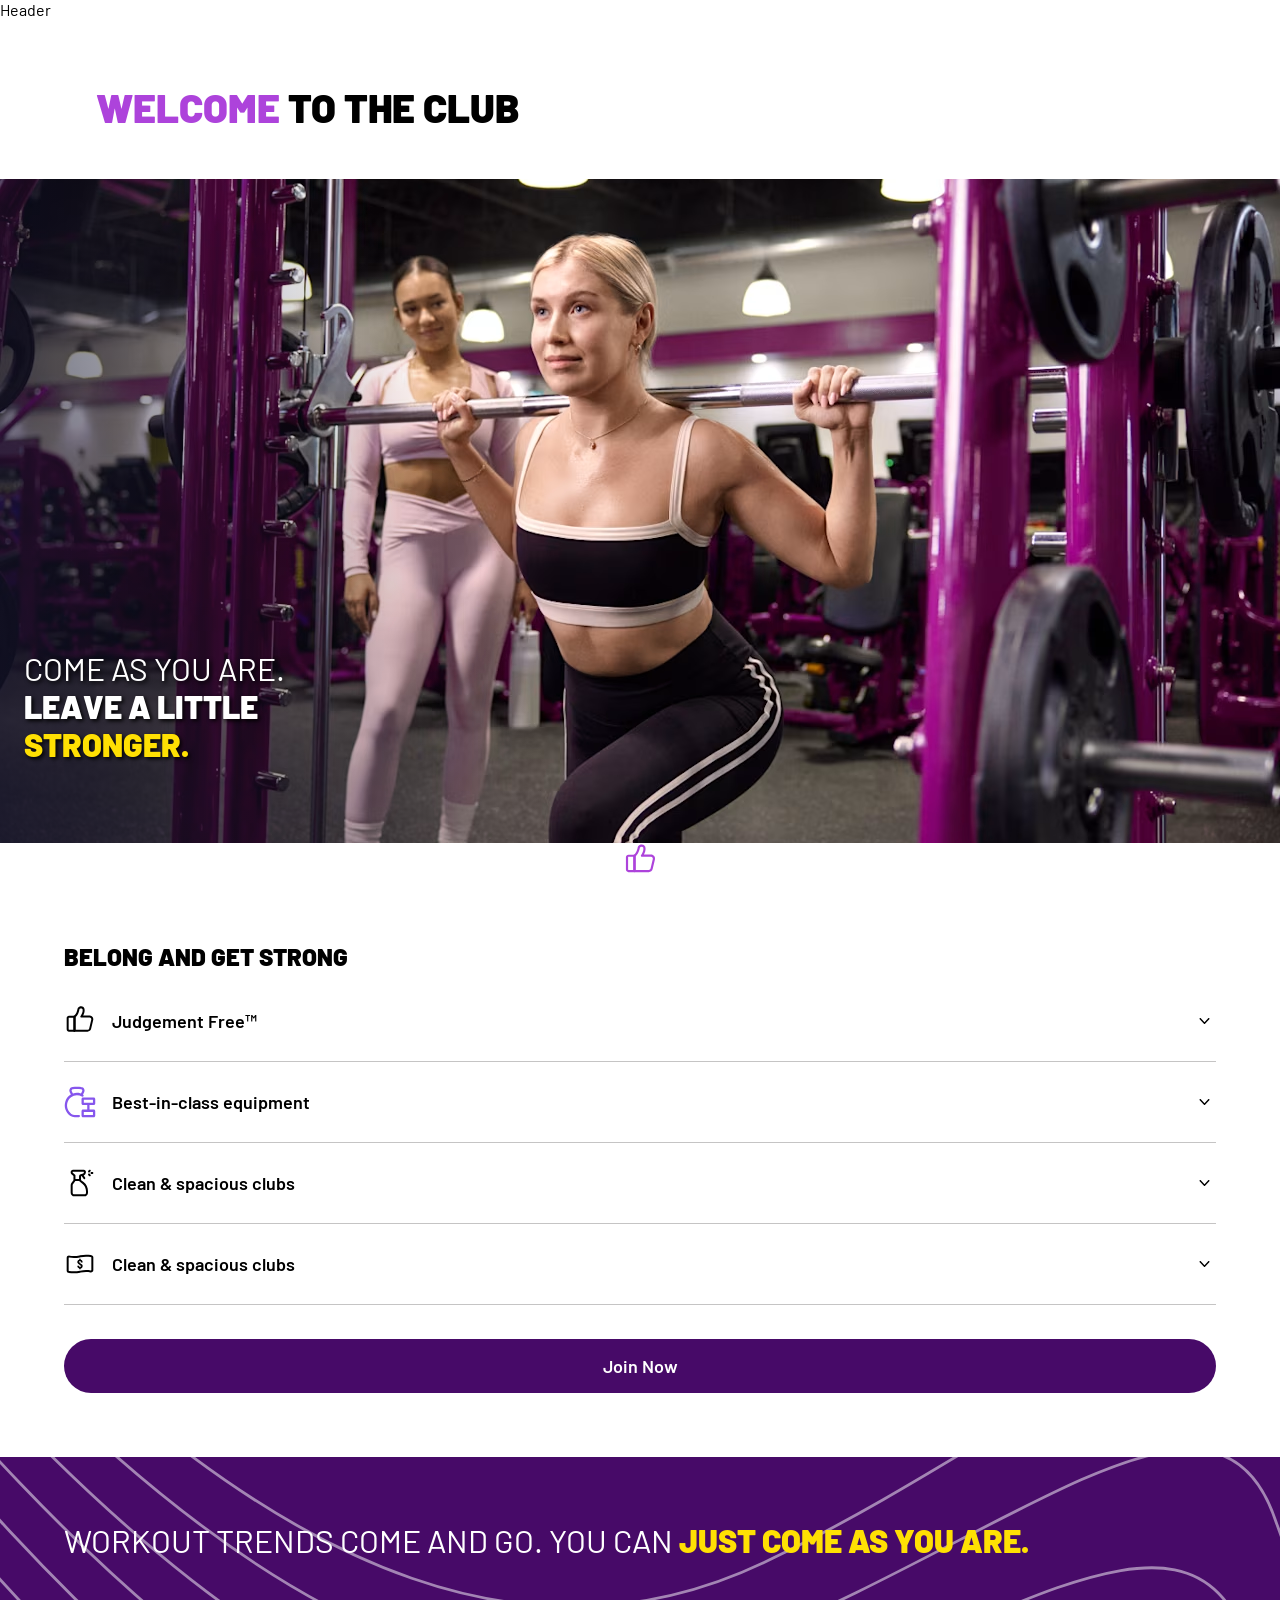
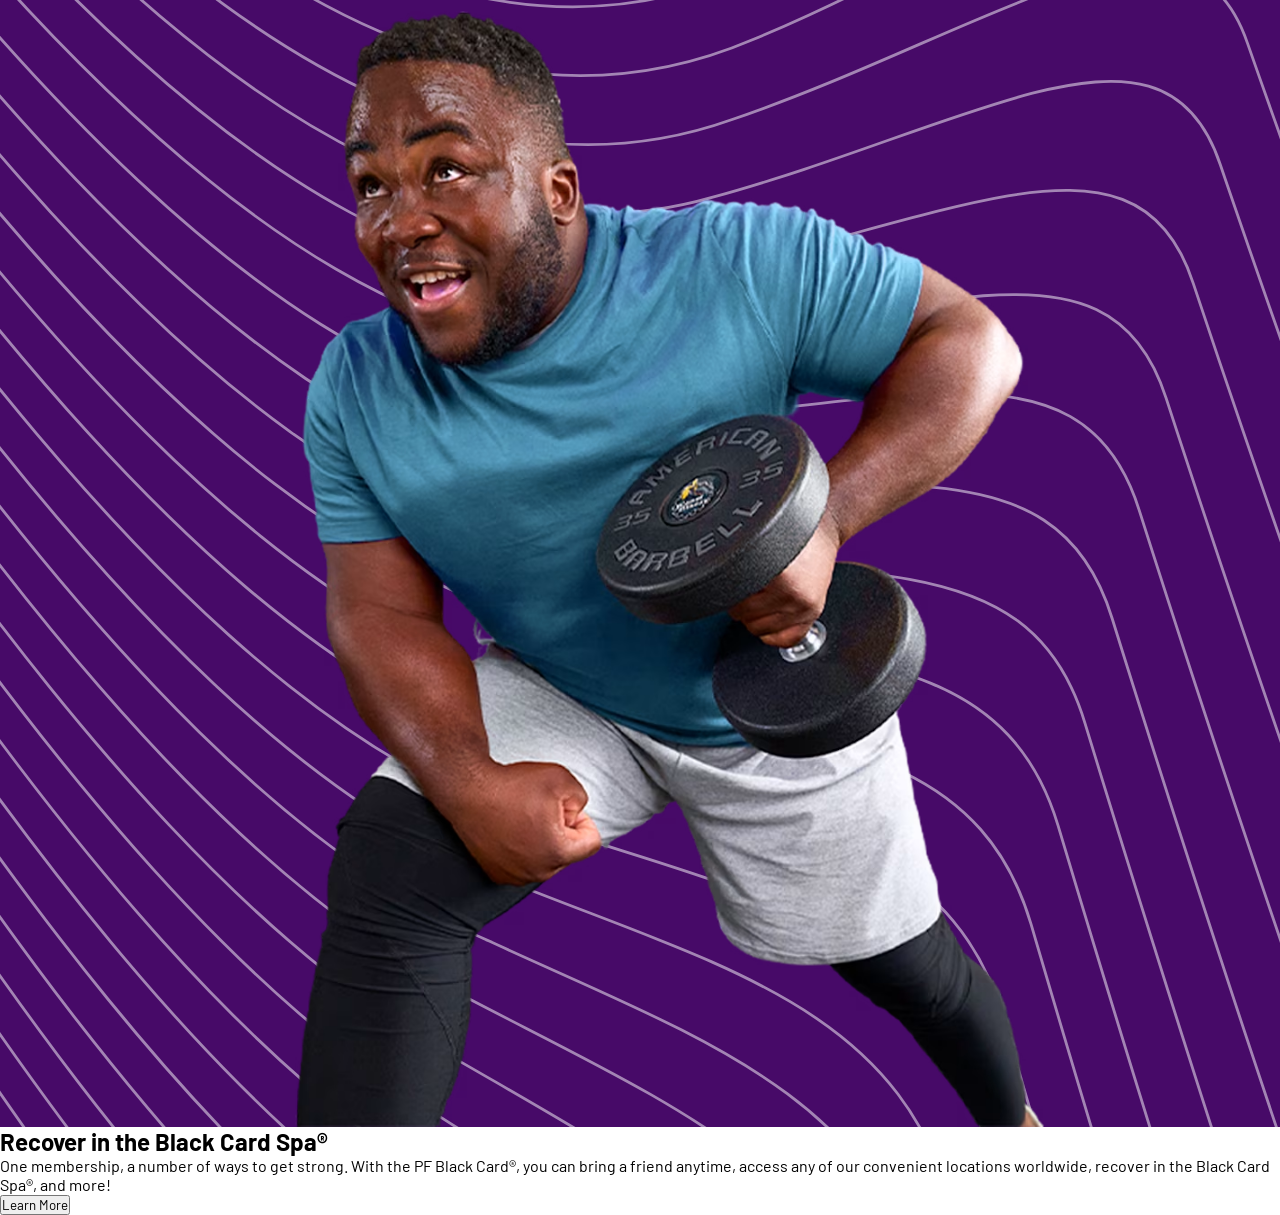
<file: pages/why-planet-fitness.html>
<!DOCTYPE html>
<html lang="en">
<head>
    <meta charset="UTF-8">
    <meta name="viewport" content="width=device-width, initial-scale=1.0">
    <title>Why Pf?</title>
    <link rel="stylesheet" href="../css/why-planet-fitness.css"/>
    
    <link rel="preconnect" href="https://fonts.googleapis.com">
    <link rel="preconnect" href="https://fonts.gstatic.com" crossorigin>
    <link
        href="https://fonts.googleapis.com/css2?family=Barlow:ital,wght@0,100;0,200;0,300;0,400;0,500;0,600;0,700;0,800;0,900;1,100;1,200;1,300;1,400;1,500;1,600;1,700;1,800;1,900&family=Google+Sans+Flex:opsz,wght@6..144,1..1000&family=Open+Sans:ital,wght@0,300..800;1,300..800&display=swap"
        rel="stylesheet">
</head>
<body>

    <header>
        Header
    </header>


    <section id="section-1">
        <div id="section-1-container">
            <p><span>Welcome</span> to the club</p>
        </div>
    </section>


    <section id="section-2">
        <img src="../assets/why-planet-fitness/section2/bg-img.avif"/>
        <div id="section-2-gradient"></div>
        <div id="section-2-content">
            <p id="section-2-content-1">Come as you are.</p>
            <p id="section-2-content-2">Leave a little</p>
            <p id="section-2-content-3">Stronger.</p>
        </div>
    </section>

    <section id="section-3">
        <img src="../assets/why-planet-fitness/section3/icon1.svg"/>
    </section>

    <!-- Section 4 :  -->
    <section id="section-4">
        <div id="section-4-left">
            <div id="section-4-left-container">
                <div id="section-4-heading">
                    <p>Belong and get strong</p>
                </div>

                <div id="section-4-content">
                    <!-- Dropdown 1 -->
                    <div class="section-4-content-1">
                        <!-- Dropdown 1 : Heading -->
                        <div class="section-4-content-1-heading">
                            <div class="section-4-content-1-heading-left">
                                <img src="../assets/why-planet-fitness/section4/icon1.svg"/>
                                <p>Judgement Free™</p>
                            </div>
                            <div class="arrow-div">
                                <img src="../assets/why-planet-fitness/section4/arrow-icon.svg" class="arrow-icon"/>
                            </div>
                        </div>
                        <div class="section-4-contents">
                            <img src="../assets/why-planet-fitness/section4/img1.avif"/>
                            <p>At Planet Fitness, you’ll find an uplifting and motivating community where you can define progress on your own terms. No matter where you are on your journey, we’ve got you.</p>
                        </div>
                    </div>


                    <!-- Dropdown 2 -->
                    <div class="section-4-content-1">
                        <!-- Dropdown 2 : Heading -->
                        <div class="section-4-content-1-heading">
                            <div class="section-4-content-1-heading-left">
                                <img src="../assets/why-planet-fitness/section4/icon2.svg"/>
                                <p>Best-in-class equipment</p>
                            </div>
                            <div class="arrow-div">
                                <img src="../assets/why-planet-fitness/section4/arrow-icon.svg" class="arrow-icon"/>
                            </div>
                        </div>
                        <div class="section-4-contents">
                            <img src="../assets/why-planet-fitness/section4/img2.avif"/>
                            <p>All of our PF locations worldwide have a variety of best-in-class cardio and strength. From free weights to plate-loaded equipment, you’ll find what you need to fit your routine. And any time you need assistance, our friendly and knowledgeable team members are at your service!</p>
                        </div>
                    </div>


                    <!-- Dropdown 3 -->
                    <div class="section-4-content-1">
                        <!-- Dropdown 3 : Heading -->
                        <div class="section-4-content-1-heading">
                            <div class="section-4-content-1-heading-left">
                                <img src="../assets/why-planet-fitness/section4/icon3.svg"/>
                                <p>Clean & spacious clubs</p>
                            </div>
                            <div class="arrow-div">
                                <img src="../assets/why-planet-fitness/section4/arrow-icon.svg" class="arrow-icon"/>
                            </div>
                        </div>
                        <div class="section-4-contents">
                            <img src="../assets/why-planet-fitness/section4/img3.avif"/>
                            <p>Keeping our clubs clean is one of our top priorities to ensure you always have the high-quality experience that you deserve.</p>
                        </div>
                    </div>
                    

                    <!-- Dropdown 4 -->
                    <div class="section-4-content-1">
                        <!-- Dropdown 4 : Heading -->
                        <div class="section-4-content-1-heading">
                            <div class="section-4-content-1-heading-left">
                                <img src="../assets/why-planet-fitness/section4/icon4.svg"/>
                                <p>Clean & spacious clubs</p>
                            </div>
                            <div class="arrow-div">
                                <img src="../assets/why-planet-fitness/section4/arrow-icon.svg" class="arrow-icon"/>
                            </div>
                        </div>
                        <div class="section-4-contents">
                            <img src="../assets/why-planet-fitness/section4/img4.avif"/>
                            <p>Keeping our clubs clean is one of our top priorities to ensure you always have the high-quality experience that you deserve.</p>
                        </div>
                    </div>


                </div>

                <div id="section-4-footer">
                    <button>Join Now</button>
                </div>

            </div>
        </div>

        <div id="section-4-right" style="display: none;">

        </div>
    </section>


    <!-- Section 5 :  -->
    <section id="section-5">
        <div id="section-5-container">
            <p>Workout trends come and go. You can <span>Just come as you are.</span></p>
            <img src="../assets/why-planet-fitness/section5/Workout_man.avif"/>
        </div>
    </section>

    <!-- Section 6 :  -->

    <section id="section-6">
        <div id="section-6-container">
            <div class="section-6-card">
                <div>
                    <!-- <img src="../assets/why-planet-fitness/section6/img1.avif"/> -->
                </div>
                <div>
                    <h2>Recover in the Black Card Spa®</h2>
                    <p>One membership, a number of ways to get strong. With the PF Black Card®, you can bring a friend anytime, access any of our convenient locations worldwide, recover in the Black Card Spa®, and more!</p>
                    <button>Learn More</button>
                </div>
            </div>
        </div>
    </section>


</body>
</html>
</file>
<file: index.css>
* {
    margin: 0;
    padding: 0;
    font-family: "Open Sans", sans-serif;
}




#main-header {
    /* border : 1px solid black; */
    display: flex;
    justify-content: space-between;
    align-items: center;
    height: 64px;
}

#header-logo {
    /* border : 1px solid blue; */
    height: 40px;
    margin-left: 20px;
}


#header-right {
    /* border : 1px solid red; */
    margin-right: 20px;
    height: 40px;
    display: flex;
    justify-content: center;
    align-items: center;
    gap: 17px;
}

#header-right button {
    height: 40px;
    width: 113px;
    border-radius: 25px;
    background-color: #470A68;
    color: #FFFFFF;
    border: none;
    font-weight: 700;
    font-size: medium;
}

#icon {
    /* border: 1px solid pink; */
    height: 60%;
}

/* Pop-up */

#popup {
    display: none;
    width: 100%;
    height: 100vh;
    height: 100dvh;
    box-sizing: border-box;
    position: fixed;
    z-index: 1;
    background-color: #FFFFFF;
    top: 0;
    left: 0;
    /* display: flex; */
    flex-direction: column;
    /* justify-content: center; */
    align-items: center;
    overflow-y: auto;
    /* border : 4px solid darkblue; */
    overflow: hidden;

}


#popup-container {
    /* border : 2px solid brown; */
    width: 90%;
    box-sizing: border-box;
    overflow-y: auto;
    overscroll-behavior: contain;
    scrollbar-width: none;
    overflow-x: hidden;
}


#popup-header {
    display: flex;
    justify-content: space-between;
    align-items: center;
    width: 100%;
    padding: 10px 0;
    /* border : 1px solid red; */
}


#popup-close {
    cursor: pointer;
    width: 20px;
}


#popup-header-logo {
    width: 100px;
}


.line {
    width: 100%;
    border: 1px solid rgb(238, 235, 235);
}


#popup-content {
    display: flex;
    flex-direction: column;
    justify-content: center;
    align-items: center;
    /* height : 100%; */
    /* border : 1px solid green; */
    /* overflow: hidden; */
}

.popup-content-heading {
    /* border : 1px solid blue; */
    display: flex;
    justify-content: space-between;
    /* align-items: center; */
    padding: 16px 0;
    width: 100%;
}

.popup-content-dropdown {
    /* border: 1px solid black; */
    display: flex;
    flex-direction: column;
    width: 100%;
    /* justify-content: space-between; */
}

.popup-content-dropdown-heading {
    display: flex;
    justify-content: space-between;
    align-items: center;
    padding: 10px 0;
}

.popup-content-dropdown-list {
    /* border : 1px solid blue; */
    display: none;
    /* display: flex; */
    flex-direction: column;
    font-size: 16px;
    gap: 10px;
    padding: 10px 6px;
}



.popup-content-heading-text {
    font-size: 22px;
    /* line-height: 1.5rem; */
}

.popup-content-heading-icon {
    width: 7px;
    margin-right: 10px;
    transition: transform 0.3s ease-in-out;
}


.down-arrow {
    transform: rotate(90deg);

}


#popup-region {
    display: flex;
    flex-direction: column;
    width: 100%
}

#popup-region-heading {
    display: flex;
    justify-content: space-between;
    padding: 10px 0;
}

#popup-region-heading>img{
    transform: rotate(90deg);
}


#popup-region-heading-left {
    display: flex;
    gap: 10px;
}

#popup-region-list {
    display: none;
    flex-direction: column;
    margin-top: 10px;
    gap: 10px;
}

.purple-highlight {
    color: #470A68;
    font-weight: 500;
}

#india {
    width: 23px;
    margin-left: -1px;
}

#popup-region-list>div {
    display: flex;
    gap: 10px;
    padding: 5px;
}

.popup-content-footer {
    display: flex;
    justify-content: flex-start;
    align-items: center;
    /* border : 1px solid red; */
    width: 100%;
    gap: 10px;
    padding: 16px 0;
}


#question-mark {
    width: 24px;
}


.flex {
    display: flex;
}







/* Section 1 */

#section-one {
    width: 100%;
    height: 700px;
    /* border : 2px solid red; */
    position: relative;
}

#section-one video {
    width: 100%;
    height: 100%;
    object-fit: cover;
    object-position: 100% 50%;
    position: absolute;
}

#background-color {
    position: absolute;
    inset: 0;

    background: linear-gradient(to top,
            #470A68 0%,
            #470A68 10%,
            rgba(71, 10, 104, 0) 100%);
}

#section-one-content {
    position: absolute;
    display: flex;
    width: 100%;
    height: 100%;
    /* border : 1px solid green; */
    gap: 60px;
    flex-direction: column;
    justify-content: flex-end;
    align-items: center;
}

#section-one-top {
    /* border : 1px solid red; */
    width: 100%;
    display: flex;
    flex-direction: column;
    justify-content: center;
    align-items: center;
    font-size: 3vw;
    color: #FFFFFF;
}

#section-one-top-first {
    font-weight: 100;
}

#section-one-top-highlight {
    color: gold;
    font-weight: bolder;
}

#section-one-middle {
    border: 1px solid bisque;
    display: flex;
    justify-content: space-around;
    align-items: center;
    background-color: #FFFFFF;
    width: 80%;
    height: 56px;
    border-radius: 50px;
}

#section-one-middle input {
    height: 100%;
    flex: 1;
    border-radius: 50px;
    border: none;
}

#section-one-middle input::placeholder {
    color: gray;
    font-size: 16px;
    font-family: Arial, sans-serif;
    padding-left: 30px;
}

#section-one-middle div {
    background-color: #470A68;
    border-radius: 50px;
    width: 48px;
    height: 83%;
    display: flex;
    justify-content: center;
    align-items: center;
    margin-right: 10px;
}

#section-one-middle div img {
    width: 24px;
    height: 24px;
}

#section-one-bottom {
    /* border : 1px solid blue; */
    color: #FFFFFF;
    font-weight: bolder;
    text-align: center;
}

#section-one-bottom h1 {
    padding: 20px;
}





/* Section 2 */

#section-two {
    background-color: #470A68;
    /* border: 1px solid wheat; */
    display: flex;
    flex-direction: column;
    justify-content: space-between;
    align-items: center;
    padding: 10px 0;

}

#section-two-cards-outside-container {
    /* border : 1px solid red; */
    display: flex;
    flex-direction: column;
    justify-content: center;
    align-items: center;
    gap: 25px;
    margin-top: 40px;
    margin-bottom: 40px;
}

.section-two-cards {
    width: 327px;
    height: 238px;
    background-color: #FFFFFF;
    border-radius: 20px;
    display: flex;
    flex-direction: column;
    justify-content: space-evenly;
    /* align-items: center; */
}


.section-two-cards-container {
    /* border : 1px solid red; */
    margin: 12px;
    height: 80%;

    display: flex;
    flex-direction: column;
    justify-content: space-between;
    padding: 10px;
    /* gap: 10px; */
}

.section-two-cards-header {
    display: flex;
    justify-content: space-between;
    align-items: center;
    font-weight: bolder;
}

.section-two-cards-header-1 {
    width: 80%;
    font-size: 18px;
}

.section-two-cards-header-2 {
    font-size: 14px;
}

.section-two-cards-location {
    display: flex;
    gap: 11px;
    margin-top: 10px;
}

.section-two-cards-location-2 {
    font-size: 14px;
}

.section-two-cards-location img {
    width: 16px;
    height: 16px;
}

.section-two-cards-hr {
    /* margin-top: 20px; */
    background-color: rgb(199, 193, 193);
    height: 0.5px;
}

.section-two-cards-footer {
    display: flex;
    justify-content: space-between;
    align-items: center;
    font-size: 16px;
    font-weight: 700;
    /* border : 1px solid gray; */
}

.section-two-cards-footer-1 {
    color: #470A68;
    text-decoration: underline;
}

.section-two-cards-footer button {
    background-color: #470A68;
    color: #FFFFFF;
    border: none;
    height: 40px;
    width: 140px;
    border-radius: 30px;
    font-size: 16px;
    font-weight: 700;
}

#section-two-show-btn {
    /* border : 1px solid green; */
    /* margin : 48px 0 0; */
    margin-top: 20px;
    width: 300px;
}

#section-two-show-btn button {
    width: 100%;
    height: 50px;
    background-color: #470A68;
    border: 2px solid #FFFFFF;
    color: #FFFFFF;
    border-radius: 30px;
    font-size: 16px;
    font-weight: 700;
}


/* Section 3 : Membership */

#section-three {
    /* border : 1px solid black; */
    display: flex;
    justify-content: center;
    align-items: center;
    background-color: #F7F7FC;
}

#section-three-container {
    /* border:1px solid red; */
    width: 90%;
    margin-top: 64px;
    margin-bottom: 64px;
    display: flex;
    flex-direction: column;
    align-items: center;
    gap: 40px;
}

#section-three-part1 {
    /* border : 1px solid green; */
    display: flex;
    flex-direction: column;
    justify-content: center;
    align-items: center;
    gap: 10px;
}

#section-three-part1-heading {
    font-weight: 700;
    font-size: 2rem;
    letter-spacing: -1px;
}

#section-three-part1-body {
    /* border : 1px solid pink; */
    text-align: center;
    /* letter-spacing: 0.5px; */
    /* padding : 10px; */
    /* margin-bottom : 10px; */
}

#section-three-middlePart {
    display: flex;
    flex-direction: column;
    gap: 20px;
}

#section-three-part2 {
    /* border : 1px solid navy; */
    width: 100%;
    background-color: #14142b;
    color: #FFFFFF;
    display: flex;
    justify-content: center;
    align-items: center;
    border-radius: 16px;
}

#section-three-part2-container {
    /* width : 90%; */
    margin: 24px;
    width: 100%;
    /* border : 1px solid wheat; */
    display: flex;
    flex-direction: column;
    gap: 10px;
}

#section-three-part2-1 {
    display: flex;
    justify-content: space-between;
    align-items: center;
    /* border : 1px solid green; */
}

#section-three-part2-1-left {
    font-size: 20px;
    font-weight: 700;
}

#section-three-part2-1-right {
    background-color: gold;
    color: #14142b;
    border-radius: 5px;
    height: 26px;
    width: 94px;
    display: flex;
    justify-content: center;
    align-items: center;
    font-size: 12px;
    font-weight: 700;
}



#price {
    font-size: 28px;
    font-weight: 700;
}

#section-three-part2-2-3 {
    font-size: 14px;
}

#section-three-part2-4 {
    /* border : 1px solid burlywood; */
    display: flex;
    justify-content: space-between;
    align-items: center;
}

#section-three-part2-4>div {
    font-size: 18px;
    text-decoration: underline;
}

#section-three-part2-4>button {
    height: 56px;
    width: 130px;
    font-size: 16px;
    border-radius: 30px;
    border: none;
    font-weight: 700;
    color: #14142b;
}


#section-three-part3 {
    background-color: #FFFFFF;
    width: 100%;
    box-shadow: 0 4px 12px rgba(0, 0, 0, 0.15);
    border-radius: 16px;
}

#section-three-part3-container {
    margin: 24px;
    /* border : 1px solid aqua; */
    display: flex;
    flex-direction: column;
    justify-content: center;
    gap: 10px;
    color: #14142B
}

#section-three-part3-1 {
    font-size: 20px;
    font-weight: 700;
    /* border : 1px solid pink; */

}

#section-three-part3-2 {
    display: flex;
    flex-direction: column;
    justify-content: center;
    /* border: 1px solid chartreuse; */
}

#section-three-part3-2>p>span {
    font-size: 28px;
    font-weight: 700;
}

#section-three-part3-2-3 {
    font-size: 14px;
}


#section-three-part3-4 {
    height: 56px;
    display: flex;
    justify-content: space-between;
    align-items: center;
}

#section-three-part3-4>div {
    font-size: 18px;
    text-decoration: underline;
    font-weight: 700;
    color: #470A68;
}

#section-three-part3-4>button {
    height: 56px;
    width: 130px;
    font-size: 16px;
    border-radius: 30px;
    border: none;
    background-color: #470A68;
    color: #F7F7FC;
    font-weight: 700;
}



#section-three-part4>button {
    width: 250px;
    height: 59px;
    background-color: #F7F7FC;
    color: #470A68;
    border: 2px solid #470A68;
    font-size: 18px;
    font-weight: 700;
    border-radius: 30px;
}


/* Section 4 : Slider 1 */

#section-four {
    /* border : 1px solid red; */
    width: 100%;
}


#section-four-slider {
    /* border : 1px solid blue; */
    width: 100%;
    overflow: hidden;
}

#section-four-slider-container {
    /* border : 1px solid black; */
    display: flex;
    gap: 1rem;
    overflow-x: auto;
    overflow-y: hidden;
    padding-left: 1.5rem;
    padding-right: 1.5rem;

    /* Center the active card */
    scroll-snap-type: x mandatory;
    scroll-padding-inline: 2%;

    /* Smooth scrolling */
    scroll-behavior: smooth;

    /* Hide scrollbar */
    scrollbar-width: none;
    -ms-overflow-style: none;
    /* width : auto; */
}


#section-four-slider-container::-webkit-scrollbar {
    display: none;
}


.section-four-slider-card {
    /* border : 1px solid black; */
    display: flex;
    flex: 0 0 95%;
    flex-direction: column;
    gap: 1rem;
    min-width: 290px;
    box-sizing: border-box;
    scroll-snap-align: center;
    scroll-snap-stop: always;
}

.card-header {
    width: 100%;
    display: block;
    border-radius: 1.5rem;
}

.card-content {
    display: flex;
    flex-direction: column;
    gap: 1.5rem;
}

.card-content>h2 {
    font-size: 1.5rem;
    font-weight: 900;
    line-height: 1.75em;
    height: 3em;
    letter-spacing: -1.5px
        /* font-size: 100px; */
}

.card-content>p {
    /* font-size: 1.10rem; */
    line-height: 1.5rem;
    height: 7em;
    text-align: left;
}

.card-content>button {
    width: 100%;
    /* height : 24px; */
    padding: 16px 32px;
    margin-top: 32px;
    border-radius: 36px;
    border: none;
    background-color: #470A68;
    font-size: 18px;
    color: #F7F7FC;
    font-weight: 600;
}





#section-four-controllers {
    margin: 16px;
    display: flex;
    justify-content: flex-end;
    align-items: center;
    gap: 10px;
}

#left-icon {
    transform: rotate(180deg);
}

#section-four-controllers>img {
    width: 32px;
}



















/* Section 5 :  Download PF App section  */

#section-five {
    width: 100%;
    background-color: #470A68;
    position: relative;
    top: 0px;
    left: 0px;
    /* border: 2px solid green; */
    padding-bottom: 70px;
}

#section-five-background-image {
    width: 100%;
    /* border : 1px solid palevioletred; */
    position: absolute;
    z-index: 1;
}

#section-five-background-image>img {
    /* display: block; */
    width: 100%;
    height: auto;
}

#section-five-background-gradient {
    position: absolute;
    /* border : 2px solid wheat; */
    inset: 0;
    width: 100%;
    height: auto;
    /* height: 600px; */
    background: linear-gradient(to bottom,
            rgba(71, 10, 104, 0.2),
            #470A68);
    z-index: 2;
}

#section-five-content {
    position: relative;
    color: white;
    padding-top: 16.5rem;
    display: flex;
    flex-direction: column;
    align-items: center;
    gap: 50px;
    z-index: 3;
}


#section-five-content-1 {
    display: flex;
    flex-direction: column;
    align-items: center;
    justify-content: center;
    font-size: 24px;
    text-align: center;
    width: 88%;
}

#highlight {
    color: #FFE003;
}

#section-five-content-1 h2 {
    /* font-weight: 10px; */
    font-size: 36px;
}


#section-five-content-2 {
    /* border : 2px solid greenyellow; */
    width: 88%;
    display: flex;
    flex-direction: column;
    justify-content: center;
    align-items: center;
    gap: 32px;
}


#section-five-content-2>div {
    /* border : 1px solid pink; */
    display: flex;
    flex-direction: column;
    justify-content: center;
    align-items: center;
    text-align: center;
    gap: 20px;
    padding: 40px 0;
    width: 100%;

    /* Below is for glass background */
    background: rgba(255, 255, 255, 0.12);
    backdrop-filter: blur(12px);
    -webkit-backdrop-filter: blur(12px);

    border-radius: 26px;
}

#section-five-content-2>div>h3 {
    font-size: 20px;
}

#section-five-content-2>div>p {
    text-align: center;
    width: 90%;
    font-size: 18px;
}

.underline {
    text-decoration: underline;
}

.bolder {
    font-weight: bolder;
}


#section-six {
    /* border : 1px solid red; */
    display: flex;
    justify-content: center;
    /* background-color: ; */
    background-image: url("./Images/section6/home-section-bg-mobile.svg");
    background-color: #e4d2f7;
}

#section-six-container {
    /* border : 1px solid green; */
    width: 90%;
    display: flex;
    flex-direction: column;
    justify-content: center;
    align-items: center;
    margin-top: 64px;
    gap: 32px;
}

#section-six-1 {
    display: flex;
    flex-direction: column;
    justify-content: center;
    align-items: center;
    gap: 24px;
}

#section-six-1>h2 {
    text-align: left;
    font-size: 2rem;
    text-transform: uppercase;
    font-weight: 900;
    line-height: 2rem;
}

#section-six-1>h2>span {
    color: #470A68;
}

#section-six-1>div {
    font-size: 1.125rem;
    line-height: 1.5rem;
    font-weight: 500;
}

#section-six-1>button {
    height: 3.5rem;
    width: 100%;
    background-color: white;
    border-radius: 1.75rem;
    border: 2px solid #470A68;
    font-size: 18px;
    font-weight: 700;
    color: #470A68;
}


#section-six-2>img {
    width: 100%;
    /* object-fit: cover; */
}









/* Section-8 */


#section-8 {
    /* border: 1px solid black; */
    display: flex;
    justify-content: center;
    align-items: center;
    background-color: #F7F7FC;
}

#section-8-container {
    /* border: 1px solid red; */
    width: 90%;
    display: flex;
    flex-direction: column;
    justify-content: center;
    align-items: center;
    gap : 24px;
    margin : 4rem 0;
    /* background-color: white; */
}

#section-8-header {
    /* border: 1px solid green; */
    width: 100%;
    text-align: center;
    font-weight: 800;
    font-size: 24px;
}

#section-8-middle {
    /* border: 1px solid pink; */
    width: 100%;
    display: flex;
    flex-direction: column;
    gap: 16px;
}

#section-8-middle>div {
    /* border: 1px solid black; */
    display: flex;
    flex-direction: column;
    justify-content: center;
    align-items: center;
    gap: 36px;
    padding: 36px;
    background-color: white;
    border-radius: 1.5rem;
    box-shadow:0 4px 12px rgba(0, 0, 0, 0.15);
}

#section-8-middle>div>img {
    width: 32px;

}

#section-8-middle>div>p{
    font-size: 18px;
    font-weight: 600;
}

#section-8-footer{
    font-size: 0.875rem;
    color: #14142b;
    font-weight: 400;
    line-height: 1.125rem;
    margin-top: 10px;
    color: rgb(54, 53, 53);
}


/* Section 9 */
#section-9{
    background-color: #470A68;
    display: flex;
    justify-content: center;
    padding : 48px 0;
}

#section-9-container{
    /* border : 1px solid white; */
    width: 90%;
    display: flex;
    /* justify-content: space-between; */
    justify-content: center;
    align-items: center;

}

/* When a size is more make this block */
#section-9-container>img{
    display: none;
}

#section-9-container>button{
    width : 100%;
    border-radius: 28px;
    font-weight: 600;
    height: 3.5rem;
    color : #470A68;
    font-size: 18px;
    border: none;
}


/* Section 10 */
footer{
    border : 1px solid black;
    display: flex;
    justify-content: center;
    align-items: center;
    background-color: #470A68;
    color: white;
}

#footer-container{
    width : 90%;
    border : 1px solid lavenderblush;
    display: flex;
    flex-direction: column;
}

#footer-dropdown{
    display: flex;
    justify-content: flex-start;
    align-items: center;
    gap : 10px;
    font-size: 18px;
}

#bolder-text{
    font-weight: bolder;
}

#down-arrow{
    transform: rotate(90deg);
    width: 10px;
}
</file>
<file: css/about-planet-fitness.css>
*{
    padding : 0px;
    margin : 0px;
    box-sizing: border-box;
    font-family: "Barlow", sans-serif;
}


#section-1{
    padding : 64px 28px 48px;
    /* border : 1px solid red; */
}

#section-1>p{
    font-size: 36px;
    font-weight: 900;
    text-transform: uppercase;
}

#section-1>p>span{
    color : #ad43db;
}

#section-2{
    position : relative;
    /* border : 1px solid red; */
    height: 41.5rem;
    overflow: hidden;
}


#section-2-gradient{
    position : absolute;
    background-image: linear-gradient(#14142b00 50%, #14142bcc 99.81%);;
    height: 100%;
    width : 100%;
    z-index : 1;
    /* inset: 0; */
}


#section-2>img{
    position : absolute;
    height: 100%;
    left: 50%;
    transform: translateX(-50%);
    z-index: -1;
}

#section-2-content{
    /* border : 1px solid black;  */
    box-sizing: border-box;
    width : 100%;
    height: 100%;
    display: flex;
    flex-direction: column;
    align-items: flex-start;
    justify-content: flex-end;
    gap : 10px;
    color : #FFFFFF;
    position: absolute;
    z-index: 4;
    text-shadow: rgba(0, 0, 0, 0.8) -2px 2px 0px;
    text-transform: uppercase;

}


#section-2-content-container{
    /* border : 1px solid blue; */
    /* width: 90%; */
    margin-right : 1.5rem;
    margin-left: 1.5rem;
    margin-bottom: 5rem;
}

#section-2-content-1{
    font-weight: 400;
    width: 100%;
    line-height: 32px;
    font-size: 32px;
}

#section-2-content-2{
    font-weight: 900;
    font-size: 32px;
}

#section-2-content-2>span{
    color : #ffe003;
    font-size: 32px;
}



#section-3-container{
    margin : 64px 24px;
    /* border : 1px solid green; */
    display: flex;
    flex-direction: column;
    gap : 16px;
}

#section-3-container>h2{
    font-size: 32px;
    line-height: 1.75rem;
    font-weight: 700;
}

#section-3-container>p{
    font-size: 400;
}

#readmore{
    font-size: 18px;
    color: #470A68;
    font-weight: 600;
    text-decoration: underline;
}

.hide{
    display: none;
}

#section-4{

    /* border : 1px solid green; */
    background-image: url(../assets/about-planet-fitness/pf-today-section-bg-mobile.svg);
    background-size: cover;
    background-repeat: no-repeat;
    background-color: #eceaf9;
    padding-top : 86px;
}

#section-4-header-container{
    padding : 0px 24px;
    display: flex;
    flex-direction: column;
    /* justify-content: center;
    align-items: center; */
    gap : 1rem;
}

#section-4-header-container>h2{
    font-size: 2.25rem;
    font-weight: 900;
    text-transform: uppercase;
}

#section-4-header-container>h2>span{
    color : #470a68;
}

#section-4-header-container>p{
    font-size: 18px;
    line-height: 1.5rem;
}

#section-4-header-container>button{
    background-color: #470a68;
    color: #FFFFFF;
    border: none;
    font-size: 1.125rem;
    height: 3.5rem;
    font-weight: 600;
    border-radius: 1.75rem;
}

#section-4-footer>img{
    width : 100%;
}

#section-5{
    display: flex;
    justify-content: center;
    align-items: center;
}

#section-5-container{
    width : 90%;
    background-color: #470A68;
    color : #FFFFFF;
    border-radius: 1.5rem;
    display: flex;
    flex-direction: column;
    justify-content: center;
    align-items: center;
    padding : 1.5rem;
    margin: 48px 0px;
}

#section-5-container>p{
    font-size: 32px;
    font-weight: 900;
    text-transform: uppercase;
    text-align: center;
}

#section-5-container>p>span{
    color : #ffe003;
    font-size: 40px;
}

#section-5-container>button{
    margin-top : 1.5rem;
    width : 100%;
    max-width: 24rem;
    font-weight: 600;
    padding : 1rem 2rem;
    font-size: 1.125rem;
    border-radius: 1.75rem;
    border: none;
    color: #470a68;
}
</file>
<file: css/gym-memberships.css>
*{
    padding : 0px;
    margin : 0px;
    box-sizing: border-box;
    font-family: "Barlow", sans-serif;
}


#section-2{
    border : 1px solid black;
    background-image: url(../assets/gym-memberships/section2/home-section-bg-mobile.svg);
    background-repeat: no-repeat;
    background-size: cover;
    background-position: center;
    background-color: #470a68;
    /* height: 100px; */
    color : white;
    display : flex;
    justify-content: center;
    align-items: center;
}

#section-2-container{
    /* width : 90%; */
    margin : 64px 24px;
    /* border : 1px solid bisque; */
    display: flex;
    flex-direction: column;
    align-items: center;
    gap : 3rem;
}

#section-2-header{
    width: 100%;
    font-size: 40px;
    font-weight: 900;
    /* border : 1px solid red; */
    text-align: center;
    text-transform: uppercase;
}

#section-2-card{
    /* border : 1px solid pink; */
    width : 100%;
    display: flex;
    flex-direction: column;
    align-items: center;
    justify-content: center;
    gap : 1rem;
}

.section-2-card-holder{
    /* border : 1px solid rgb(133, 164, 161); */
    display: flex;
    justify-content: center;
    background-color: #14142b;
    border-radius: 1rem;
}


.section-2-card-container{
    /* border : 1px solid red; */
    width : 100%;
    margin : 24px;
    display: flex;
    flex-direction: column;
    justify-content: center;
    align-items: center;
    gap : 16px;
}

.section-2-card-header{
    /* border : 1px solid burlywood; */
    display: flex;
    justify-content: space-between;
    width : 100%;
}

.section-2-card-header>p{
    font-size: 1.125rem;
    font-weight: 900;
}

#section-2-card1-header>button{
    background-color: #ffe003;
    border : none;
    color: #14142b;
    font-size: 14px;
    padding: 0.25rem 0.5rem;
    border-radius: 0.5rem;
}

.section-2-card-description{
    /* border : 1px solid gold; */
    width : 100%;
}

.section-2-card-description>p{
    line-height: 1.25rem;
    min-height: calc(1.5em * 3);
}

.section-2-card-footer{
    /* border : 1px solid palevioletred; */
    width: 100%;
    display: flex;
    justify-content: space-between;
    align-items: center;
}

.section-2-card-footer>p{
    font-size: 1.125rem;
    font-weight: 600;
    text-decoration: underline;
}

#section-2-card1-footer>button{
    background-color: white;
    border: none;
    font-weight: 600;
    color: #14142b;
    padding: 1rem 2rem;
    border-radius : 100px;
    font-size: 1rem;
}

#section-2-card2{
    /* border : 1px solid lawngreen; */
    background-color: #FFFFFF;
    color: #14142b;
    width : 100%;
}

#section-2-card2-footer > p{
    color : #470a68;
}

#section-2-card2-footer > button{
    background-color: #470a68;
    border: none;
    font-weight: 600;
    color: #FFFFFF;
    padding: 1rem 2rem;
    border-radius : 100px;
    font-size: 1rem;
}



#section-3{
    /* border : 1px solid red; */
    display: flex;
    justify-content: center;
    align-items: center;
    gap :6px;
    min-width: fit-content;
    padding : 24px 0px;
    overflow-x: auto;
    position: sticky;
    top : 0;
    left : 0;
    background-color: #FFFFFF;
    z-index: 100;
}

#section-3>button{
    border : none;
    padding : 0.5rem 1rem;
    background-color: #f7f7fc;
    border-radius: 100px;
    font-weight: 600;
    font-size: 16px;
    min-width: fit-content;
    height: 40px;
}

#section-3>button.section-3-active{
    background-color: #470a68;
    color : #FFFFFF;
}

#section-4{
    /* border : 1px solid pink; */
    background-color: #f7f7fc;
    display: flex;
    justify-content: center;
    align-items: center;
    gap : 18px;
    padding : 3rem 0rem;
}

#section-4>img{
    width : 59px;
}

#section-4>p{
    font-size: 1.6rem;
    font-weight: 900;
}


#section-5{
    /* border : 1px solid red; */
    padding : 64px 24px;
    color : #14142b;
}

#section-5-container{
    /* border:1px solid green; */
    display: flex;
    justify-content: center;
    align-items: center;
}

#section-5-right{
    display: none;
}

#section-5-left{
    display: flex;
    flex-direction: column;
    width : 100%;
    justify-content: center;
    align-items: center;
}

#section-5-left-heading{
    font-size: 1.5rem;
    font-weight: 900;
    text-transform: uppercase;
    text-align: left;
    /* border : 1px solid red; */
    width : 100%;
    line-height: 2rem;
    /* letter-spacing: 1px; */
}

#section-5-left-content{
    /* border : 1px solid blue; */
    width : 100%;
}

.section-5-left-content-card{
    display: flex;
    flex-direction: column;
    border-bottom: 1.5px solid rgb(238, 242, 241);
    gap : 16px;
}

.section-5-left-content-header-container{
    /* border: 1px solid green; */
    width : 100%;
    display: flex;
    justify-content: space-between;
    align-items: center;
    padding : 24px 0px;
}

.section-5-left-content-header-left{
    /* border: 1px solid black; */
    display: flex;
    justify-content: center;
    align-items: center;
    gap : 16px;
}

.section-5-left-content-header-left>img{
    width : 32px;
}

.section-5-left-content-header-left>p{
    font-size: 18px;
    font-weight: 600;
}

.section-5-left-content-header-right{
    width : 10px;
    transform: rotate(90deg);
}

.section-5-left-content-content{
    display: flex;
    flex-direction: column;
    /* border : 1px solid blueviolet; */
    justify-content: center;
    align-items: center;
    gap : 32px;
    display: none;
}

.section-5-left-content-content>img{
    object-fit: cover;
    border-radius: 3rem;
    aspect-ratio: 1;
    max-width: 448px;
    width : 100%;
}

.section-5-left-content-content>p{
    width : 100%;
    font-size: 18px;
    margin-bottom: 40px;
}

.show{
    display: flex;
}

#section-5-left-button{
    /* border : 1px solid red; */
    width : 100%;
    margin-top: 1.5rem;
}

#section-5-left-button>button{
    width : 100%;
    color : #FFFFFF;
    background-color: #470a68;
    border: none;
    font-size: 1.125rem;
    padding: 1rem 2rem;
    border-radius: 100px;
    font-weight: 600;
}


#section-6{
    /* border : 1px solid red; */
    display: flex;
    justify-content: center;
    align-items: center;
}

#section-6-container{
    width : 90%;
    /* border : 1px solid blue; */
    position: relative;
    height : 12rem;
    border-radius: 1.5rem;
    overflow: hidden;
    margin: 10px 0px;
}

#section-6-container>img{
    width : 100%;
    height: 100%;
    object-fit: cover;
    position: absolute;
    object-position: 80% top;
    max-width: 100%;
    /* transform: translateX(-50%); */
    /* display: block; */
    z-index: -2;
    
}

#section-6-gradient{
    position: absolute;
    /* background-color: #470a68; */
    background-image: radial-gradient(63.75% 59.37% at 100% 0, #ffe60052 0%, #ffe60000 0% 0%), radial-gradient(76.32% 76.32% at 95.23% 6.02%, #3e2684 0%, #3e26843d 0%, #3e268400 0%), linear-gradient(72deg, #b900ab -10%, #63c0 2.61%), radial-gradient(45.63% 45.63% at 35.11% -11.02%, #8845c8 0%, #8845c800 0%), linear-gradient(313deg, #340059 .93%, #561496 125.68%);;
    z-index: -1;
    height: 100%;
    width: 100%;
    inset: 0;
    opacity: 0.64;
}


#section-6-content{
    font-size: 32px;
    color: #FFFFFF;
    font-weight: 900;
    line-height: 2rem;
    display: flex;
    flex-direction: column;
    justify-content: center;
    align-items: center;
    height: 100%;
    text-align: center;
    /* z-index : 3; */
}

#section-6-content-highlight{
    color : #ffe003;
    font-size: 3.25rem;
    font-weight: 900;
    line-height: 3.25rem;
}



/* Section 7 :  */

#section-7{
    /* border : 1px solid red; */
    padding : 64px 24px;
    color : #14142b;
}

#section-7-container{
    /* border:1px solid green; */
    display: flex;
    justify-content: center;
    align-items: center;
}

#section-7-right{
    display: none;
}

#section-7-left{
    display: flex;
    flex-direction: column;
    width : 100%;
    justify-content: center;
    align-items: center;
}

#section-7-left-heading{
    font-size: 1.5rem;
    font-weight: 900;
    text-transform: uppercase;
    text-align: left;
    /* border : 1px solid red; */
    width : 100%;
    line-height: 2rem;
    /* letter-spacing: 1px; */
}

#section-7-left-content{
    /* border : 1px solid blue; */
    width : 100%;
}

.section-7-left-content-card{
    display: flex;
    flex-direction: column;
    border-bottom: 1.5px solid rgb(238, 242, 241);
    gap : 16px;
}

.section-7-left-content-header-container{
    /* border: 1px solid green; */
    width : 100%;
    display: flex;
    justify-content: space-between;
    align-items: center;
    padding : 24px 0px;
}

.section-7-left-content-header-left{
    /* border: 1px solid black; */
    display: flex;
    justify-content: center;
    align-items: center;
    gap : 16px;
}

.section-7-left-content-header-left>img{
    width : 32px;
}

.section-7-left-content-header-left>p{
    font-size: 18px;
    font-weight: 600;
}

.section-7-left-content-header-right{
    width : 10px;
    transform: rotate(90deg);
}

.section-7-left-content-content{
    /* display: flex; */
    flex-direction: column;
    /* border : 1px solid blueviolet; */
    justify-content: center;
    align-items: center;
    gap : 32px;
    display: none;
}

.section-7-left-content-content>img{
    object-fit: cover;
    border-radius: 3rem;
    aspect-ratio: 1;
    max-width: 448px;
    width : 100%;
}

.section-7-left-content-content>p{
    width : 100%;
    font-size: 18px;
    margin-bottom: 40px;
}

#section-7-left-button{
    /* border : 1px solid red; */
    width : 100%;
    margin-top: 1.5rem;
}

#section-7-left-button>button{
    width : 100%;
    color : #FFFFFF;
    background-color: #470a68;
    border: none;
    font-size: 1.125rem;
    padding: 1rem 2rem;
    border-radius: 100px;
    font-weight: 600;
}


/* Section-8 */
#section-8{
    background-color: #f7f7fc;
    display: flex;
    justify-content: center;
    align-items: center;
    gap : 10px;
    height: 10.75rem;
}

#section-8>img{
    height: 4.7725rem;
}

#section-8>p{
    font-size: 1.635rem;
    font-weight: 900;
    color: #470a68;
    line-height: 1.635rem;
}

/* Section - 9 */

#section-9{
    /* border : 1px solid red; */
    padding : 64px 24px;
    color : #14142b;
}

#section-9-container{
    /* border:1px solid green; */
    display: flex;
    justify-content: center;
    align-items: center;
}

#section-9-right{
    display: none;
}

#section-9-left{
    display: flex;
    flex-direction: column;
    width : 100%;
    justify-content: center;
    align-items: center;
}

#section-9-left-heading{
    font-size: 1.5rem;
    font-weight: 900;
    text-transform: uppercase;
    text-align: left;
    /* border : 1px solid red; */
    width : 100%;
    line-height: 2rem;
    /* letter-spacing: 1px; */
}

#section-9-left-content{
    /* border : 1px solid blue; */
    width : 100%;
}

.section-9-left-content-card{
    display: flex;
    flex-direction: column;
    border-bottom: 1.5px solid rgb(238, 242, 241);
    gap : 16px;
}

.section-9-left-content-header-container{
    /* border: 1px solid green; */
    width : 100%;
    display: flex;
    justify-content: space-between;
    align-items: center;
    padding : 24px 0px;
}

.section-9-left-content-header-left{
    /* border: 1px solid black; */
    display: flex;
    justify-content: center;
    align-items: center;
    gap : 16px;
}

.section-9-left-content-header-left>img{
    width : 32px;
}

.section-9-left-content-header-left>p{
    font-size: 18px;
    font-weight: 600;
}

.section-9-left-content-header-right{
    width : 10px;
    transform: rotate(90deg);
}

.section-9-left-content-content{
    /* display: flex; */
    flex-direction: column;
    /* border : 1px solid blueviolet; */
    justify-content: center;
    align-items: center;
    gap : 32px;
    display: none;
}

.section-9-left-content-content>img{
    object-fit: cover;
    border-radius: 3rem;
    aspect-ratio: 1;
    max-width: 448px;
    width : 100%;
}

.section-9-left-content-content>p{
    width : 100%;
    font-size: 18px;
    margin-bottom: 40px;
}

#section-9-left-button{
    /* border : 1px solid red; */
    width : 100%;
    margin-top: 1.5rem;
}

#section-9-left-button>button{
    width : 100%;
    color : #FFFFFF;
    background-color: #470a68;
    border: none;
    font-size: 1.125rem;
    padding: 1rem 2rem;
    border-radius: 100px;
    font-weight: 600;
}



/* Section : 10 */

#section-10{
    /* border : 1px solid red; */
    background-color: #470a68;
    display: flex;
    justify-content: center;
    align-items: center;
}

#section-10-container{
    /* border : 1px solid blue; */
    width : 100%;
    background-color: #FFFFFF;
    margin : 64px 0px;
}

table{
    width : 100%;
    border: none;
    border-spacing: 0;
}


#table-column1{
    width : 50%;
    text-align: left;
    padding : 1px 1px 1px 16px;
    /* border: 1px solid green; */
}

#table-column1>p{
    font-size: 1.25rem;
    font-weight: 700;
    line-height: 1.25rem;
}


#table-column2, #table-column3{
    width : 25%;
    /* border : 1px solid purple; */
}

#table-column2-wrapper, #table-column3-wrapper{
    display: flex;
    flex-direction: column;
    justify-content: center;
    align-items: center;
    margin : 40px 0px;
}

#table-column2-wrapper>div, #table-column3-wrapper>div{
    /* flex-shrink: 1; */
    border: 1px solid darkcyan;
    width : 100%;
    display: none;
}

#table-column2-wrapper>p , #table-column3-wrapper>p{
    /* border: 1px solid black; */
    width: 100%;
    font-size: 14px;
    text-align: center;
    text-transform: uppercase;
    font-weight: 900;
}

.section-10-col1-row1{
    /* border : 1px solid red; */
    padding : 16px 1px 16px 24px;
}

.section-10-col1-row1>div{
    display: flex;
    flex-direction: column;
    justify-content: center;
    align-items: flex-start;
    gap : 0.5rem;
}

.section-10-col1-row1>div>button{
    text-transform: uppercase;
    line-height: 1rem;
    font-weight: 600;
    color: #FFFFFF;
    background-image: linear-gradient(97deg,  #470a68 49.63%,  #ad43db 97.61%);
    border-radius: 0.5rem;
    border : none;
    padding : 3px 0.5rem;
    font-size: 0.875rem;
}

.section-10-col2-row1{
    text-align: center;
    padding: 16px 1px;
}

.section-10-col3-row1{
    text-align: center;
    padding: 16px 1px;
}

.section-10-col3-row1>img{
    width : 20px;
}

.section-10-checked>img{
    width : 24px;
}

#info-icon-div{
    display: flex;
    flex-direction: row;
    justify-content: space-between;
    align-items: center;
    /* border: 1px solid blue; */
    gap : 0.625rem;
}

#info-icon-div>img{
    width : 24px;
}

th{
    background-color: #f7f7fc;
}

tr:nth-child(odd) {
    background-color: #f7f7fc;
    /* border: 1px solid #f7f7fc; */
}


#section-10-footer-button{
    padding : 24px 32px;
    text-align: right;
    background-color: #f7f7fc;
}

#section-10-footer-button>button{
    max-width: 24rem;
    width : 100%;
    padding : 0px 1.5rem;
    color : #470a68;
    border: 1.5px solid #470a68;
    background-color: #FFFFFF;
    font-weight: 600;
    height: 3.5rem;
    border-radius: 100px;
    font-size: 1rem;
}


/* Section 11 : Find a club */
#section-11{
    /* border:1px solid red; */
    display: flex;
    justify-content: center;
    align-items: center;
}

#find-club-container{
    /* border : 1px solid green; */
    width : 90%;
    max-width: 28rem;
    margin : 64px 0px;
    /* width : 100%; */
    display: flex;
    flex-direction: column;
    justify-content: center;
    align-items: center;
    gap : 1.5rem;
    overflow: hidden;
}


#find-club-container>p{
    font-size: 28px;
    font-weight: 900;
    text-transform: uppercase;
    text-align: center;
}

#find-club-search-div{
    border : 1px solid #a4a4a4;
    width : 100%;
    display: flex;
    justify-content: space-between;
    align-items: center;
    gap: 1.5rem;
    height: 3.5rem;
    border-radius: 100px;
    padding-left: 20px;
    padding-right : 10px;
}

#find-club-search-div>input{
    width : 100%;
    height: 100%;
    border: none;
}

#find-club-search-icon-div{
    background-color: #470a68;
    /* height: 100%; */
    display: flex;
    justify-content: center;
    align-items: center;
    width : 40px;
    border-radius: 100px;
}

#find-club-search-icon-div>img{
    width : 24px;
    margin: 0.5rem;
}

/* Section 12 :  */

#section-12{
    /* border : 1px solid red; */
    background-color: #f7f7fc;
    display: flex;
    justify-content: center;
    align-items: center;
}

#section-12-container{
    /* border : 1px solid black; */
    width : 90%;
    display: flex;
    flex-direction: column;
    align-items: flex-start;
    justify-content: center;
    gap : 50px;
    margin : 4rem 0;
}

#section-12-container>p{
    font-size: 24px;
    font-weight: 700;
    line-height: 1.5rem;
}

#membership-faq-container{
    width: 100%;
    /* border : 1px solid purple; */
    display: flex;
    flex-direction: column;
    align-items: center;
    justify-content: center;
}

.membership-faq-number{
    /* border : 1px solid blue; */
    width: 100%;
    display: flex;
    flex-direction: column;
    justify-content: center;
    align-items: center;
    border-bottom: 1px solid #b1b2b2;
}

.membership-faq-header{
    /* border : 1px solid green; */
    display: flex;
    justify-content: space-between;
    align-items: center;
    width: 100%;
    padding: 24px 0px;
    font-size: 1.125rem;
    line-height: 1.5rem;
    /* overflow-wrap: break-word; */
    gap : 1rem;
    width: 100%;

}

.membership-faq-header>img{
    width : 14px;
}

.membership-faq-number-answer{
    /* border : 1px solid red; */
    font-size: 1.125rem;
    overflow-wrap: break-word;
    line-height: 1.5rem;
    /* margin: 1rem; */
    padding : 1rem;
    display: none;
}

.showAnswer{
    display: block;
}

.section-11-highlight{
    color : #470a68;
    text-decoration: underline;
    font-weight: 600;
}

#section-12-footer{
    /* border : 1px solid red; */
    width : 100%;
    display: flex;
    justify-content: center;
    align-items: center;
}

#section-12-footer>button{
    width : 100%;
    max-width : 24rem;
    padding : 0 2rem;
    height: 3.5rem;
    background-color: #470a68;
    color: #FFFFFF;
    text-align: center;
    font-size: 1.125rem;
    font-weight: 600;
    border : none;
    border-radius : 100px;
}


#section-13{
    /* padding : 0 1.5rem; */
    display: flex;
    align-items: center;
    justify-content: center;
    background-color: #f7f7fc;
    padding-bottom : 4rem;
}

#section-13-container{
    width : 90%;
    display: flex;
    flex-direction: column;
    align-items: flex-start;
    justify-content: center;
    gap : 18px;
}
</file>
<file: css/our-clubs.css>
*{
    margin : 0px;
    padding : 0px;
    box-sizing: border-box;
    font-family: "Barlow", sans-serif;
}


#section-1{
    /* border : 1px solid red; */
    position: relative;
    height: 35rem;
    /* overflow: hidden; */
}

#section-1>img{
    height: 35rem;
    position: absolute;
    object-fit: cover;
    width : 100%;
    z-index: -2;
}

#section-1-gradient{
    position: absolute;
    height: 35rem;
    width: 100%;
   background-image: linear-gradient(to bottom, rgba(71, 10, 104, 0.8),transparent);
    /* border: 3px solid green; */
    z-index: -1;
}

#section-1-content{
    /* border : 1px solid blue; */
    height: 100%;
    padding-top : 3rem;
    padding-left:1.75rem;
    padding-right: 1.75rem;
    color : #FFFFFF;
    text-transform: uppercase;
}

#section-1-content>p{
    font-weight: 400;
    line-height: 3.5rem;
    font-size: 2.25rem;
}

#section-1-content>span{
    font-size: 36px;
    font-weight: 800;
    letter-spacing: -0.045rem;
}

.highlight-text{
    color : #FFE003;
}

#section-1-button-container{
    /* border : 1px solid green; */
    display: flex;
    flex-direction: column;
    justify-content: center;
    align-items: flex-start;
    gap : 1rem;
    margin-top : 2rem;
}

#section-1-button-container>button{
    width : 100%;
    max-width: 24rem;
    height : 3.5rem;
    border-radius : 100px;
    font-weight: 600;
    line-height: 1.5rem;
    font-size: 1.125rem;
    text-align: center;
}

#section-1-button1{
    border:none;
    color : #470a68;

}

#section-1-button2{
    background-color: #470a68;
    color: #FFFFFF;
    border : 2px solid #FFFFFF;
}
</file>
<file: css/pf-purpose.css>
*{
    padding : 0px;
    margin : 0px;
    box-sizing: border-box;
    font-family: "Barlow", sans-serif;
    color : black;
}


header{
    border : 1px solid black;
}

#section-1{
    padding : 64px 24px 48px;
    font-size: 36px;
    /* border : 1px solid green; */
    font-weight: 900;
    text-transform: uppercase;
}

#section-1>p>span{
    color : #ad43db;
}



#section-2{
    /* border : 3px solid red; */
    position: sticky;
    top : 0;

    display: flex;
    justify-content: flex-start;
    align-items: center;
    gap : 0.5rem;

    overflow-x: scroll;
    padding : 1rem 1rem;
    background-color: #FFFFFF;
    min-height: max-content;
    /* scrollbar-width: none; */
    overflow-y: hidden;
    box-sizing: border-box;

}

#section-2>button{
    flex-shrink: 0;
    min-width : fit-content;
    padding : 0.5rem 1rem;
    background-color: #f7f7fc;
    border: none;
    border-radius: 100px;
    font-weight: 600;
    font-size: 16px;
}

#section-2>button.section-2-active {
    background-color: #470a68;
    color: #F7F7FC;
}

#section-3{
    /* height : 1000vh;
    background-color: aqua; */
    /* width : 100%; */
    height: auto;
}

#section-3>img{
    width : 100%;
}


#section-4{
    /* border : 1px solid red; */
    display: flex;
    justify-content: center;
    align-items: center;
    background-color: #Eceaf9;
}

#section-4-container{
    /* border : 1px solid green; */
    width : 90%;
    display: flex;
    flex-direction: column;
    align-items: center;
    gap : 1rem;
    margin : 64px 0px;
}

#section-4-container>h3{
    font-size: 2rem;
    font-weight: 900;
    text-transform: uppercase;
    line-height: 2rem;
    text-align: center;
    width : 100%;
}

#section-4-container>p{
    width : 100%;
    text-align: center;
    font-size: 18px;
}

#section-4-cards{
    /* border : 1px solid blue; */
    width : 100%;
    display: flex;
    flex-direction: column;
    align-items: center;
    justify-content: center;
    margin-top: 3rem;
    gap : 2rem;
}

.section-4-card-number{
    display: flex;
    flex-direction: column;
    /* gap : 1rem; */
    /* border: 1px solid red; */
    width : 100%;
}

.section-4-card-number>img{
    width : 100%;
    height: auto;
    max-height: 11.625rem;
    object-fit: cover;
    border-radius: 1.5rem;
}

.section-4-card-number>h3{
    text-transform: uppercase;
    font-size: 1.125rem;
    font-weight: 900;
    /* border: 1px solid red;; */
    padding-top: 1rem;
    padding-bottom: 0.5rem;
    text-align: left;
}

.section-4-card-number>p{
    font-size: 18px;
    line-height: 1.5rem;
    font-weight: 400;
    text-align: left;
}



/* Section 5 :  */

#section-5{
    /* border : 1px solid red; */
    display: flex;
    align-items: center;
    justify-content: center;
}

#section-5-container{
    /* border : 1px solid green; */
    width: 90%;
    display: flex;
    flex-direction: column;
    margin : 64px 0px;
    gap : 24px;
    justify-content: center;
    align-items: center;
}

#section-5-img-container{
    display: flex;
    align-items: center;
    justify-content: center;
    /* border: 1px solid blue; */
    width : 100%;
    height: 100%;
}

#section-5-img-container>img{
    width : 327px;
    height: 245px;
    object-fit: cover;
    border-radius: 1.5rem;
}

#section-5-content-container{
    /* border : 1px solid purple; */
    display: flex;
    flex-direction: column;
    align-items: center;
    justify-content: center;
    gap : 24px;
}

#section-5-content-container>h2{
    /* border : 1px solid brown; */
    width : 100%;
    text-align: left;
    font-weight: 900;
    font-size: 1.5rem;
    line-height: 1.5rem;
}

#section-5-content-container>p{
    /* border: 1px solid pink; */
    width : 100%;
    text-align: left;
    font-weight: 400;
    font-size: 1.125rem;
    line-height: 1.5rem;
}

#section-5-content-container>button{
    width: 100%;
    line-height: 1.5rem;
    font-weight: 600;
    text-align: center;
    font-size: 1.125rem;
    padding : 1rem 2rem;
    background-color: #470a68;
    color: #FFFFFF;
    border: none;
    border-radius: 100px;
}


/* Section 6 :  */
#section-6{
    /* border : 1px solid red; */
    display: flex;
    align-items: center;
    justify-content: center;
}

#section-6-container{
    /* border : 1px solid blue; */
    width : 90%;
    margin : 64px 0px;
    text-align: center;
    display: flex;
    flex-direction: column;
    align-items: center;
    justify-content: center;
    gap : 1rem;
}

#section-6-container>h2{
    font-weight: 900;
    font-size: 2rem;
    line-height: 2rem;
    /* border : 1px solid black; */
    width : 100%;
    text-transform: uppercase;
}

#section-6-container>p{
    width : 100%;
    font-weight: 400;
    font-size: 1.125rem;
    line-height: 1.5rem;
}

/* Section : 7 */
#section-7{
    /* border : 1px solid red; */
    display: flex;
    justify-content: center;
    align-items:center;
    padding-bottom: 4rem;
}

#section-7-container{
    /* border : 1px solid blue; */
    width : 90%;
    display: flex;
    flex-direction: column;
    align-items: center;
    justify-content: center;
    gap : 24px;
}

#section-7-img-container{
    width : 100%;
    /* border : 1px solid green; */
    display: flex;
    justify-content: center;
    align-items: center;
}

#section-7-img-container>img{
    /* width : 100%; */
    width : 327px;
    max-width: 100%;
    object-fit: cover;
    border-radius: 1.5rem;
}

#section-7-content{
    /* border : 1px solid blueviolet; */
    display: flex;
    flex-direction: column;
    gap : 18px;
}

#section-7-content>h3{
    text-transform: uppercase;
    font-weight: 900;
    font-size: 1.5rem;
    line-height: 1.5rem;
}

#section-7-content>p{
    line-height: 1.5rem;
    font-size: 1.125rem;
    font-weight: 400;
}

#section-7-content>button{
    font-size: 1.125rem;
    font-weight: 600;
    line-height: 1.5rem;
    padding : 1rem 2rem;
    background-color: #470a68;
    color: #FFFFFF;
    border: none;
    border-radius: 100px;
}

#section-8{
    color : #FFFFFF;
    /* height: 100vh; */
    background: linear-gradient(to right, #470a68,  #aa7b43ba), linear-gradient(to top, #ffe003 50%, #aa7b43ba);
    display: flex;
    flex-direction: column;
    justify-content: center;
    align-items: center;
    padding : 4rem 1.5rem;
}

#section-8>h2{
    color : #FFFFFF;
    max-width: 24rem;
    text-align: center;
    font-weight: 900;
    text-transform: uppercase;
    font-size: 1.75rem;
    line-height: 1.75rem;
    margin-bottom: 64px;
}

.section-8-card-container{
    display: flex;
    flex-direction: column;
    align-items: center;
    justify-content: center;
    gap : 1.5rem;
    /* border : 1px solid salmon; */
    margin-bottom: 1rem;
}


.section-8-card-holder{
    /* border : 1px solid burlywood; */
    width : 20.43rem;
    background-color: #FFFFFF;
    display: flex;
    flex-direction: column;
    align-items: center;
    justify-content: center;
    padding : 1.5rem 1rem;
    gap : 1rem;
    text-align: center;
    border-radius: 1.5rem;
}

.section-8-card-holder>h2{
    color : #470a68;
    font-weight: 900;
    font-size: 2rem;
    line-height: 2rem;
}

.section-8-card-holder>p{
    font-weight: 400;
    font-size: 1.125rem;
    line-height: 1.5rem;
}


#section-9{
    background-color: rgb(229, 231, 235);
    display: flex;
    justify-content: center;
    align-items: center;
}

#section-9-container{
    /* border : 1px solid black; */
    width : 90%;
    display: flex;
    flex-direction: column;
    align-items: center;
    justify-content: center;
    text-align: center;
    gap : 16px;
    color: #14142b;
    margin : 5rem 0;
}

#section-9-container>h1{
    /* border: 1px solid green; */
    width: 100%;
    margin-bottom: 16px;
    font-size: 1.75rem;
    line-height: 1.75rem;
    font-weight: 900;
    text-transform: uppercase;
}

#section-9-container>p{
    max-width: 46.5rem;
    font-weight: 400;
    font-size: 1.125rem;
    line-height: 1.125rem;
}

#section-9-container>h3{
    font-weight: 700;
    font-size: 1.25rem;
    line-height: 1.25rem;
}

/* Section 10 : */
#section-10{
    /* height: 100vh; */
    /* border : 1px solid red; */
    display: flex;
    justify-content: center;
    align-items: center;
}

#section-10-container{
    /* border : 1px solid black; */
    width : 90%;
    display: flex;
    flex-direction: column;
    gap : 32px;
    margin : 64px 0px;
}

#section-10-container>h3{
    font-size: 1.75rem;
    line-height: 1.75rem;
    text-align: center;
}

#section-10-container>p{
    font-size: 1.125rem;
    line-height: 1.125rem;
    text-align: center;
}


/* Section 11 :  */

#section-11{
    /* border : 1px solid red; */
    display: flex;
    justify-content: center;
    align-items: center;
}

#section-11-container{
    width : 90%;
    /* border: 1px solid blue; */
    display: grid;
    grid-template-columns: 1fr 1fr;
    grid-template-rows: 1fr 1fr 1fr;
    column-gap: 1.5rem;
    row-gap: 4rem;
    margin-bottom: 4rem;
}


.section-11-cards-container{
    /* border : 1px solid purple; */
    display: flex;
    flex-direction: column;
    justify-content: center;
    align-items: center;
    text-align: center;
    gap : 16px;
    
}

.section-11-cards-container>img{
    width: 64px;
}

.section-11-cards-container>p{
    font-size: 1.125rem;
    line-height: 1.125rem;
    font-weight: 900;
    text-transform: uppercase;
}


/* Section 12 :  */

#section-12{
    /* border : 1px solid red; */
    display: flex;
    justify-content: center;
    align-items: center;
}

#section-12-container{
    /* border : 1px solid green; */
    width : 88%;
    display: flex;
}

#section-12-container-left{
    /* border : 1px solid palevioletred; */
    width: 100%;
    padding-bottom: 64px;
}

#section-12-container-left>h2{
    text-transform: uppercase;
    font-weight: 900;
    font-size: 1.5rem;
    line-height: 1.5rem;
}


.section-12-container-left-section-container{
    /* border : 1px solid green; */
    border-bottom: 2px solid #Eceaf9;
}

/* Header section */
.section-12-container-left-section-header{
    /* border : 3px solid peru; */
    display: flex;
    justify-content: space-between;
    align-items: center;
    padding : 1.5rem 0px;
}

/* Header left side */
.section-12-header-left{
    display: flex;
    align-items: center;
    /* justify-content: center; */
    /* border : 1px solid green; */
    gap : 16px;
    
}

.section-12-header-left>img{
    width : 32px;
}

.section-12-header-left>p{
    font-size: 1.125rem;
    line-height: 1.5rem;
    font-weight: 600;
}


/* Header right side */
.section-12-header-right{
    width : 24px;
    display: flex;
    justify-content: center;
    align-items: center;
}

.section-12-header-right>img{
    width : 7px;
    transform: rotate(90deg);
}

.section-12-dropdown-content{
    /* border : 1px solid pink; */
    /* display: flex; */
    flex-direction: column;
    align-items: center;
    justify-content: center;
    gap : 1rem;
    display: none;     /* This we have to make it display flex */
}

.section-12-dropdown-content-image{
    display: flex;
    justify-content: center;
    align-items: center;
    /* border: 1px solid green; */
    width : 100%;
}

.section-12-dropdown-content-image>img{
    width : 100%;
    max-width: 28rem;
    max-height: 28rem;
    aspect-ratio: 1;
    object-fit: cover;
    border-radius: 3rem;
}

.section-12-dropdown-content>p{
    /* border : 1px solid blue; */
    width : 100%;
    font-size: 1.125rem;
    line-height: 1.5rem;
    margin-bottom: 2.5rem;
    padding : 0.5rem;
}

.section-12-dropdown-content>p>span{
    color : #470a68;
    text-decoration: underline;
    font-weight: 400;
}

#section-12-footer-button{
    height: 3.5rem;
    width : 100%;
    padding : 1rem 2rem;
    border : none;
    background-color: #470a68;
    color: #FFFFFF;
    font-weight: 600;
    font-size: 1.125rem;
    line-height: 1.5rem;
    border-radius: 100px;
    /* margin : 1.5rem 0px 2rem 0; */
    margin-top: 1.5rem;
}

#section-13{
    /* border : 1px solid red; */
    background-color: #F7F7FC;
    display: flex;
    justify-content: center;
    align-items: center;
}

#section-13-container{
    width : 90%;
    /* border : 1px solid blue; */
    display: flex;
    flex-direction: column;
    align-items: center;
    justify-content: center;
    /* gap : 64px; */
    margin : 4rem 0px;
}

#section-13-container>h1{
    /* border: 1px solid navajowhite; */
    font-size: 2rem;
    line-height: 2.5rem;
    font-weight: 900;
    text-transform: uppercase;
    text-align: center;
    margin-bottom: 2rem;
}

#section-13-grid-container{
    width : 100%;
    /* border : 1px solid black; */
    display: grid;
    /* grid-template-rows: 1fr 1fr 1 fr; */
    grid-template-columns: repeat(1, minmax(0, 1fr));;
    gap: 1rem;
}

.section-13-card{
    background-color: #FFFFFF;
    padding : 1.5rem 1rem;
    text-align: center;
    text-decoration: underline;
    color: #470a68;
    font-weight: 600;
    border-radius: 1.5rem;
    box-shadow: 0 4px 12px rgba(0, 0, 0, 0.15);
    display: flex;
    justify-content: center;
    align-items: center;
}


.section-13-hide{
    display: none;
}

#section-13-container>p{
    margin-top: 1.5rem;
    font-weight: 600;
    color: #470a68;
}

@media (width >= 640px){
    #section-13-grid-container{
        grid-template-columns: repeat(2, minmax(0, 1fr));
    }
}

@media (width >= 768px){
    #section-13-container{
        width : 60%;
    }
}
</file>
<file: css/why-planet-fitness.css>
*{
    padding : 0px;
    margin : 0px;
    box-sizing: border-box;
    font-family: "Barlow", sans-serif;
}


#section-1{
    /* border : 1px solid red; */
    display : flex;
    justify-content: center;
    align-items: center;

}

#section-1-container{
    /* border : 1px solid black; */
    width : 85%;
    margin : 64px 0px 48px;
}

#section-1-container>p{
    font-size: 40px;
    font-weight: 900;
    text-transform: uppercase;
    text-align: left;
}

#section-1-container>p>span{
    color : #ad43db
}


#section-2{
    /* border : 1px solid red; */
    position: relative;
    height: 41.5rem;
    overflow: hidden;
    display: flex;
    align-items: flex-end;
    color : white;
}

#section-2>img{
    width: 100%;
    height: 100%;
    position : absolute; 
    object-fit: cover;
    object-position: center;
}

#section-2-gradient{
    position : absolute;
    width: 100%;
    height: 100%;
    background-image: linear-gradient(253deg, #14142b00 61.3%, #14142bcc 100%);
}

#section-2-content{
    z-index: 3;
    padding : 0px 24px 80px;
    font-size: 32px;
    text-transform: uppercase;
    text-shadow: 2px 2px 4px black;
    font-weight: 900;
}

#section-2-content-1{
    font-weight: 400;
}

#section-2-content-3{
    color: #FFE003;
}


/* Section 3 :  */
#section-3{
    background-color: #ad43db;
    -webkit-mask: url("../assets/why-planet-fitness/section3/icon1.svg") no-repeat center/contain;
    mask: url("../assets/why-planet-fitness/section3/icon1.svg") no-repeat center / contain;
}



/* Section 4 :  */


#section-4-left{
    /* border : 1px solid green; */
    display: flex;
    justify-content: center;
    align-items: center;
}

#section-4-left-container{
    /* border: 1px solid blue; */
    width : 90%;
    display: flex;
    flex-direction: column;
    justify-content: center;
    align-items: center;
    gap : 10px;
    margin : 64px 0px;
}

#section-4-heading{
    font-size: 24px;
    font-weight: 900;
    text-transform: uppercase;
    width : 100%;
    text-align: left;
}

#section-4-content{
    /* border : 1px solid black; */
    display: flex;
    flex-direction: column;
    justify-content: center;
    align-items: center;
    width : 100%;
}

.section-4-content-1{
    /* border : 1px solid green; */
    width : 100%;
    /* padding : 24px 0px; */
    border-bottom : 1px solid #c5c4c4;
}

.section-4-content-1-heading{
    /* border : 1px solid palevioletred; */
    display: flex;
    justify-content: space-between;
    padding : 24px 0px;

}

.section-4-content-1-heading-left{
    /* border : 1px solid sandybrown; */
    display: flex;
    align-items: center;
    gap : 16px;
    font-size: 18px;
    font-weight: 600;
    line-height: 1.5rem;
}

.section-4-content-1-heading-left>img{
    width : 32px;
}

.arrow-div{
    display: flex;
    justify-content: center;
    /* border : 1px solid gray; */
    width : 24px;

}

.arrow-icon{
    width : 7px;
    transform: rotate(90deg);
}

.section-4-contents{
    /* border : 1px solid blueviolet; */
    display: flex;
    flex-direction: column;
    align-items: center;
    justify-content: center;
    gap : 1.5rem;
    display: none;
}

.section-4-contents>img{
    width : 100%;
    height: 100%;
    aspect-ratio: 1;
    object-fit: cover;
    max-width: 28rem;
    border-radius: 3rem;
    /* object-position: center; */
    /* max-width: ; */
}

.section-4-contents>p{
    width : 100%;
    font-size: 1.125rem;
    line-height: 1.5rem;
    margin-bottom: 2.5rem;
    /* border: 1px solid black; */
}

#section-4-footer{
    /* border : 1px solid red; */
    width : 100%;
    margin-top: 1.5rem;
}

#section-4-footer>button{
    width : 100%;
    padding : 1rem 2rem;
    font-weight: 600;
    font-size: 1.125rem;
    background-color: #470a68;
    border : none;
    border-radius : 100px;
    color : #FFFFFF;
}




/* Section 5 */

#section-5{
    /* border : 1px solid red; */
    display: flex;
    justify-content: center;
    align-items: center;
    background-image: url("../assets/why-planet-fitness/section5/bg-img-mobile.svg");
    background-size: cover;
    background-repeat: no-repeat;
    background-color: #470a68;
    /* object-fit: cover; */
    /* aspect-ratio: 1; */
}

#section-5-container{
    width : 90%;
    /* border : 1px solid black; */
    display: flex;
    flex-direction: column;
    gap : 1rem;
    margin-top : 64px;
}

#section-5-container>p{
    color : #FFFFFF;
    font-size: 32px;
    font-weight: 400;
    text-transform: uppercase;
}

#section-5-container>p>span{
    color : #ffe003;
    font-weight: 900;
}
</file>
